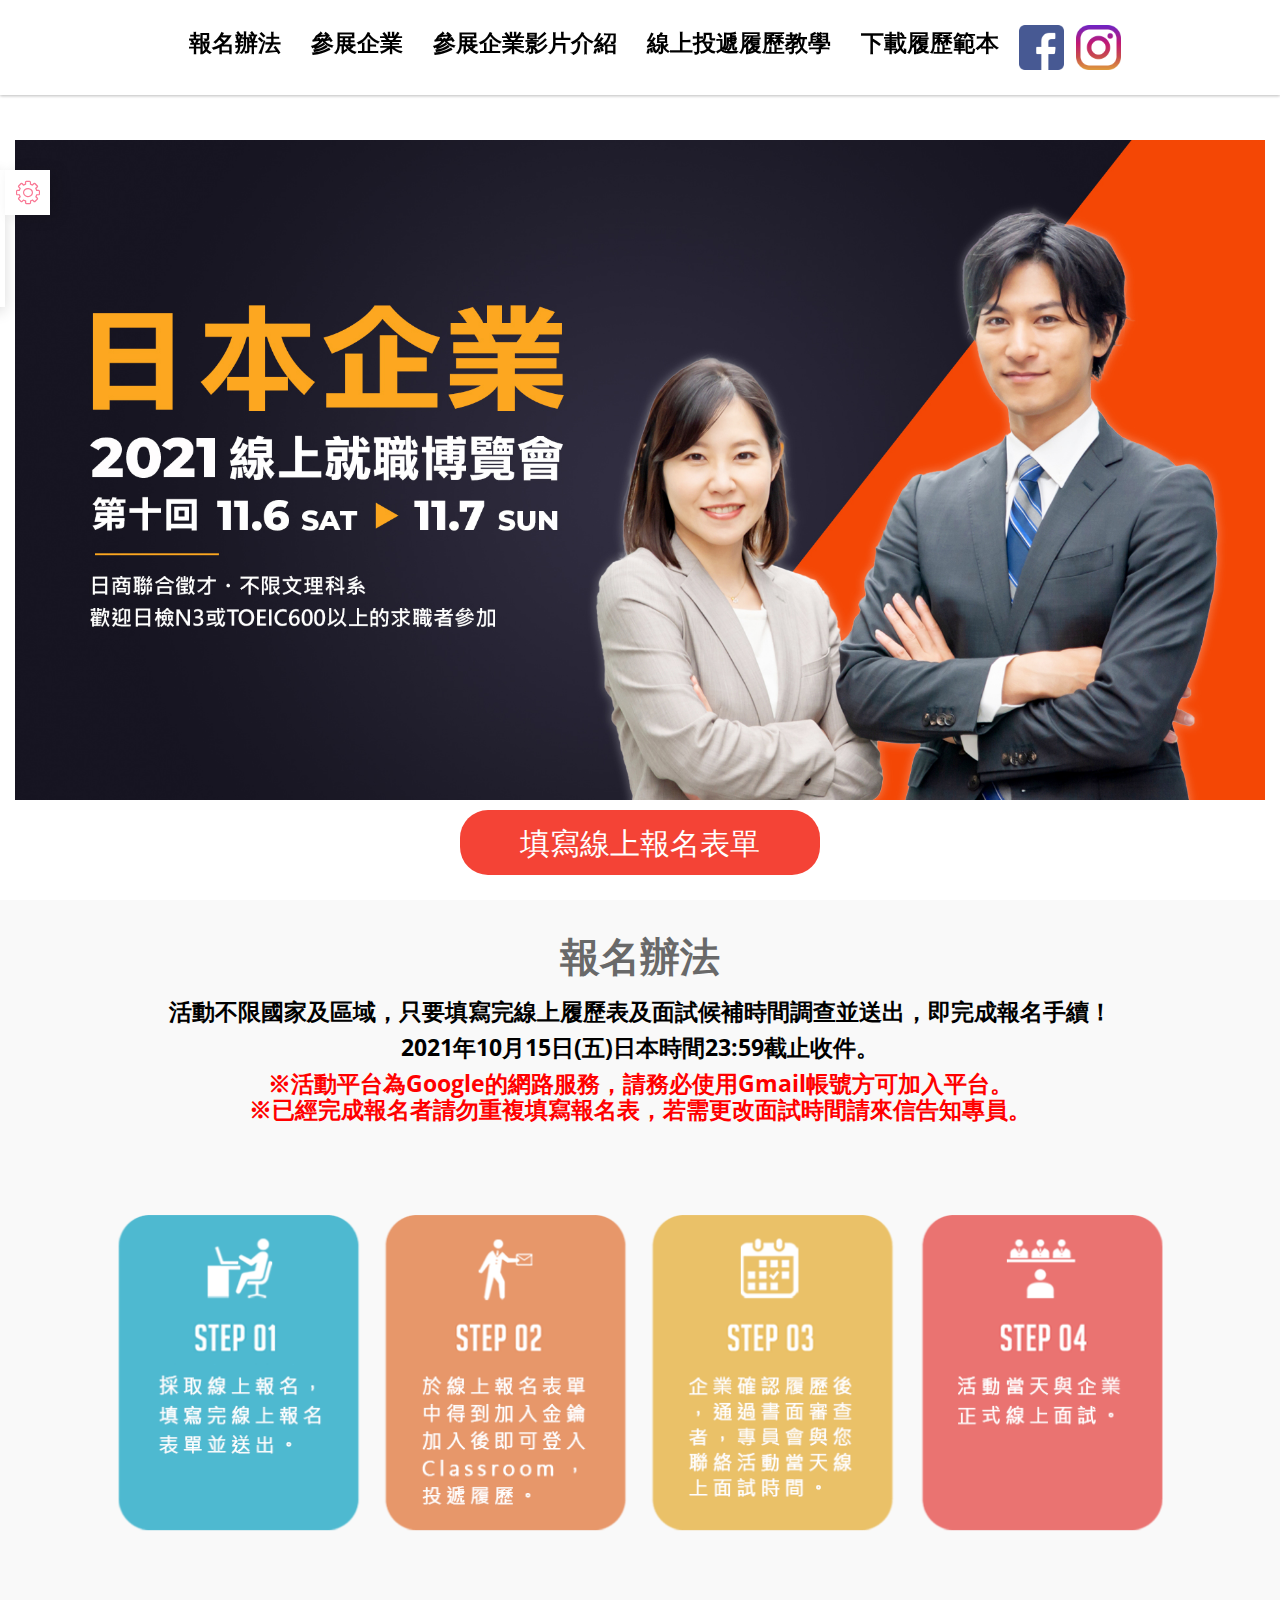
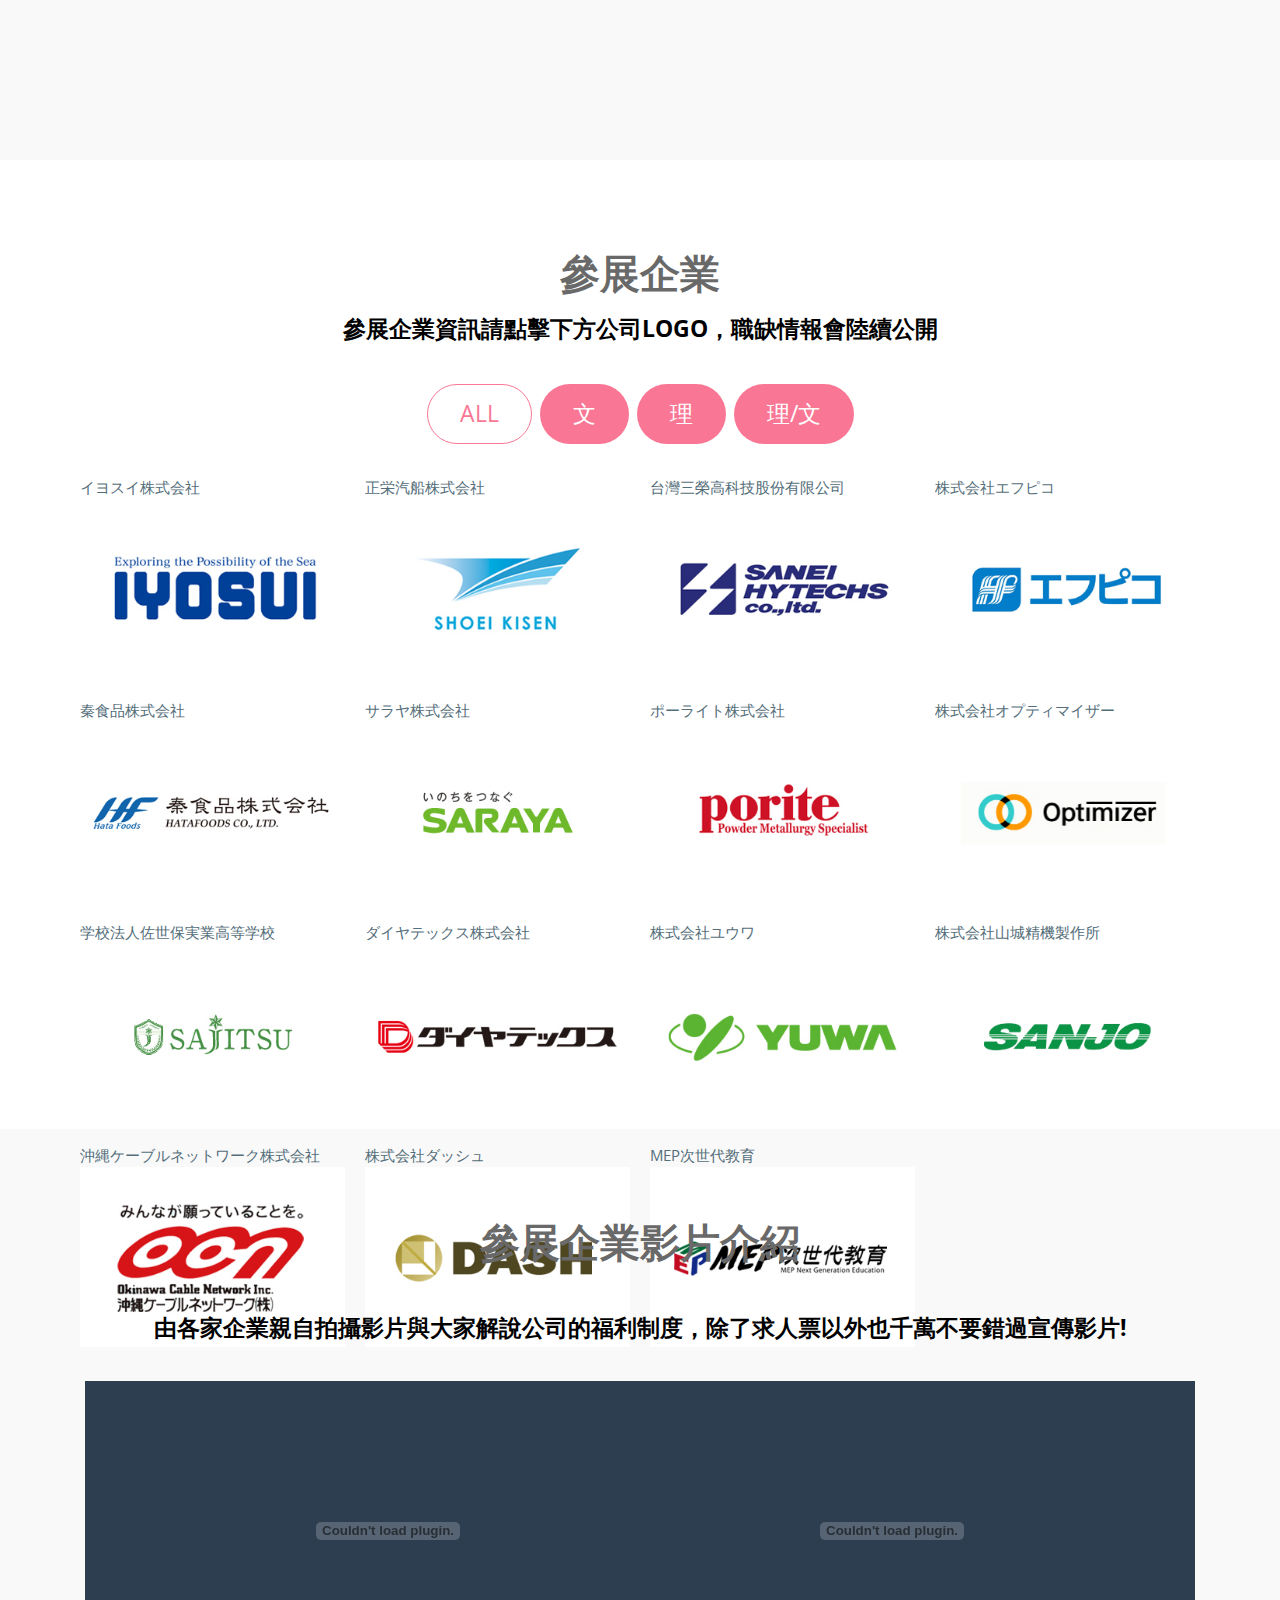
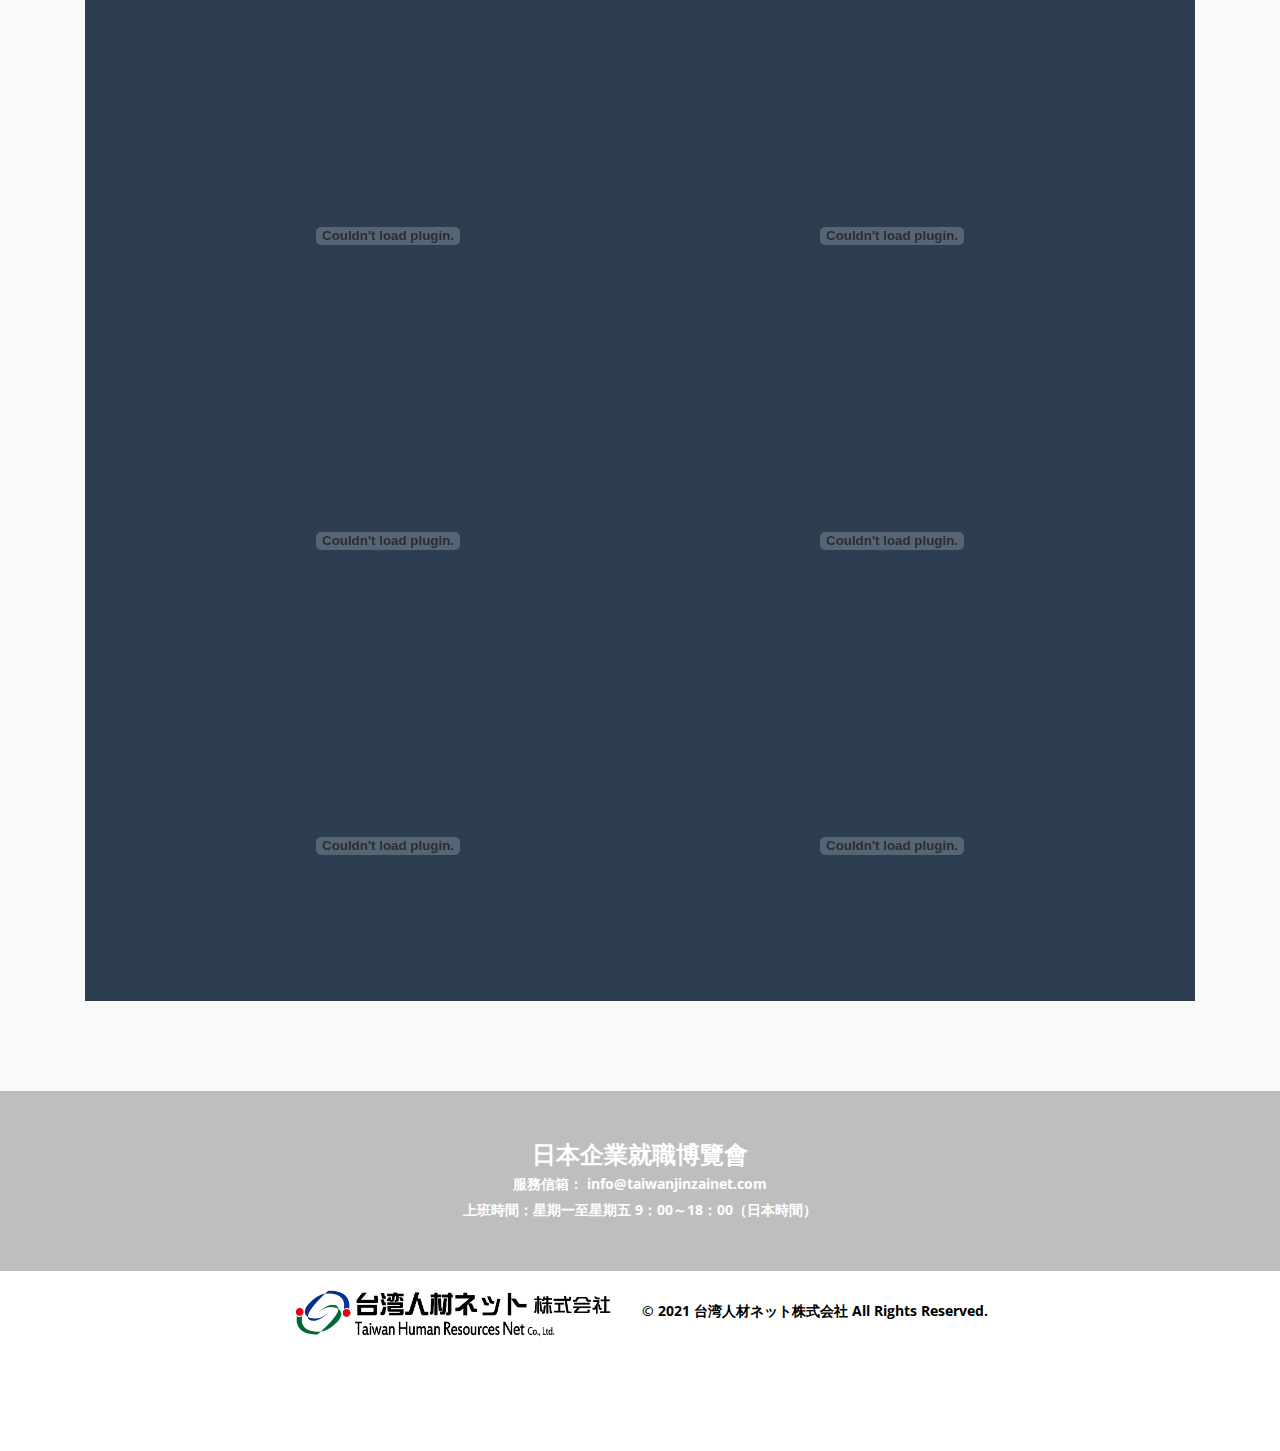
<file: index.html>
<!DOCTYPE html>
<html lang="en">
  <head>

    <!-- Required meta tags -->
    <meta charset="utf-8">
    <meta name="viewport" content="width=device-width, initial-scale=1, shrink-to-fit=no">
    <meta name="keywords" content="Bootstrap, Landing page, Template, Registration, Landing">
    <meta name="viewport" content="width=device-width, initial-scale=1, maximum-scale=1">
    <meta name="author" content="Grayrids">
    <title>2021第十屆日本企業就職博覽會</title>
	
    <!-- Facebook Pixel Code -->
    <script>
      !function(f,b,e,v,n,t,s)
      {if(f.fbq)return;n=f.fbq=function(){n.callMethod?
        n.callMethod.apply(n,arguments):n.queue.push(arguments)};
      if(!f._fbq)f._fbq=n;n.push=n;n.loaded=!0;n.version='2.0';
      n.queue=[];t=b.createElement(e);t.async=!0;
      t.src=v;s=b.getElementsByTagName(e)[0];
      s.parentNode.insertBefore(t,s)}(window, document,'script',
      'https://connect.facebook.net/en_US/fbevents.js');
      fbq('init', '114036350029214');
      fbq('track', 'PageView');
    </script>
	
    <noscript><img height="1" width="1" style="display:none"
      src="https://www.facebook.com/tr?id=114036350029214&ev=PageView&noscript=1"
    /></noscript>

    <!--CreAD-跳躍創新數位媒體行銷有限公司的google追蹤碼 Global site tag (gtag.js) - Google Ads: 663040440 
    <script async src="https://www.googletagmanager.com/gtag/js?id=AW-663040440"></script>
    <script>
        window.dataLayer = window.dataLayer || [];
        function gtag(){dataLayer.push(arguments);}
        gtag('js', new Date());

        gtag('config', 'AW-663040440');
    </script>


	
	
	<!-- Global site tag (gtag.js) - Google Ads: 404724135 -->
<script async src="https://www.googletagmanager.com/gtag/js?id=AW-404724135"></script>
<script>
  window.dataLayer = window.dataLayer || [];
  function gtag(){dataLayer.push(arguments);}
  gtag('js', new Date());

  gtag('config', 'AW-404724135');
</script>



<!-- Global site tag (gtag.js) - Google Analytics -->
<script async src="https://www.googletagmanager.com/gtag/js?id=G-Z5GCY8Z98F"></script>
<script>
  window.dataLayer = window.dataLayer || [];
  function gtag(){dataLayer.push(arguments);}
  gtag('js', new Date());

  gtag('config', 'G-Z5GCY8Z98F');
</script>
	
	
	    <!-- End Facebook Pixel Code -->
	
	
    <!-- Bootstrap CSS -->
    <link rel="stylesheet" href="css/bootstrap.min.css">
    <link rel="stylesheet" href="css/line-icons.css">
    <link rel="stylesheet" href="css/owl.carousel.css">
    <link rel="stylesheet" href="css/owl.theme.css">
    <link rel="stylesheet" href="css/nivo-lightbox.css">
    <link rel="stylesheet" href="css/magnific-popup.css">
    <link rel="stylesheet" href="css/animate.css">
    <link rel="stylesheet" href="css/color-switcher.css">
    <link rel="stylesheet" href="css/menu_sideslide.css">
    <link rel="stylesheet" href="css/main.css">    
    <link rel="stylesheet" href="css/responsive.css">
	<link rel="stylesheet" href="css/reveal.css">	
	<style>
      p {color: black; font-weight: bold;}
    </style>
	
	
	
	
  </head>
  
  <script type ="text/javascript">

    //action
    function fbViewContent(){
      fbq('track', 'ViewContent');
    }
	
    //線上報名保單
    function fbLead(){
      fbq('track', 'Lead');
    }
  </script>
  <!-- Event snippet for 註冊 conversion page In your html page, add the snippet and call gtag_report_conversion when someone clicks on the chosen link or button. -->
  <script>  


function gtag_report_conversion(url) {
  var callback = function () {
    if (typeof(url) != 'undefined') {
       window.open = url;
    }
  };
  gtag('event', 'conversion', {
      'send_to': '<!-- Event snippet for 填寫表單 conversion page
In your html page, add the snippet and call gtag_report_conversion when someone clicks on the chosen link or button. -->
<script>
function gtag_report_conversion(url) {
  var callback = function () {
    if (typeof(url) != 'undefined') {
      window.location = url;
    }
  };
  gtag('event', 'conversion', {
      'send_to': 'AW-404724135/ORFfCKWKv_wBEKez_sAB',
      'event_callback': callback
  });
  return false;

    </script>
	
  <body>

    <!-- Header Section Start -->
    <header id="slider-area">  
      <nav class="navbar navbar-expand-md fixed-top scrolling-navbar bg-white">
        <div class="container">          
          <!--<a class="navbar-brand" href="index.html"><span class="lni-bulb"></span>ESSENCE</a>
          <button class="navbar-toggler" type="button" data-toggle="collapse" data-target="#navbarCollapse" aria-controls="navbarCollapse" aria-expanded="false" aria-label="Toggle navigation">
            <i class="lni-menu"></i>
          </button> -->
          <div class="collapse navbar-collapse" id="navbarCollapse">
            <ul class="navbar-nav mr-auto w-100 justify-content-center">
            
              <!--<li class="nav-item">
                <a class="nav-link page-scroll" href="#activity-information" onclick="fbViewContent()"><P style="font-size:0.6cm;">活動資訊</P></a>
              </li>
			  -->
              
			  <li class="nav-item">
                <a class="nav-link page-scroll" href="#participation-method" onclick="fbViewContent()"><P style="font-size:0.6cm;">報名辦法</P></a>
              </li> 
			
			
              <!--<li class="nav-item">
                <a class="nav-link page-scroll" href="#transport-allowance" onclick="fbViewContent()"><P style="font-size:0.6cm;">交通補助</P></a>
              </li> 
				 -->	  
              <li class="nav-item">
                <a class="nav-link page-scroll" href="#portfolios" onclick="fbViewContent()"><P style="font-size:0.6cm;">參展企業</P></a>
              </li> 
			  
			  
			   <li class="nav-item">
                <a class="nav-link page-scroll" href="#activity-video" onclick="fbViewContent()"><P style="font-size:0.6cm;">參展企業影片介紹</P></a>
              </li> 
              
			  
               <!--<li class="nav-item">
                <a class="nav-link page-scroll" href="#guidedl_box" onclick="fbViewContent()"><P style="font-size:0.6cm;">參加指南</P></a>
              </li> -->
			  
			  
			  
              <!--<li class="nav-item">
                <a class="nav-link page-scroll" href="#activity-highlights" onclick="fbViewContent()"><P style="font-size:0.6cm;">活動花絮</P></a>
              </li> -->
              <li class="nav-item">
                <a class="nav-link page-scroll" href="https://bit.ly/2Oifd2D" target="_blank" onclick="fbViewContent()"><P style="font-size:0.6cm;">線上投遞履歷教學</P></a>
              </li>
			  <li class="nav-item">
                <a class="nav-link page-scroll" href="https://bit.ly/2L2COzg" target="_blank" onclick="fbViewContent()"><P style="font-size:0.6cm;">下載履歷範本</P></a>
              </li>
			  
              &nbsp;&nbsp;&nbsp;&nbsp;&nbsp;
              <li class="nav-item">
                <a href="https://bit.ly/32eqqTo"target="_blank" class="f_icon_btn" onclick="fbViewContent()"><img src="img/aaa/facebook.png" height="45"></a>
              </li> 
              &nbsp;&nbsp;&nbsp; 
              <li class="nav-item">
                <a href="https://bit.ly/2kbXRWl"target="_blank" class="f_icon_btn" onclick="fbViewContent()"><img src="img/aaa/instagram.png" height="45"></a> 
              </li>      
            </ul> 
          </div>             
        </div>
      </nav> 
	</header>
    <!-- Header img Start --------------------------------------------------------------------------------------------------------------------------------------------->
    <section class="Header img">
        <div class="container header_img" style="max-width: 100%; max-height: 100%; margin-top:-20px;">
            <img class="bg_img header_bg_img" src="img/aaa/bg.jpg" width="100%" >
            <img class="bg_img header_bg_img_app" src="img/aaa/bg.jpg" width="100%" >
        </div>
      </section>
      <!-- Header img End -->
	  
	  
	  
	  
	  

    <!-- Activity Information Start 活動資訊 --------------------------------------------------------------------------------------------------------------------------------------------->
	<!--<section id="activity-information" class="call-action section">
      <div style="max-width: 70%; margin: auto;" >
        <div class="container-fluid">
            <div class="section-header">          
                <h2 class="ex_title">活動資訊</h2>
              </div>
          <div class="row" >     
              <div class="col-lg-6 col-md-6 col-sm-6 col-xs-12 col-mb-12" >
                  <iframe src="https://www.google.com/maps/embed?pb=!1m18!1m12!1m3!1d3682.6630344415685!2d120.28868271541891!3d22.629055036597876!2m3!1f0!2f0!3f0!3m2!1i1024!2i768!4f13.1!3m3!1m2!1s0x346e0464b21efac1%3A0x4167c3e3a3d6fbb5!2z6I-v5ZyS5aSn6aOv5bqX!5e0!3m2!1szh-TW!2sjp!4v1578987424575!5m2!1szh-TW!2sjp" width="100%" height="450" frameborder="0" style="border:0;" allowfullscreen=""></iframe>
                  <P style="font-size:0.4cm; "> 日期 : 2020年11月21日(六) </P>
                  <P style="font-size:0.4cm; "> 時間 : 13 : 00 - 17 : 00 <span style="color: #ff0000;"> (最後入場時間：16:30)</span> </P>
                  <P style="font-size:0.4cm; "> 會場 : 高雄華園飯店六合館1F竹林廳</P>
                  <P style="font-size:0.4cm; "> 地址 : 高雄市前金區六合二路279號</P>
				  <P style="font-size:0.4cm; ">        <span style="color: #ff0000;">(市議會站步行約10分鐘) </span></P>
                  <P style="font-size:0.4cm; "> TEL : 07-241-0123 </P>
                </div>
              <div class="col-lg-6 col-md-6 col-sm-6 col-xs- col-mb-12" >
                  <iframe src="https://www.google.com/maps/embed?pb=!1m18!1m12!1m3!1d3614.8949329313755!2d121.54083161544685!3d25.037639444298616!2m3!1f0!2f0!3f0!3m2!1i1024!2i768!4f13.1!3m3!1m2!1s0x3442abd149394c53%3A0x51ab5a80533e862!2z5Y-w5YyX56aP6I-v5aSn6aOv5bqXVGhlIEhvd2FyZCBQbGF6YSBIb3RlbCBUYWlwZWk!5e0!3m2!1szh-TW!2sjp!4v1598516223357!5m2!1szh-TW!2sjp" width="100%" height="450" frameborder="0" style="border:0;" allowfullscreen=""></iframe>
                  <P style="font-size:0.4cm; "> 日期 : 2020年11月22日(日) </P>
                  <P style="font-size:0.4cm; "> 時間 : 13 : 00 - 17 : 00<span style="color: #ff0000;"> (最後入場時間：16:30)</span> </P>
                  <P style="font-size:0.4cm; "> 會場 : 台北福華大飯店3F金龍廳   </P>
                  <P style="font-size:0.4cm; "> 地址 : 台北市仁愛路三段160號 </P>				  				  
                  <P style="font-size:0.4cm; ">        <span style="color: #ff0000;">(忠孝復興2號出口或大安站5號出口步行約7分鐘) </span></P>
                  <P style="font-size:0.4cm; "> TEL : 02-2700-2323</P>
                </div>
          </div>
        </div>
        </div>
      </section>
	  -->
      <!-- Activity Information End -->
      
      <!-- Participation method Start 參加辦法 -->
      <section id="participation-method" class="call-action section">
          <div class="container" >
              <div class="section-header">          
                  <h2 class="ex_title">報名辦法</h2>
       
				<p class="section-subtitle" style="font-size:0.6cm;padding: bottom 40px;padding-top: 10px">活動不限國家及區域，只要填寫完線上履歷表及面試候補時間調查並送出，即完成報名手續！</p>  
				<p class="section-subtitle" style="font-size:0.6cm;padding: bottom 40px;padding-top: 10px">2021年10月15日(五)日本時間23:59截止收件。</p>  
<p class="section-subtitle" style="font-size:0.6cm;padding: bottom 40px;padding-top: 10px"><font color="#FF0000">※活動平台為Google的網路服務，請務必使用Gmail帳號方可加入平台。<br>※已經完成報名者請勿重複填寫報名表，若需更改面試時間請來信告知專員。</font></br></p>  

                <div class="col-lg-12 col-md-12 col-sm-12 col-xs-12 col-mb-12 ">
                    <img src="img/aaa/flow.png" class="flow_img">
                    <img src="img/aaa/flow_app.png" class="flow_app_img">
                </div>
            </div>
      </section>

    <!-- Transport Allowance Start 交通補助 --------------------------------------------------------------------------------------------------------------------------------------------->
	<!--<section id="transport-allowance" class="section">
        <div class="container">
          <div class="section-header">          
            <h2 class="ex_title">交通補助</h2>
          </div>
          <div class="row" style="max-width: 100%; margin: auto;"> 
            <div style="width:15%; ">
              <div  class="str-img">
                    <img class="str-img-i" src="img/aaa/pp4.jpg" style=" width: 70%;">
                    <p class="str-img-p">活動辦法</p>
              </div>
            </div>
              <div class="str-box">
                  <p>&nbsp;</p>
                  <p  style="font-size:0.5cm;">
                      身份為大學四年級生以上，及擁有大學學歷以上之35歲以下參展者，憑活動前一天或當天單張交通票據，即可依出發地及目的地現場領取交通補助！每人限補助一次。
<span style="color: #ff0000;"><br />※ 詳細領取細節請參考台湾人材ネット株式会社官網及臉書粉絲專業最新消息。</span><br />　
                  </p>
              </div>
          </div>
          <div class="row" style="max-width: 100%; margin: auto;">
            <div style="width:15%; ">
              <div  class="str-img">
                    <img class="str-img-i" src="img/aaa/pp5.jpg" style=" width: 70%;">
                    <p class="str-img-p">11/21高雄場</p>
              </div>
            </div>
            <div class="str-box">
              <div>
                  <p>&nbsp;</p>
                  <p>&nbsp;</p>
                <p style="font-size:0.5cm; "><span style="color: #ff0000;">新台幣200元交通補助金地區（報名編號A開頭）</span><br />嘉義市、嘉義縣、台南市、高雄市與屏東縣地區。</p>
                <p style="font-size:0.5cm; "><span style="color: #ff0000;">新台幣500元交通補助金地區（報名編號B開頭）</span><br />台東縣、台中市、彰化縣、南投縣、雲林縣與花蓮縣地區。</p>
                <p style="font-size:0.5cm; "><span style="color: #ff0000;">新台幣1,000元交通補助金地區（報名編號C開頭）</span><br />基隆市、台北市、新北市、桃園市、新竹市、新竹縣、苗栗縣、宜蘭縣、連江縣、澎湖縣、金門縣與海外地區。</p>
              </div>
            </div>

          </div>
          <div class="row" style="max-width: 100%; margin: auto;">
            <div style="width:15%; ">
              <div  class="str-img">
                <img  class="str-img-i" src="img/aaa/pp6.jpg" style=" width: 70%;">
                <p class="str-img-p">11/22台北場</p>
          </div>
            </div>

            <div class="str-box">
                <p>&nbsp;</p>
                <p>&nbsp;</p>
              <p style="font-size:0.5cm; "><span style="color: #ff0000;">新台幣200元交通補助金地區（報名編號A開頭）</span><br />基隆市、台北市、新北市、桃園市、新竹市、新竹縣、苗栗縣、宜蘭縣地區。</p>
              <p style="font-size:0.5cm; "><span style="color: #ff0000;">新台幣500元交通補助金地區（報名編號B開頭）</span><br />台中市、彰化縣、南投縣、雲林縣與花蓮縣地區。</p>
              <p style="font-size:0.5cm; "><span style="color: #ff0000;">新台幣1,000元交通補助金地區（報名編號C開頭）</span><br />嘉義市、嘉義縣、台南市、高雄市、屏東縣、台東縣、連江縣、澎湖縣、金門縣與海外地區。</p>
              <p style="font-size:0.5cm; ">&nbsp;</p>
            </div>

          </div>
          <div style="max-width: 100%; margin: auto;">
              <p><span style="color: #008000;"><strong><span style="font-size: x-large;">＊有關交通補助金之注意事項：</span></strong></span></p>
              <p style="font-size:0.5cm; "><strong>※ 補助條件：</strong>大學四年級生以上、碩博士生或社會人士（具大學以上學歷、年齡於35歲以下者）。<br />※ <strong><span style="color: #0000ff;"><u>持有報名編號</u></span></strong>〈完成台灣人材NET活動事前報名者〉。<br />※ 領取交通補助金者，需具備以下文件：<br />　1.附有照片之證明文件（例；身分證、駕照、健保卡、護照）<span style="color: #0000ff;"> <br /></span>　2.<span style="color: #0000ff;"><strong>交通票根</strong></span><br />　◎根據日期為<span style="color: #ff0000;">前一天或當天</span>，交通票根〈含機票〉<span style="color: #0000ff;"><strong>出發地</strong></span>及<span style="color: #0000ff;"><strong>目的地</strong></span><span style="color: #ff0000;"><br />　　〈非機票的票根目的地只限</span><span style="color: #ff0000;"><strong>高雄</strong>或<strong>台北</strong>〉，每人限補助一次！</strong></span><br/>　◎未能出示符合條件之票根者，僅可領取最低補助200元。<br/>※ 請事先準備至少４份履歷，與４間企業面談後領取證明貼紙，填寫完問卷後持以上資料於簽退處辦理。<br />※ 現場報名者不在補助範圍内。 <br />※ 若收到的報名編號與啓程地點不符，請盡快於截止時間前與專員聯繋更正，過了時限恕不受理更正。

          </div>
          
        </div>
      </section>
	  -->
      <!-- Transport Allowance End -->  


    <!-- Exhibitors Section 參展企業--------------------------------------------------------------------------------------------------------------------------------------------->
    <section id="portfolios" class="section" >
      <!-- Container Starts -->
      <div class="container">
        <div class="section-header">          
            <h2 class="ex_title">參展企業</h2>
       <!--<p class="section-subtitle" style="font-size:0.6cm;padding: bottom 100px;padding-top: 40px">求職者可選擇有興趣之攤位前往聆聽企業徵才說明，聽完後可自由選擇是否投遞履歷</p>  
        -->
		<p class="section-subtitle" style="font-size:0.6cm;padding: bottom 40px;padding-top: 10px">參展企業資訊請點擊下方公司LOGO，職缺情報會陸續公開</p>   	    
      </div>



      <div class="row">          
        <div class="col-md-12">
          <!-- Portfolio Controller/Buttons -->
          <div class="controls text-center">
            <a class="filter active btn btn-common btn-effect"  data-filter="all" style="font-size:0.6cm;" onclick="fbViewContent()">
              All 
            </a>
            <a class="filter btn btn-common btn-effect" data-filter=".a" style="font-size:0.6cm;" onclick="fbViewContent()">
              文 
            </a>
            <a class="filter btn btn-common btn-effect" data-filter=".b" style="font-size:0.6cm;" onclick="fbViewContent()">
              理
            </a>
            <a class="filter btn btn-common btn-effect" data-filter=".c" style="font-size:0.6cm;" onclick="fbViewContent()">
              理/文
            </a>
          </div>
          <!-- Portfolio Controller/Buttons Ends-->
        </div>
      </div>



        <!-- Portfolio Recent Projects -->
        <div id="portfolio" class="row">
		     
		<!-- 廠商的code -->
<div class="col-lg-3 col-md-6 col-xs-12 mix a">
    <div class="portfolio-item">
        <div class="shot-item">
            <div class="companyname">イヨスイ株式会社</div>
        <img src="img/aaa/logo/c1.jpg" alt="" />
        <div class="single-content">
        <div class="fancy-table">
          <div class="table-cell">
            <div class="zoom-icon">
            <a class="lightbox" href="https://bit.ly/3F4geRC"target="_blank" onclick="fbViewContent()"><i class="lni-zoom-in item-icon"></i></a>
            </div>
          </div>
        </div>
      </div>
    </div>               
  </div>
</div>
<div class="col-lg-3 col-md-6 col-xs-12 mix c">
    <div class="portfolio-item">
        <div class="shot-item">
            <div class="companyname">正栄汽船株式会社</div>
        <img src="img/aaa/logo/c2.jpg" alt="" />
        <div class="single-content">
        <div class="fancy-table">
          <div class="table-cell">
            <div class="zoom-icon">
            <a class="lightbox" href="https://bit.ly/3D2hClA"target="_blank" onclick="fbViewContent()"><i class="lni-zoom-in item-icon"></i></a>
            </div>
          </div>
        </div>
      </div>
    </div>               
  </div>
</div>
<div class="col-lg-3 col-md-6 col-xs-12 mix b">
    <div class="portfolio-item">
        <div class="shot-item">
            <div class="companyname">台灣三榮高科技股份有限公司</div>
        <img src="img/aaa/logo/c3.jpg" alt="" />
        <div class="single-content">
        <div class="fancy-table">
          <div class="table-cell">
            <div class="zoom-icon">
            <a class="lightbox" href="https://bit.ly/3AQVPNc"target="_blank" onclick="fbViewContent()"><i class="lni-zoom-in item-icon"></i></a>
            </div>
          </div>
        </div>
      </div>
    </div>               
  </div>
</div>
<div class="col-lg-3 col-md-6 col-xs-12 mix a">
    <div class="portfolio-item">
        <div class="shot-item">
            <div class="companyname">株式会社エフピコ</div>
        <img src="img/aaa/logo/c4.jpg" alt="" />
        <div class="single-content">
        <div class="fancy-table">
          <div class="table-cell">
            <div class="zoom-icon">
            <a class="lightbox" href="https://bit.ly/3mg1iHv"target="_blank" onclick="fbViewContent()"><i class="lni-zoom-in item-icon"></i></a>
            </div>
          </div>
        </div>
      </div>
    </div>               
  </div>
</div>
<div class="col-lg-3 col-md-6 col-xs-12 mix c">
    <div class="portfolio-item">
        <div class="shot-item">
            <div class="companyname">秦食品株式会社</div>
        <img src="img/aaa/logo/c5.jpg" alt="" />
        <div class="single-content">
        <div class="fancy-table">
          <div class="table-cell">
            <div class="zoom-icon">
            <a class="lightbox" href="https://bit.ly/2YfZYw1"target="_blank" onclick="fbViewContent()"><i class="lni-zoom-in item-icon"></i></a>
            </div>
          </div>
        </div>
      </div>
    </div>               
  </div>
</div>
<div class="col-lg-3 col-md-6 col-xs-12 mix c">
    <div class="portfolio-item">
        <div class="shot-item">
            <div class="companyname">サラヤ株式会社</div>
        <img src="img/aaa/logo/c6.jpg" alt="" />
        <div class="single-content">
        <div class="fancy-table">
          <div class="table-cell">
            <div class="zoom-icon">
            <a class="lightbox" href="https://bit.ly/3kTWzMb"target="_blank" onclick="fbViewContent()"><i class="lni-zoom-in item-icon"></i></a>
            </div>
          </div>
        </div>
      </div>
    </div>               
  </div>
</div>
<div class="col-lg-3 col-md-6 col-xs-12 mix b">
    <div class="portfolio-item">
        <div class="shot-item">
            <div class="companyname">ポーライト株式会社</div>
        <img src="img/aaa/logo/c7.jpg" alt="" />
        <div class="single-content">
        <div class="fancy-table">
          <div class="table-cell">
            <div class="zoom-icon">
            <a class="lightbox" href="https://bit.ly/2Y4T5Oj"target="_blank" onclick="fbViewContent()"><i class="lni-zoom-in item-icon"></i></a>
            </div>
          </div>
        </div>
      </div>
    </div>               
  </div>
</div>

<div class="col-lg-3 col-md-6 col-xs-12 mix b">
    <div class="portfolio-item">
        <div class="shot-item">
            <div class="companyname">株式会社オプティマイザー</div>
        <img src="img/aaa/logo/c8.jpg" alt="" />
        <div class="single-content">
        <div class="fancy-table">
          <div class="table-cell">
            <div class="zoom-icon">
            <a class="lightbox" href="https://bit.ly/3AWY95t"target="_blank" onclick="fbViewContent()"><i class="lni-zoom-in item-icon"></i></a>
            </div>
          </div>
        </div>
      </div>
    </div>               
  </div>
</div>


<div class="col-lg-3 col-md-6 col-xs-12 mix a">
    <div class="portfolio-item">
        <div class="shot-item">
            <div class="companyname">学校法人佐世保実業高等学校</div>
        <img src="img/aaa/logo/c9.jpg" alt="" />
        <div class="single-content">
        <div class="fancy-table">
          <div class="table-cell">
            <div class="zoom-icon">
            <a class="lightbox" href="https://bit.ly/3osl9FM"target="_blank" onclick="fbViewContent()"><i class="lni-zoom-in item-icon"></i></a>
            </div>
          </div>
        </div>
      </div>
    </div>               
  </div>
</div>


<div class="col-lg-3 col-md-6 col-xs-12 mix a">
    <div class="portfolio-item">
        <div class="shot-item">
            <div class="companyname">ダイヤテックス株式会社</div>
        <img src="img/aaa/logo/c10.jpg" alt="" />
        <div class="single-content">
        <div class="fancy-table">
          <div class="table-cell">
            <div class="zoom-icon">
            <a class="lightbox" href="https://bit.ly/3oJJSpc"target="_blank" onclick="fbViewContent()"><i class="lni-zoom-in item-icon"></i></a>
            </div>
          </div>
        </div>
      </div>
    </div>               
  </div>
</div>

<div class="col-lg-3 col-md-6 col-xs-12 mix b">
    <div class="portfolio-item">
        <div class="shot-item">
            <div class="companyname">株式会社ユウワ</div>
        <img src="img/aaa/logo/c11.jpg" alt="" />
        <div class="single-content">
        <div class="fancy-table">
          <div class="table-cell">
            <div class="zoom-icon">
            <a class="lightbox" href="https://bit.ly/3lgNLjE"target="_blank" onclick="fbViewContent()"><i class="lni-zoom-in item-icon"></i></a>
            </div>
          </div>
        </div>
      </div>
    </div>               
  </div>
</div>

<div class="col-lg-3 col-md-6 col-xs-12 mix c">
    <div class="portfolio-item">
        <div class="shot-item">
            <div class="companyname">株式会社山城精機製作所</div>
        <img src="img/aaa/logo/c12.jpg" alt="" />
        <div class="single-content">
        <div class="fancy-table">
          <div class="table-cell">
            <div class="zoom-icon">
            <a class="lightbox" href="https://bit.ly/2WGrEto"target="_blank" onclick="fbViewContent()"><i class="lni-zoom-in item-icon"></i></a>
            </div>
          </div>
        </div>
      </div>
    </div>               
  </div>
</div>

<div class="col-lg-3 col-md-6 col-xs-12 mix c">
    <div class="portfolio-item">
        <div class="shot-item">
            <div class="companyname">沖縄ケーブルネットワーク株式会社</div>
        <img src="img/aaa/logo/c13.jpg" alt="" />
        <div class="single-content">
        <div class="fancy-table">
          <div class="table-cell">
            <div class="zoom-icon">
            <a class="lightbox" href="https://bit.ly/30puXGH"target="_blank" onclick="fbViewContent()"><i class="lni-zoom-in item-icon"></i></a>
            </div>
          </div>
        </div>
      </div>
    </div>               
  </div>
</div>








<div class="col-lg-3 col-md-6 col-xs-12 mix a">
    <div class="portfolio-item">
        <div class="shot-item">
            <div class="companyname">株式会社ダッシュ</div>
        <img src="img/aaa/logo/c20.jpg" alt="" />
        <div class="single-content">
        <div class="fancy-table">
          <div class="table-cell">
            <div class="zoom-icon">
            <a class="lightbox" href="https://bit.ly/3zUnpYG"target="_blank" onclick="fbViewContent()"><i class="lni-zoom-in item-icon"></i></a>
            </div>
          </div>
        </div>
      </div>
    </div>               
  </div>
</div>
<div class="col-lg-3 col-md-6 col-xs-12 mix a">
    <div class="portfolio-item">
        <div class="shot-item">
            <div class="companyname">MEP次世代教育</div>
        <img src="img/aaa/logo/c21.jpg" alt="" />
        <div class="single-content">
        <div class="fancy-table">
          <div class="table-cell">
            <div class="zoom-icon">
            <a class="lightbox" href="https://bit.ly/3B2eaHq"target="_blank" onclick="fbViewContent()"><i class="lni-zoom-in item-icon"></i></a>
            </div>
          </div>
        </div>
      </div>
    </div>               
  </div>
</div>








  

		<!-- 廠商的code end -->
        
          
       
      <!-- Container Ends -->
    </section>
    <!-- Portfolio Section Ends --> 






	
	
	    <!-- Activity lottery Section Ends --> 
   
    <!-- 影片 --------------------------------------------------------------------------------------------------------------------------------------------->




<section id="activity-video" class="call-action section">


   <!-- Container Starts -->
       <div class="container">
        <div class="section-header">          
            <h2 class="ex_title">參展企業影片介紹</h2>
      <p class="section-subtitle" style="font-size:0.6cm;padding: bottom 100px;padding-top: 40px">由各家企業親自拍攝影片與大家解說公司的福利制度，除了求人票以外也千萬不要錯過宣傳影片!</p>    	    
      </div>




       <div id="carousel-area">
        <div id="carousel-slider" class="carousel slide carousel-fade" data-ride="carousel">
          <ol class="carousel-indicators">
         
      
          </ol>
          <div class="carousel-inner" role="listbox">
            <div class="carousel-item active">
              <div style='text-align: center; margin: 0 auto'>
	

				
						
				
				<object type='application/x-shockwave-flash' style='width:500px; height:300px;' data='https://www.youtube.com/v/Jm-ozTBa1Ac'>
                  <param name='movie' value='https://www.youtube.com/v/Jm-ozTBa1Ac' />
                </object>
				
			
				<!--<object type='application/x-shockwave-flash' style='width:500px; height:300px;' data='https://www.youtube.com/v/AakL7Uyqbm4'>
                  <param name='movie' value='https://www.youtube.com/v/AakL7Uyqbm4' />
                </object>-->

				<object type='application/x-shockwave-flash' style='width:500px; height:300px;' data='https://www.youtube.com/v/sywKFeXr9Dc'>
                  <param name='movie' value='https://www.youtube.com/v/sywKFeXr9Dc' />
                </object>


				
				<object type='application/x-shockwave-flash' style='width:500px; height:300px;' data='https://www.youtube.com/v/nrEOnqMbeRk'>
                  <param name='movie' value='https://www.youtube.com/v/nrEOnqMbeRk' />
                </object>
				
				
				<object type='application/x-shockwave-flash' style='width:500px; height:300px;' data='https://www.youtube.com/v/tcyl0aX0DUc'>
                  <param name='movie' value='https://www.youtube.com/v/tcyl0aX0DUc' />
                </object>
				
				
				
				<object type='application/x-shockwave-flash' style='width:500px; height:300px;' data='https://www.youtube.com/v/PcQCAhbaf88'>
                  <param name='movie' value='https://www.youtube.com/v/PcQCAhbaf88' />
                </object>
				
				<object type='application/x-shockwave-flash' style='width:500px; height:300px;' data='https://www.youtube.com/v/uBidSTC5Flw'>
                  <param name='movie' value='https://www.youtube.com/v/uBidSTC5Flw' />
                </object>
				
				
				<object type='application/x-shockwave-flash' style='width:500px; height:300px;' data='https://www.youtube.com/v/GSEZ61HKqag'>
                  <param name='movie' value='https://www.youtube.com/v/GSEZ61HKqag' />
                </object>
				
				
				<object type='application/x-shockwave-flash' style='width:500px; height:300px;' data='https://www.youtube.com/v/FxXvWYOzgqE'>
                  <param name='movie' value='https://www.youtube.com/v/FxXvWYOzgqE' />
                </object>
				
				
				
				
				
              </div>
            </div>
 
  </section>



<!--超過2部影片語法  --------------------------------------------------------------------------------------------------------------------------------------------->

<!--<section id="activity-video" class="call-action section">

      <div id="carousel-area">
        <div id="carousel-slider" class="carousel slide carousel-fade" data-ride="carousel">
          <ol class="carousel-indicators">
            <li data-target="#carousel-slider" data-slide-to="0" class="active"></li>
            <li data-target="#carousel-slider" data-slide-to="1"></li>
      
          </ol>
          <div class="carousel-inner" role="listbox">
            <div class="carousel-item active">
              <div style='text-align: center; margin: 0 auto'>
                <object type='application/x-shockwave-flash' style='width:500px; height:300px;' data='https://www.youtube.com/embed/YxeI8lSD4Fo'>
                  <param name='movie' value='https://www.youtube.com/embed/YxeI8lSD4Fo' />
                </object>
                <object type='application/x-shockwave-flash' style='width:500px; height:300px;' data='https://www.youtube.com/embed/CI7hH3T6a1g'>
                  <param name='movie' value='https://www.youtube.com/embed/CI7hH3T6a1g' />
                </object>

<object type='application/x-shockwave-flash' style='width:500px; height:300px;' data='https://www.youtube.com/embed/GfBy1ZnZMDQ'>
                  <param name='movie' value='https://www.youtube.com/embed/GfBy1ZnZMDQ' />
                </object>

<object type='application/x-shockwave-flash' style='width:500px; height:300px;' data='https://www.youtube.com/embed/qWNKYDF-qBo'>
                  <param name='movie' value='https://www.youtube.com/embed/qWNKYDF-qBo' />
                </object>

              </div>
            </div>

          <a class="carousel-control-prev" href="#carousel-slider" role="button" data-slide="prev">
            <span class="carousel-control" aria-hidden="true"><i class="lni-chevron-left"></i></span>
            <span class="sr-only">Previous</span>
          </a>
          <a class="carousel-control-next" href="#carousel-slider" role="button" data-slide="next">
            <span class="carousel-control" aria-hidden="true"><i class="lni-chevron-right"></i></span>
            <span class="sr-only">Next</span>
          </a>
        </div>
      </div> 

  </section>
<!-- activity-video Ends -->




<!-- guidedl_box Starts ----------------------------------------------------------------->


 <!--<section id="guidedl_box" class="section">
    <!-- Container Starts -->
     <!-- <div class="container">
        <div class="section-header">          
            <h2 class="ex_title">參加指南</h2>
      <p class="section-subtitle" style="font-size:0.6cm;padding: bottom 100px;padding-top: 40px">收錄最詳盡的企業情報及面試相關資訊、希望幫助到有志前來日本開拓新職涯的各位</p>  
        <br></br>  
      


<div class="guidedl_box">
 <iframe src="https://e.issuu.com/anonymous-embed.html?u=taiwanjinzainet&amp;d=_9_____" style="border:none;width:100%;height:600px;" allowfullscreen=""></iframe>
</div>
</section>
    <!-- guidedl_box End -->

	
    <!-- Activity highlights Section 活動花絮 --------------------------------------------------------------------------------------------------------------------------------------------->
     <!--<section id="activity-highlights" class="section">
      <!-- Container Starts -->
       <!--<div class="container">
        <div class="section-header">          
          <h2 class="ex_title">活動花絮</h2>
        </div>

        <div class="col-lg-12 col-md-12 col-sm-12 col-xs-12 col-mb-12">
            <img src="img/aaa/act1.jpg" alt="" width="100%"  >
        </div>
      </div>
      <!-- Container Ends -->
     <!--</section>
    <!-- Activity Highlights Section Ends --> 
	
      <!-- FAQ Start FAQ --------------------------------------------------------------------------------------------------------------------------------------------->
      <!--<section id="faq" class="call-action section">
          <div class="container">
              <div class="section-header">          
                  <h2 class="ex_title">常見問題及檔案下載</h2>
                </div>
              <!-- Row and Scroller Wrapper Starts -->
              <!--<div class="row" style="max-width: 85%; margin: auto;" >
                <div >
                    <a href="https://bit.ly/3nNfZS3" target="_blank" style="text-decoration:none;color:rgb(0, 0, 0); font-size:0.7cm;">/ 線上投遞履歷教學 &nbsp&nbsp</a>
                </div>
				
				<div >             
                <a href="https://bit.ly/3eWEKaI" target="_blank" style="text-decoration:none;color:rgb(0, 0, 0); font-size:0.7cm;">/ 面試注意須知 &nbsp&nbsp</a>				
				</div>			
				
				
				<!--<div >             
                <a href="https://bit.ly/3liXqEa" target="_blank" style="text-decoration:none;color:rgb(0, 0, 0); font-size:0.7cm;">/ 注意事項 &nbsp&nbsp</a>				
				</div>			
                  -->
                <!--<div >
                    <a href="https://bit.ly/2SC6KGv" target="_blank" style="text-decoration:none;color:rgb(0, 0, 0); font-size:0.7cm;">/ 服裝儀容篇 &nbsp&nbsp</a>
                </div>
                <div >
                    <a href="https://bit.ly/2L2COzg" target="_blank" style="text-decoration:none;color:rgb(0, 0, 0); font-size:0.7cm;">/ 履歷篇 &nbsp&nbsp</a>
                </div>
                <!--<div >
                    <a href="https://bit.ly/2zU8iVH" target="_blank" style="text-decoration:none;color:rgb(0, 0, 0); font-size:0.7cm;">/ 會後篇 &nbsp&nbsp</a>
                </div>
				 -->
				<!--<div >
                   <a href="https://bit.ly/3c6PSPP" target="_blank" style="text-decoration:none;color:rgb(0, 0, 0); font-size:0.7cm;">/ 歷年花絮 &nbsp&nbsp</a>
                </div>
              </div>
            </div>
      </section>
      <!-- FAQ End -->

    <!-- 公司 --> 
      <!-- --------------------------------------------------------------------------------------------------------------------------------------------->
      <section id="cmp" class="section" style="background: #BEBEBE; height: 150px;">
        <div class="container" style="text-align: center; margin-top: -40px;">
              <p style="color:#fff"><font size=5>日本企業就職博覽會</font><br/></p> 
              <p style="color:#fff">服務信箱： info@taiwanjinzainet.com<br/></p> 
              <p style="color:#fff">上班時間：星期一至星期五 9：00～18：00（日本時間）<br/><br/></p> 
        </div>
      </section>
      <section id="cmp" class="section" >
        <div class="container" style="text-align: center">
          <div class="row" style=" margin-top: -80px; margin-left: 15%;" >
          <div >
            <a href="https://taiwanjinzainet.com/"target="_blank" class="f_icon_btn_cp"><img src="img/aaa/logo5.png" alt="" height="65" >
          </div>
          <div style=" margin-top: 5%; ">
            <p> © 2021  台湾人材ネット株式会社 All Rights Reserved.</p>
          </div>
        </div>
        </div>
      </section>
    <!--  -->


    <!-- Footer Section Start -->
    <footer>
      <!-- Footer Area Start --> 
      <section class="footer-Content2" style="background-color: #fff;">
        <div class="container">
          <div class="row" ></div>    
              
              <div class="but2-box" >
                <div class="but2-box2" >
            <a href="https://reurl.cc/6a1oAy" target="_blank" class="button2" onclick="fbLead(); gtag_report_conversion('https://reurl.cc/6a1oAy');">填寫線上報名表單</a>
 
 <!--<a href="https://taiwanjinzainet.com/lp/form" target="_blank" class="button2" onclick="fbLead(); gtag_report_conversion('https://taiwanjinzainet.com/lp/form');">填寫線上報名表單</a>-->


          </div>
            </div>
      </section>
      <!-- Footer area End -->
    </footer>
    <!-- Footer Section End --> 

    <!-- Go To Top Link -->
    <a href="#" class="back-to-top">
      <i class="lni-arrow-up"></i>
    </a>


    <!-- 開頭圈圈動畫 -->
    <!-- <div id="loader">
      <div class="spinner">
        <div class="double-bounce1"></div>
        <div class="double-bounce2"></div>
      </div>
    </div> -->   
	
    <!-- pop img start 彈跳視窗-->
	<!--<div id="myModal" class="reveal-modal">
			<a href="https://bit.ly/2ZKoZwy" target="_blank"><img src="jamp_img.jpg" width="100%" ></a>
			<!--<img src="jamp_img.jpg" width="100%">
		<a class="close-reveal-modal">&#215;</a>
	</div>
    <!-- pop img end -->
		
    <!-- jQuery first, then Tether, then Bootstrap JS. -->
    <script src="js/jquery-min.js"></script>
    <script src="js/popper.min.js"></script>
    <script src="js/bootstrap.min.js"></script>
    <script src="js/classie.js"></script>
    <script src="js/color-switcher.js"></script>
    <script src="js/jquery.mixitup.js"></script>
    <script src="js/nivo-lightbox.js"></script>
    <script src="js/owl.carousel.js"></script>    
    <script src="js/jquery.stellar.min.js"></script>    
    <script src="js/jquery.nav.js"></script>    
    <script src="js/scrolling-nav.js"></script>    
    <script src="js/jquery.easing.min.js"></script>     
    <script src="js/wow.js"></script> 
    <script src="js/jquery.vide.js"></script>
    <script src="js/jquery.counterup.min.js"></script>    
    <script src="js/jquery.magnific-popup.min.js"></script>    
    <script src="js/waypoints.min.js"></script>    
    <script src="js/form-validator.min.js"></script>
    <script src="js/contact-form-script.js"></script>   
    <script src="js/main.js"></script>
    
	<!--script type="text/javascript" src="http://code.jquery.com/jquery-1.6.min.js"></script-->
	<script type="text/javascript" src="js/jquery-1.4.4.min.js"></script>
	<script type="text/javascript" src="js/jquery.reveal.js"></script>
	<script type="text/javascript">
		jQuery(document).ready(function() {
			jQuery('#myModal').reveal();
		});
	</script>
  </body>
</html>
</file>
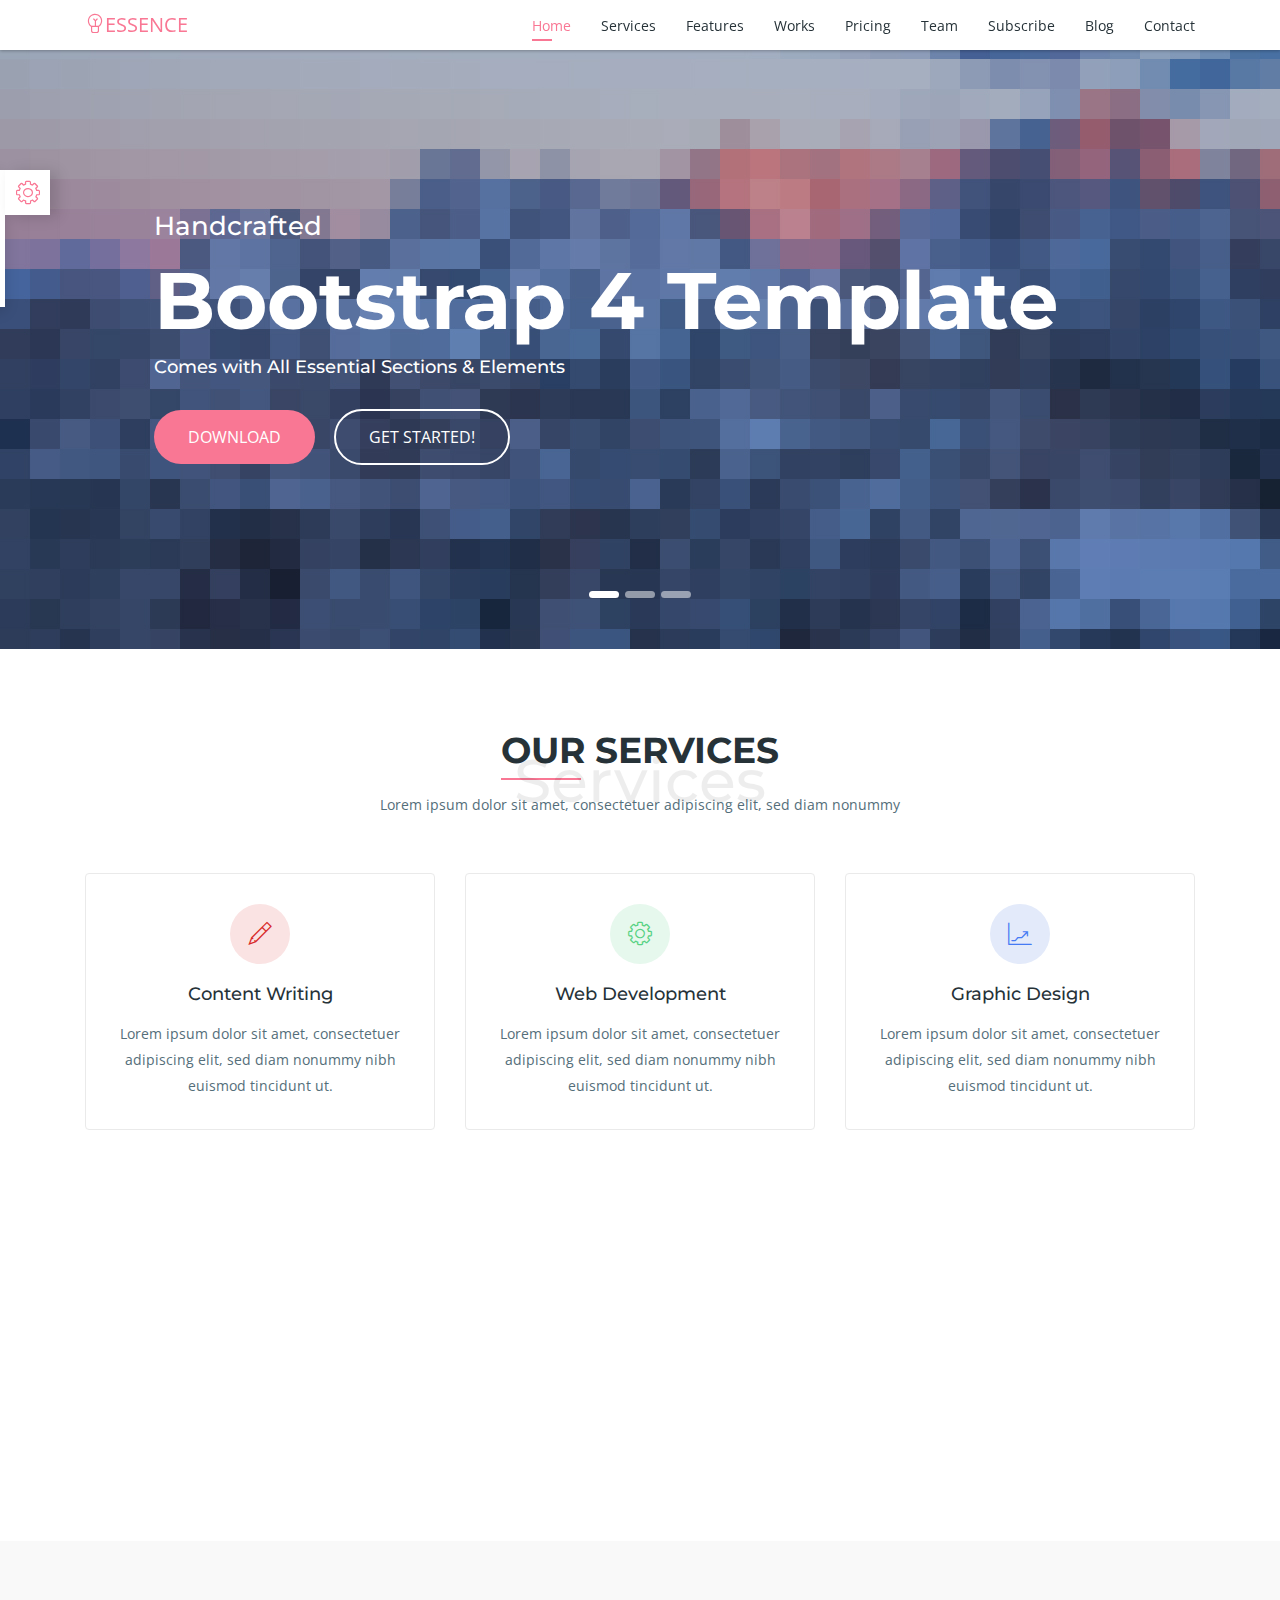
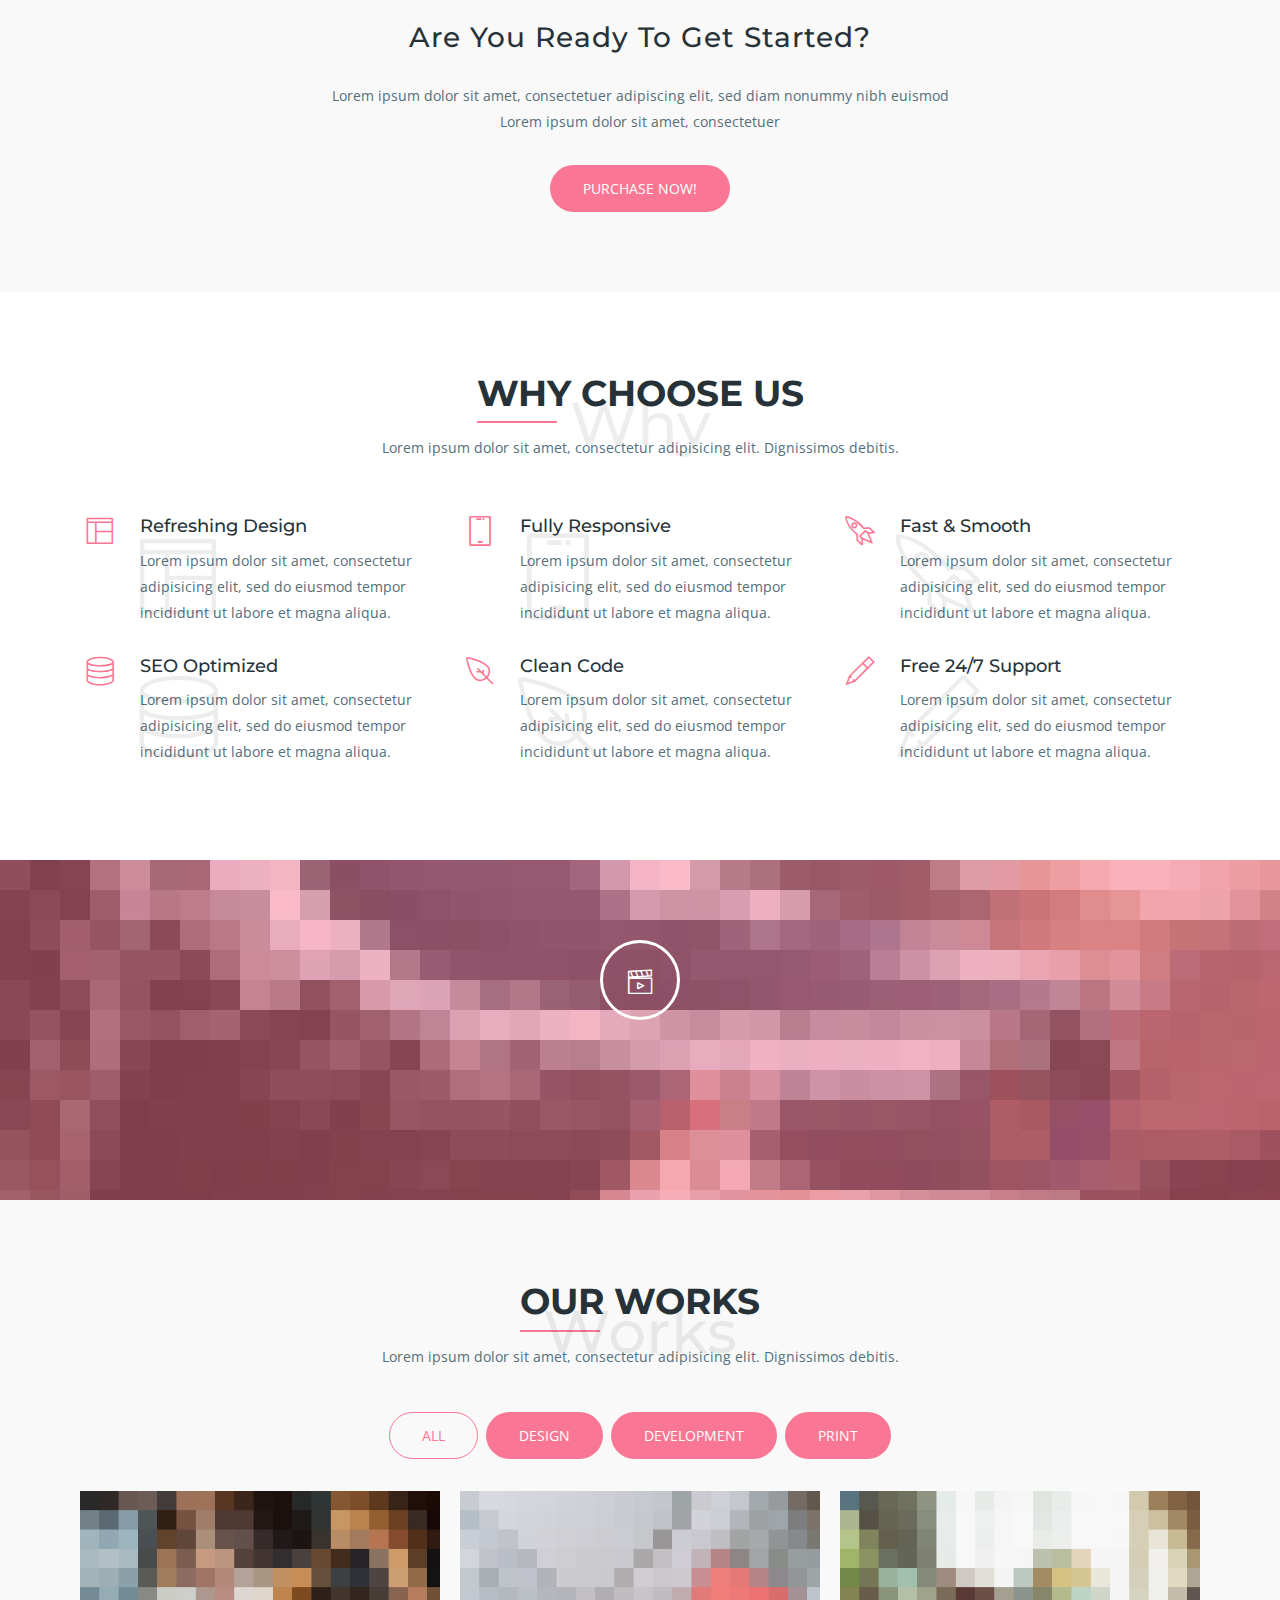
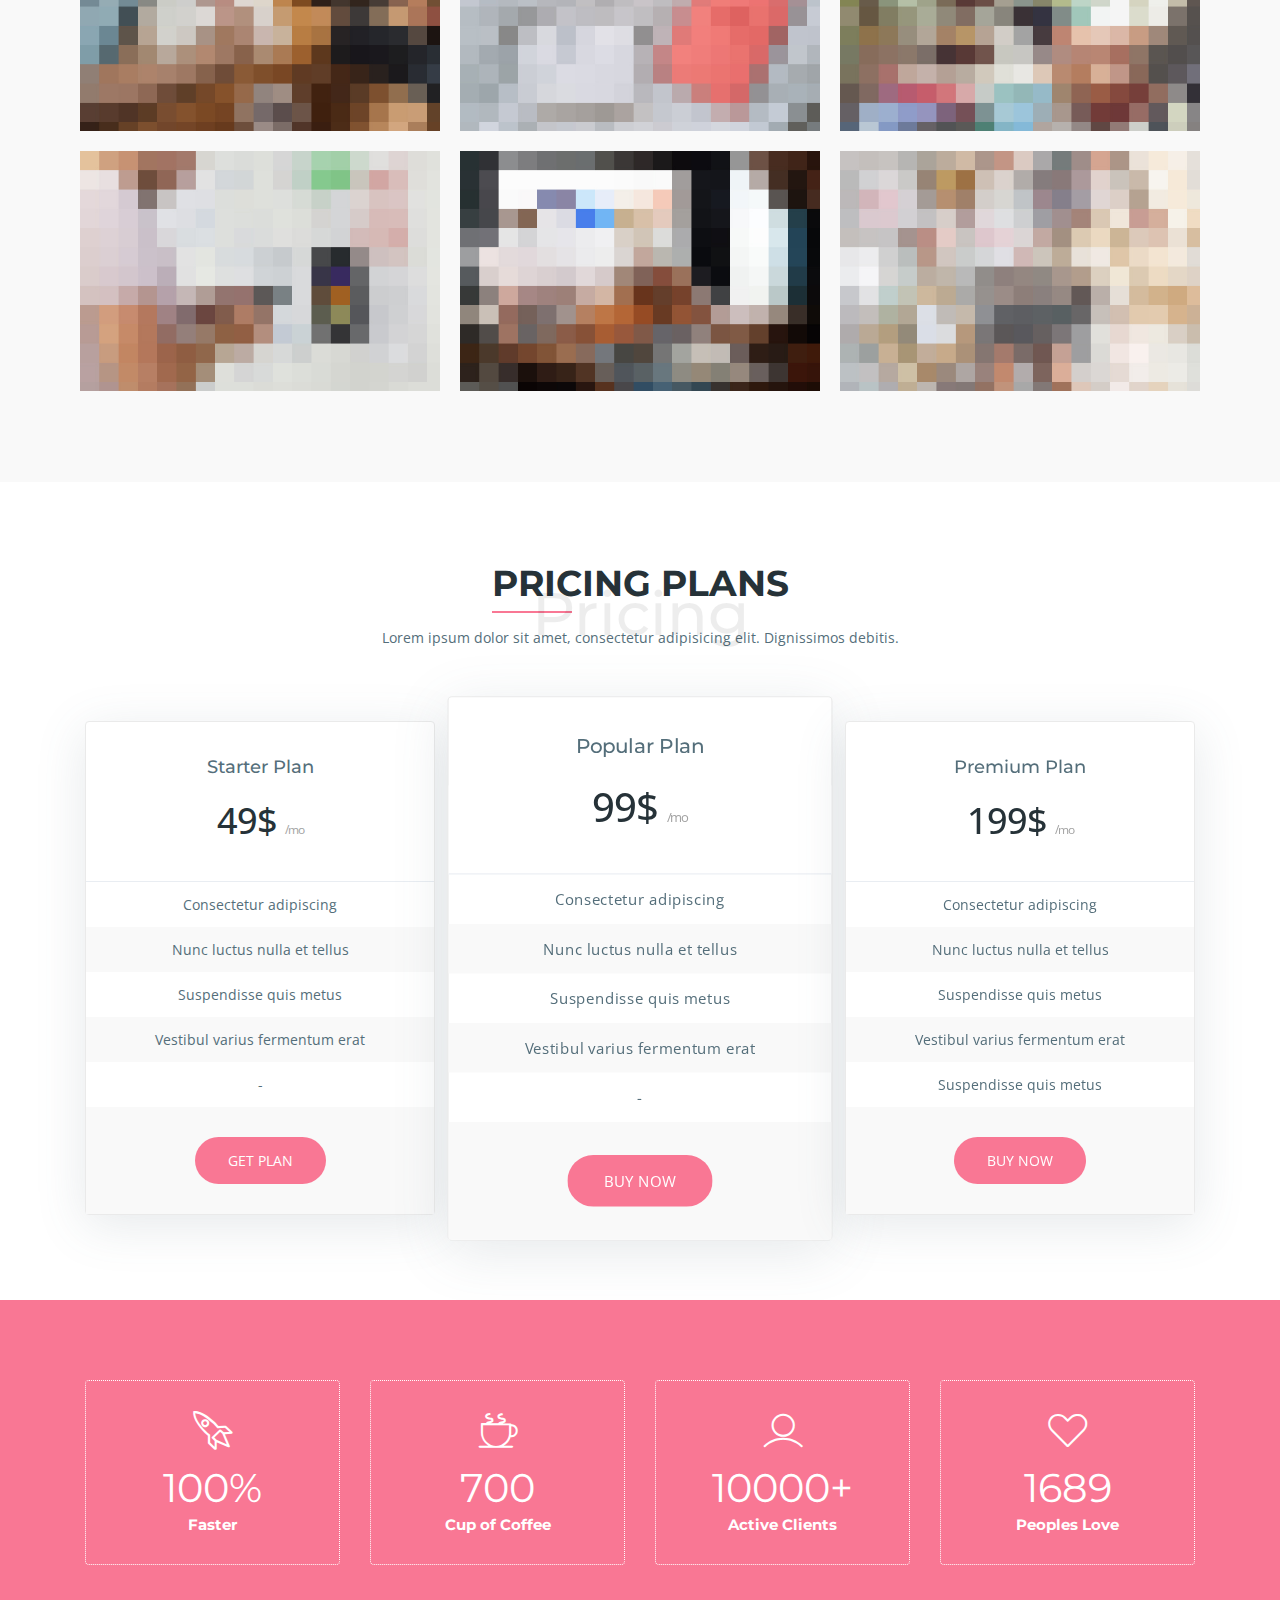
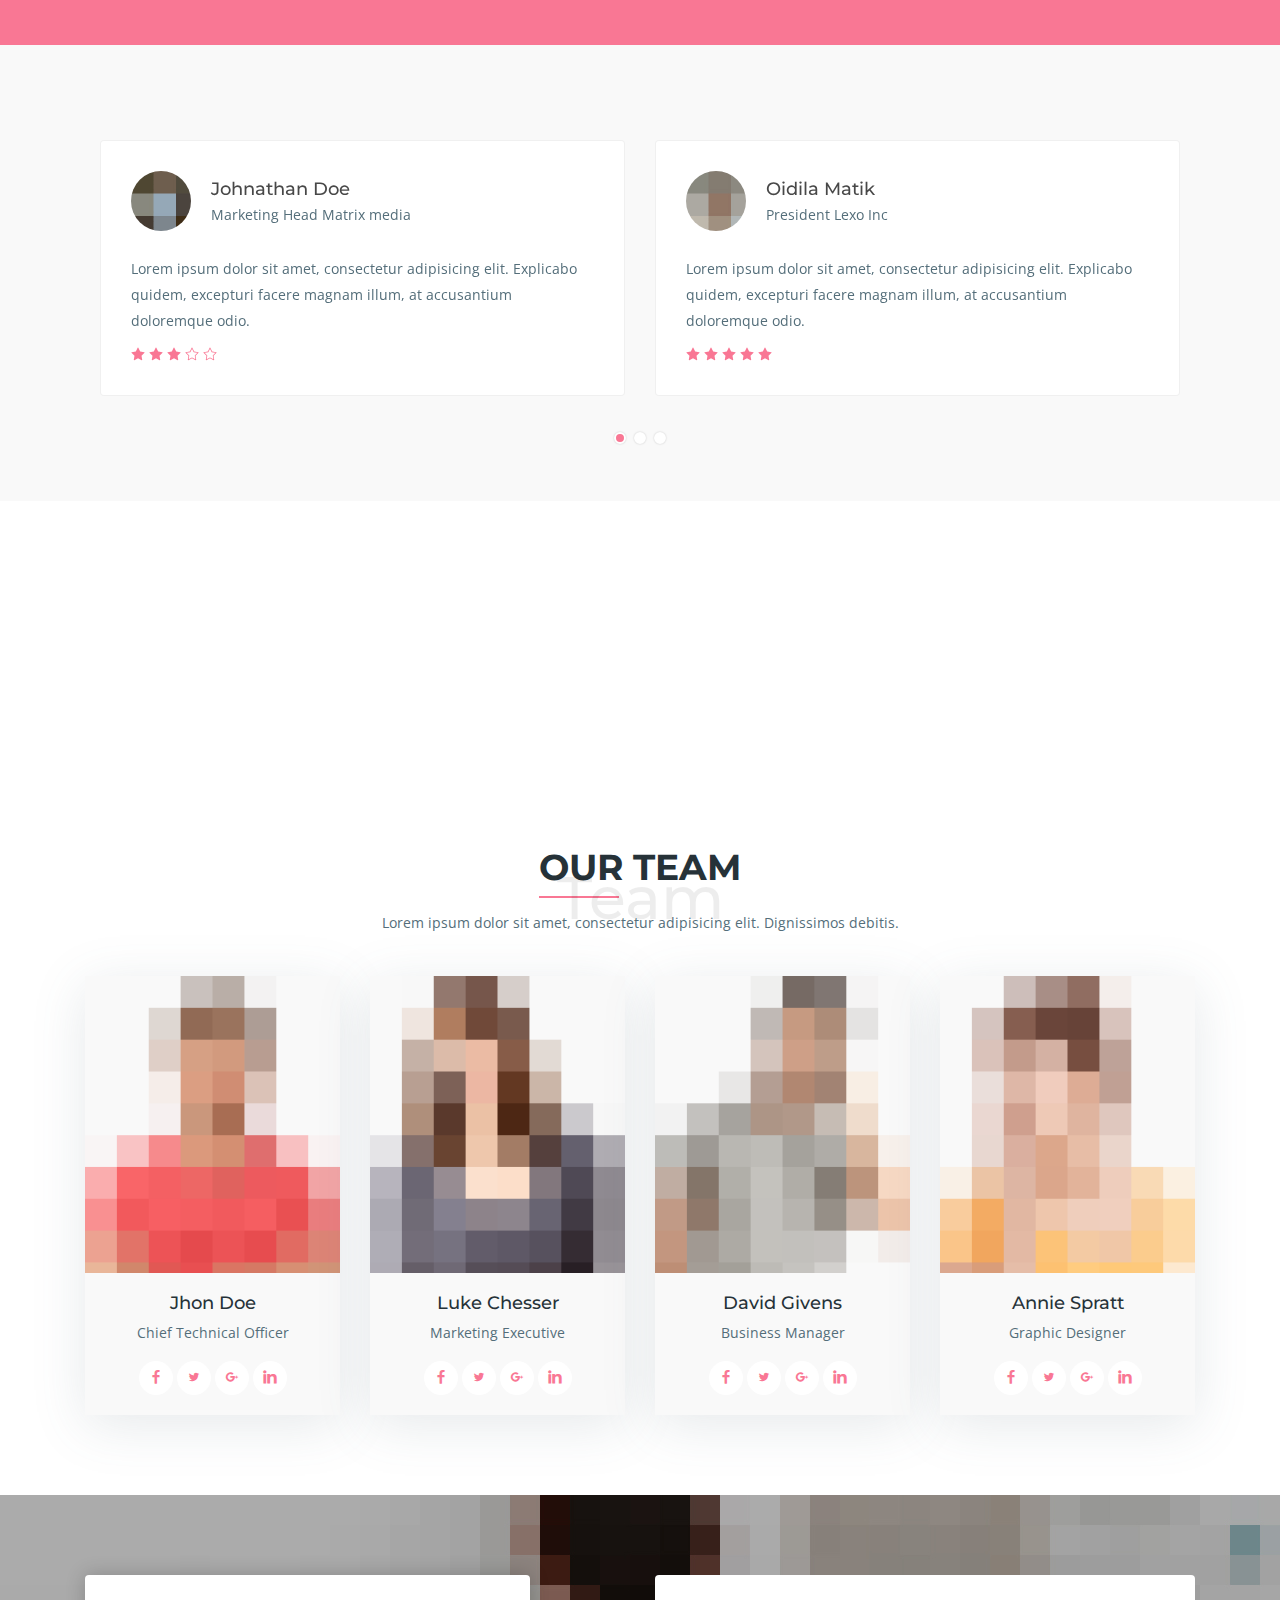
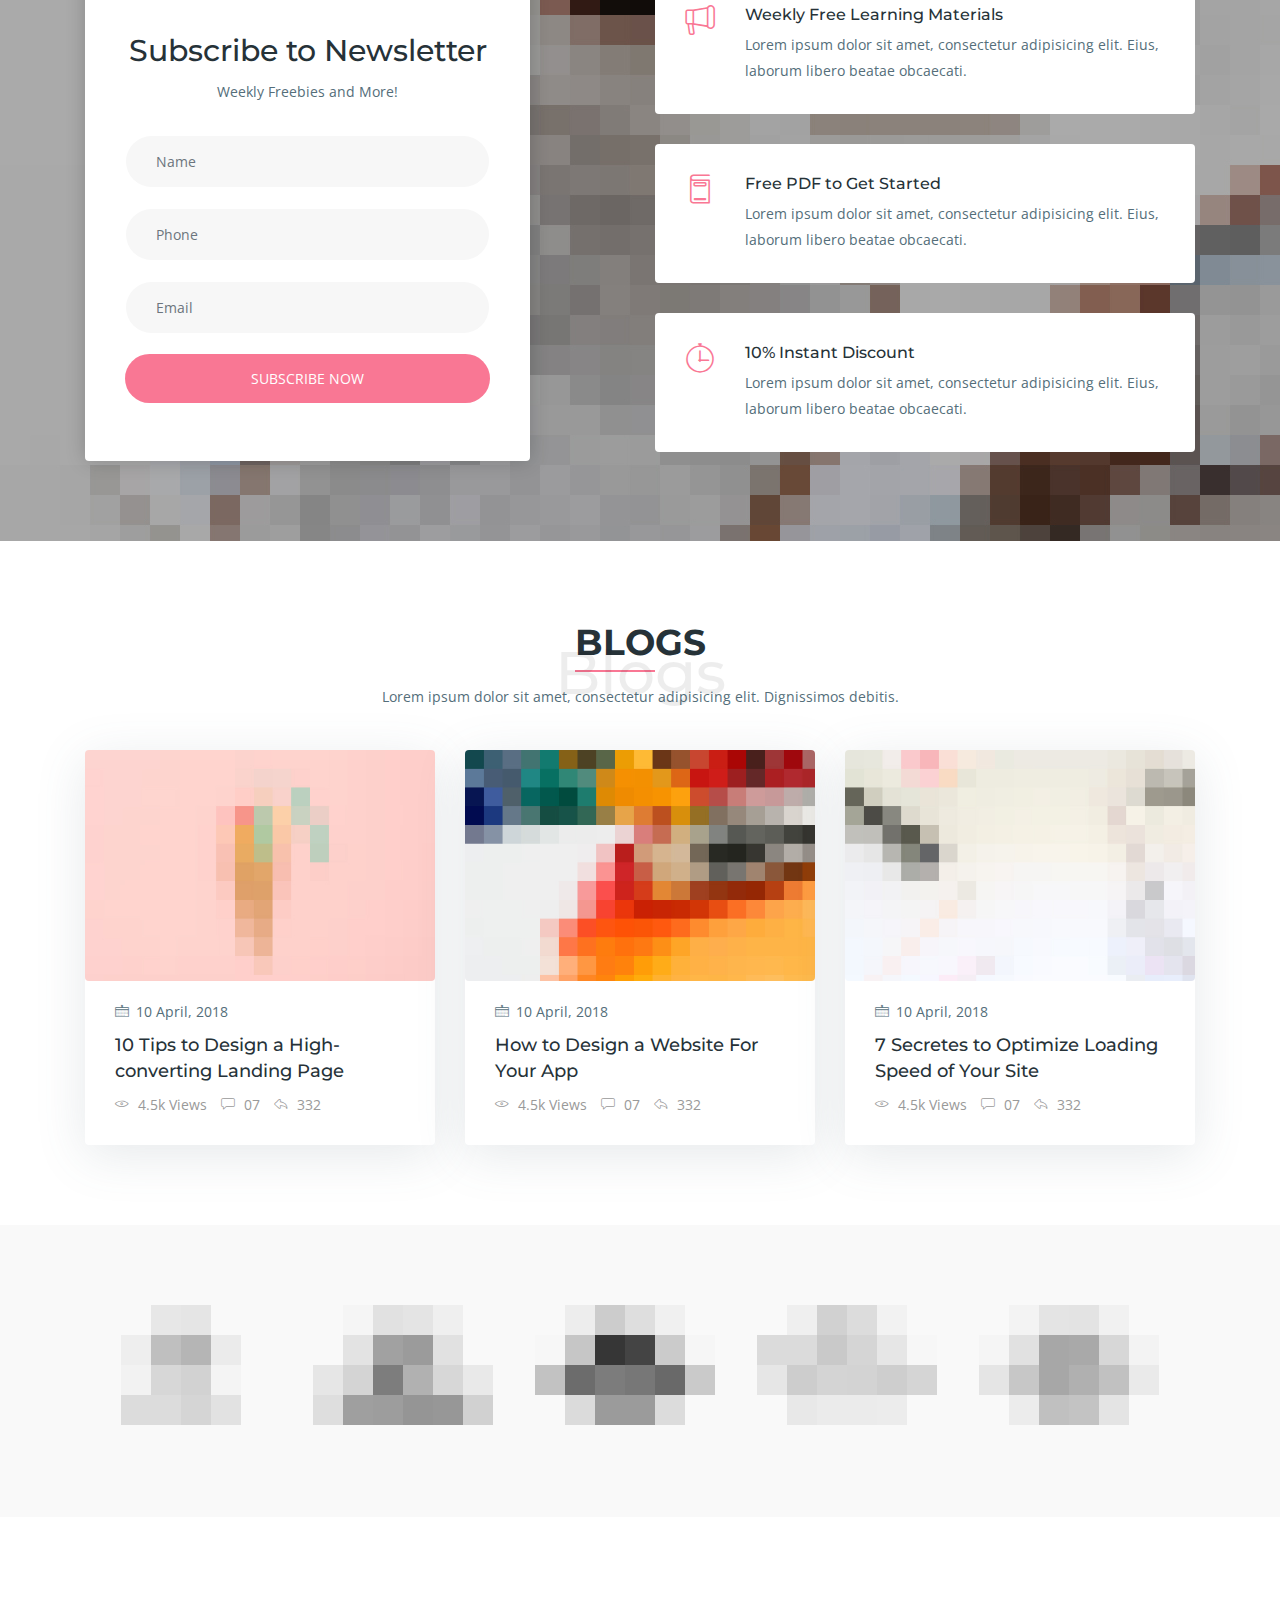
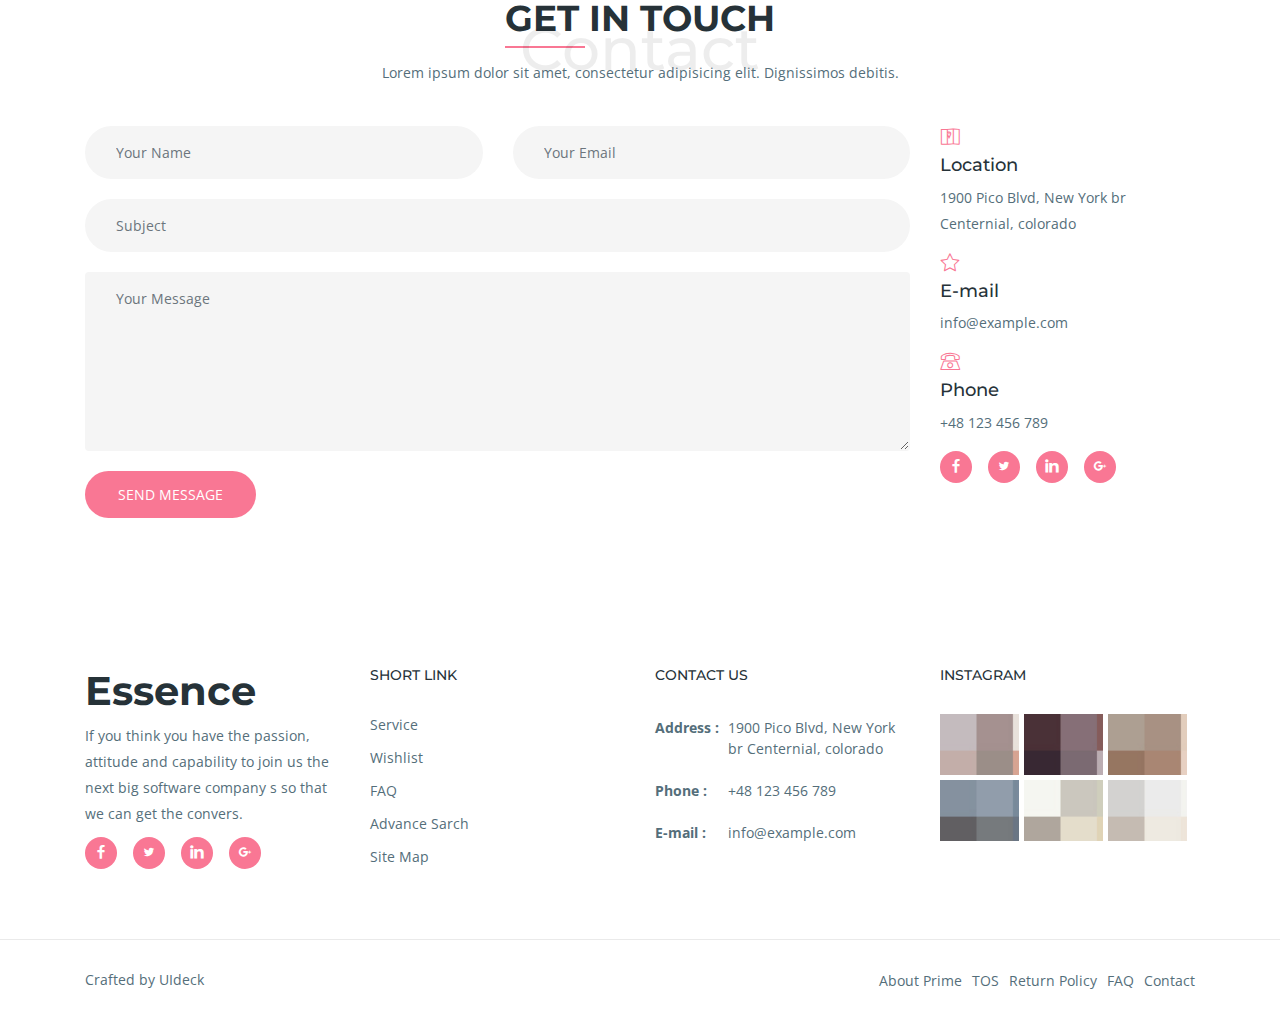
<file: 參考/essence-free-opl/index.html>
<!DOCTYPE html>
<html lang="en">
  <head>
    <!-- Required meta tags -->
    <meta charset="utf-8">
    <meta name="viewport" content="width=device-width, initial-scale=1, shrink-to-fit=no">
    <meta name="keywords" content="Bootstrap, Landing page, Template, Registration, Landing">
    <meta name="viewport" content="width=device-width, initial-scale=1, maximum-scale=1">
    <meta name="author" content="Grayrids">
    <title>Essence - Bootstrap 4 Template</title>

    <!-- Bootstrap CSS -->
    <link rel="stylesheet" href="css/bootstrap.min.css">
    <link rel="stylesheet" href="css/line-icons.css">
    <link rel="stylesheet" href="css/owl.carousel.css">
    <link rel="stylesheet" href="css/owl.theme.css">
    <link rel="stylesheet" href="css/nivo-lightbox.css">
    <link rel="stylesheet" href="css/magnific-popup.css">
    <link rel="stylesheet" href="css/animate.css">
    <link rel="stylesheet" href="css/color-switcher.css">
    <link rel="stylesheet" href="css/menu_sideslide.css">
    <link rel="stylesheet" href="css/main.css">    
    <link rel="stylesheet" href="css/responsive.css">

  </head>
  
  <body>
    <!-- Header Section Start -->
    <header id="slider-area">  
      <nav class="navbar navbar-expand-md fixed-top scrolling-navbar bg-white">
        <div class="container">          
          <a class="navbar-brand" href="index.html"><span class="lni-bulb"></span>ESSENCE</a>
          <button class="navbar-toggler" type="button" data-toggle="collapse" data-target="#navbarCollapse" aria-controls="navbarCollapse" aria-expanded="false" aria-label="Toggle navigation">
            <i class="lni-menu"></i>
          </button>
          <div class="collapse navbar-collapse" id="navbarCollapse">
            <ul class="navbar-nav mr-auto w-100 justify-content-end">
              <li class="nav-item">
                <a class="nav-link page-scroll" href="#slider-area">Home</a>
              </li>
              <li class="nav-item">
                <a class="nav-link page-scroll" href="#services">Services</a>
              </li>  
              <li class="nav-item">
                <a class="nav-link page-scroll" href="#features">Features</a>
              </li>                            
              <li class="nav-item">
                <a class="nav-link page-scroll" href="#portfolios">Works</a>
              </li>            
              <li class="nav-item">
                <a class="nav-link page-scroll" href="#pricing">Pricing</a>
              </li> 
              <li class="nav-item">
                <a class="nav-link page-scroll" href="#team">Team</a>
              </li>    
              <li class="nav-item">
                <a class="nav-link page-scroll" href="#subscribe">Subscribe</a>
              </li>
              <li class="nav-item">
                <a class="nav-link page-scroll" href="#blog">Blog</a>
              </li> 
              <li class="nav-item">
                <a class="nav-link page-scroll" href="#contact">Contact</a>
              </li> 
            </ul>              
          </div>
        </div>
      </nav> 

      <!-- Main Carousel Section -->
      <div id="carousel-area">
        <div id="carousel-slider" class="carousel slide carousel-fade" data-ride="carousel">
          <ol class="carousel-indicators">
            <li data-target="#carousel-slider" data-slide-to="0" class="active"></li>
            <li data-target="#carousel-slider" data-slide-to="1"></li>
            <li data-target="#carousel-slider" data-slide-to="2"></li>
          </ol>
          <div class="carousel-inner" role="listbox">
            <div class="carousel-item active">
              <img src="img/slider/bg-1.jpg" alt="">
              <div class="carousel-caption text-left">
                <h3 class="wow fadeInRight" data-wow-delay="0.2s">Handcrafted</h1>  
                <h2 class="wow fadeInRight" data-wow-delay="0.4s">Bootstrap 4 Template</h2>
                <h4 class="wow fadeInRight" data-wow-delay="0.6s">Comes with All Essential Sections & Elements</h4>
                <a href="#" class="btn btn-lg btn-common btn-effect wow fadeInRight" data-wow-delay="0.9s">Download</a>
                <a href="#" class="btn btn-lg btn-border wow fadeInRight" data-wow-delay="1.2s">Get Started!</a>
              </div>
            </div>
            <div class="carousel-item">
              <img src="img/slider/bg-3.jpg" alt="">
              <div class="carousel-caption text-center">
                <h3 class="wow fadeInDown" data-wow-delay="0.3s">Bundled With Tons of</h3>
                <h2 class="wow bounceIn" data-wow-delay="0.6s">Cutting-edge Features</h2> 
                <h4 class="wow fadeInUp" data-wow-delay="0.9s">Parallax, Video, Product, Premium Addons and More...</h4>
                <a href="#" class="btn btn-lg btn-common btn-effect wow fadeInUp" data-wow-delay="1.2s">View Works</a>
              </div>
            </div>
            <div class="carousel-item">
              <img src="img/slider/bg-2.jpg" alt="">
              <div class="carousel-caption text-center">
                <h3 class="wow fadeInDown" data-wow-delay="0.3s">Ready For</h3>
                <h2 class="wow fadeInRight" data-wow-delay="0.6s">Multi-purpose Websites</h2> 
                <h4 class="wow fadeInUp" data-wow-delay="0.6s">App, Business, SaaS and Landing Pages</h4>
                <a href="#" class="btn btn-lg btn-border wow fadeInUp" data-wow-delay="0.9s">Purchase</a>
              </div>
            </div>
          </div>
          <a class="carousel-control-prev" href="#carousel-slider" role="button" data-slide="prev">
            <span class="carousel-control" aria-hidden="true"><i class="lni-chevron-left"></i></span>
            <span class="sr-only">Previous</span>
          </a>
          <a class="carousel-control-next" href="#carousel-slider" role="button" data-slide="next">
            <span class="carousel-control" aria-hidden="true"><i class="lni-chevron-right"></i></span>
            <span class="sr-only">Next</span>
          </a>
        </div>
      </div>  

    </header>
    <!-- Header Section End --> 

    <!-- Services Section Start -->
    <section id="services" class="section">
      <div class="container">
        <div class="section-header">          
          <h2 class="section-title">Our Services</h2>
          <span>Services</span>
          <p class="section-subtitle">Lorem ipsum dolor sit amet, consectetuer adipiscing elit, sed diam nonummy</p>
        </div>
        <div class="row">
          <div class="col-lg-4 col-md-6 col-xs-12">
            <div class="item-boxes services-item wow fadeInDown" data-wow-delay="0.2s">
              <div class="icon color-1">
                <i class="lni-pencil"></i>
              </div>
              <h4>Content Writing</h4>
              <p>Lorem ipsum dolor sit amet, consectetuer adipiscing elit, sed diam nonummy nibh euismod tincidunt ut.</p>
            </div>
          </div>
          <div class="col-lg-4 col-md-6 col-xs-12">
            <div class="item-boxes services-item wow fadeInDown" data-wow-delay="0.4s">
              <div class="icon color-2">
                <i class="lni-cog"></i>
              </div>
              <h4>Web Development</h4>
              <p>Lorem ipsum dolor sit amet, consectetuer adipiscing elit, sed diam nonummy nibh euismod tincidunt ut.</p>
            </div>
          </div>
          <div class="col-lg-4 col-md-6 col-xs-12">
            <div class="item-boxes services-item wow fadeInDown" data-wow-delay="0.6s">
              <div class="icon color-3">
                <i class="lni-stats-up"></i>
              </div>
              <h4>Graphic Design</h4>
              <p>Lorem ipsum dolor sit amet, consectetuer adipiscing elit, sed diam nonummy nibh euismod tincidunt ut.</p>
            </div>
          </div>
          <div class="col-lg-4 col-md-6 col-xs-12">
            <div class="item-boxes services-item wow fadeInDown" data-wow-delay="0.8s">
              <div class="icon color-4">
                <i class="lni-layers"></i>
              </div>
              <h4>UI/UX Design</h4>
              <p>Lorem ipsum dolor sit amet, consectetuer adipiscing elit, sed diam nonummy nibh euismod tincidunt ut.</p>
            </div>
          </div>
          <div class="col-lg-4 col-md-6 col-xs-12">
            <div class="item-boxes services-item wow fadeInDown" data-wow-delay="1s">
              <div class="icon color-5">
                <i class="lni-tab"></i>
              </div>
              <h4>App Development</h4>
              <p>Lorem ipsum dolor sit amet, consectetuer adipiscing elit, sed diam nonummy nibh euismod tincidunt ut.</p>
            </div>
          </div>
          <div class="col-lg-4 col-md-6 col-xs-12">
            <div class="item-boxes services-item wow fadeInDown" data-wow-delay="1.2s">
              <div class="icon color-6">
                <i class="lni-briefcase"></i>
              </div>
              <h4>Digital Marketing</h4>
              <p>Lorem ipsum dolor sit amet, consectetuer adipiscing elit, sed diam nonummy nibh euismod tincidunt ut.</p>
            </div>
          </div>
        </div>
      </div>
    </section>
    <!-- Services Section End -->

    <!-- Call to Action Start -->
    <section class="call-action section">
      <div class="container">
        <div class="row justify-content-center">
          <div class="col-10">
            <div class="cta-trial text-center">
              <h3>Are You Ready To Get Started?</h3>
              <p>Lorem ipsum dolor sit amet, consectetuer adipiscing elit, sed diam nonummy nibh euismod<br> Lorem ipsum dolor sit amet, consectetuer</p>
              <a href="#" class="btn btn-common btn-effect">Purchase Now!</a>
            </div>
          </div>
        </div>
      </div>
    </section>
    <!-- Call to Action End -->

    <!-- Features Section Start -->
    <section id="features" class="section">
      <div class="container">
        <div class="section-header">          
          <h2 class="section-title">Why Choose Us</h2>
          <span>Why</span>
          <p class="section-subtitle">Lorem ipsum dolor sit amet, consectetur adipisicing elit. Dignissimos debitis.</p>
        </div>
        <div class="row">
          <!-- Start featured -->
          <div class="col-lg-4 col-md-6 col-xs-12">
            <div class="featured-box">
              <div class="featured-icon">
                <i class="lni-layout"></i>
              </div>
              <div class="featured-content">
                <div class="icon-o"><i class="lni-layout"></i></div>
                <h4>Refreshing Design</h4>
                <p>Lorem ipsum dolor sit amet, consectetur adipisicing elit, sed do eiusmod tempor incididunt ut labore et magna aliqua.</p>
              </div>
            </div>
          </div>
          <!-- End featured -->
          <!-- Start featured -->
          <div class="col-lg-4 col-md-6 col-xs-12">
            <div class="featured-box">
              <div class="featured-icon">
                <i class="lni-tab"></i>
              </div>
              <div class="featured-content">
                <div class="icon-o"><i class="lni-tab"></i></div>
                <h4>Fully Responsive</h4>
                <p>Lorem ipsum dolor sit amet, consectetur adipisicing elit, sed do eiusmod tempor incididunt ut labore et magna aliqua.</p>
              </div>
            </div>
          </div>
          <!-- End featured -->
          <!-- Start featured -->
          <div class="col-lg-4 col-md-6 col-xs-12">
            <div class="featured-box">
              <div class="featured-icon">
                <i class="lni-rocket"></i>
              </div>
              <div class="featured-content">
                <div class="icon-o"><i class="lni-rocket"></i></div>
                <h4>Fast & Smooth</h4>
                <p>Lorem ipsum dolor sit amet, consectetur adipisicing elit, sed do eiusmod tempor incididunt ut labore et magna aliqua.</p>
              </div>
            </div>
          </div>
          <!-- End featured -->
          <!-- Start featured -->
          <div class="col-lg-4 col-md-6 col-xs-12">
            <div class="featured-box">
              <div class="featured-icon">
                <i class="lni-database"></i>
              </div>
              <div class="featured-content">
                <div class="icon-o"><i class="lni-database"></i></div>
                <h4>SEO Optimized</h4>
                <p>Lorem ipsum dolor sit amet, consectetur adipisicing elit, sed do eiusmod tempor incididunt ut labore et magna aliqua.</p>
              </div>
            </div>
          </div>
          <!-- End featured -->
          <!-- Start featured -->
          <div class="col-lg-4 col-md-6 col-xs-12">
            <div class="featured-box">
              <div class="featured-icon">
                <i class="lni-leaf"></i>
              </div>
              <div class="featured-content">
                <div class="icon-o"><i class="lni-leaf"></i></div>
                <h4>Clean Code</h4>
                <p>Lorem ipsum dolor sit amet, consectetur adipisicing elit, sed do eiusmod tempor incididunt ut labore et magna aliqua.</p>
              </div>
            </div>
          </div>
          <!-- End featured -->
          <!-- Start featured -->
          <div class="col-lg-4 col-md-6 col-xs-12">
            <div class="featured-box">
              <div class="featured-icon">
                <i class="lni-pencil"></i>
              </div>
              <div class="featured-content">
                <div class="icon-o"><i class="lni-pencil"></i></div>
                <h4>Free 24/7 Support</h4>
                <p>Lorem ipsum dolor sit amet, consectetur adipisicing elit, sed do eiusmod tempor incididunt ut labore et magna aliqua.</p>
              </div>
            </div>
          </div>
          <!-- End featured -->
        </div>
      </div>
    </section>
    <!-- Features Section End -->    

    <!-- Start Video promo Section -->
    <section class="video-promo section">
      <div class="overlay"></div>
      <div class="container">
        <div class="row">
          <div class="col-md-12 col-sm-12">
              <div class="video-promo-content text-center">
                <a href="https://www.youtube.com/embed/LSgBpbgTlhw" class="video-popup"><i class="lni-film-play"></i></a>
                <h2 class="wow zoomIn" data-wow-duration="1000ms" data-wow-delay="100ms">Our Introductory Video</h2>
                <p class="wow zoomIn" data-wow-duration="1000ms" data-wow-delay="100ms">Learn more about us, its only 30mins</p>
              </div>
          </div>
        </div>
      </div>
    </section>
    <!-- End Video Promo Section -->

    <!-- Portfolio Section -->
    <section id="portfolios" class="section">
      <!-- Container Starts -->
      <div class="container">
        <div class="section-header">          
          <h2 class="section-title">Our Works</h2>
          <span>Works</span>
          <p class="section-subtitle">Lorem ipsum dolor sit amet, consectetur adipisicing elit. Dignissimos debitis.</p>
        </div>
        <div class="row">          
          <div class="col-md-12">
            <!-- Portfolio Controller/Buttons -->
            <div class="controls text-center">
              <a class="filter active btn btn-common btn-effect" data-filter="all">
                All 
              </a>
              <a class="filter btn btn-common btn-effect" data-filter=".design">
                Design 
              </a>
              <a class="filter btn btn-common btn-effect" data-filter=".development">
                Development
              </a>
              <a class="filter btn btn-common btn-effect" data-filter=".print">
                Print 
              </a>
            </div>
            <!-- Portfolio Controller/Buttons Ends-->
          </div>
        </div>

        <!-- Portfolio Recent Projects -->
        <div id="portfolio" class="row">
          <div class="col-lg-4 col-md-6 col-xs-12 mix development print">
            <div class="portfolio-item">
              <div class="shot-item">
                <img src="img/portfolio/img-1.jpg" alt="" />  
                <div class="single-content">
                  <div class="fancy-table">
                    <div class="table-cell">
                      <div class="zoom-icon">
                        <a class="lightbox" href="img/portfolio/img-1.jpg"><i class="lni-zoom-in item-icon"></i></a>
                      </div>
                      <a href="#">View Project</a>
                    </div>
                  </div>
                </div>
              </div>               
            </div>
          </div>
          <div class="col-lg-4 col-md-6 col-xs-12 mix design print">
            <div class="portfolio-item">
              <div class="shot-item">
                <img src="img/portfolio/img-2.jpg" alt="" /> 
                <div class="single-content">
                  <div class="fancy-table">
                    <div class="table-cell">
                      <div class="zoom-icon">
                        <a class="lightbox" href="img/portfolio/img-2.jpg"><i class="lni-zoom-in item-icon"></i></a>
                      </div>
                      <a href="#">View Project</a>
                    </div>
                  </div>
                </div>
              </div>               
            </div>
          </div>
          <div class="col-lg-4 col-md-6 col-xs-12 mix development">
            <div class="portfolio-item">
              <div class="shot-item">
                <img src="img/portfolio/img-3.jpg" alt="" />  
                <div class="single-content">
                  <div class="fancy-table">
                    <div class="table-cell">
                      <div class="zoom-icon">
                        <a class="lightbox" href="img/portfolio/img-3.jpg"><i class="lni-zoom-in item-icon"></i></a>
                      </div>
                      <a href="#">View Project</a>
                    </div>
                  </div>
                </div>
              </div>               
            </div>
          </div>
          <div class="col-lg-4 col-md-6 col-xs-12 mix development design">
            <div class="portfolio-item">
              <div class="shot-item">
                <img src="img/portfolio/img-4.jpg" alt="" /> 
                <div class="single-content">
                  <div class="fancy-table">
                    <div class="table-cell">
                      <div class="zoom-icon">
                        <a class="lightbox" href="img/portfolio/img-4.jpg"><i class="lni-zoom-in item-icon"></i></a>
                      </div>
                      <a href="#">View Project</a>
                    </div>
                  </div>
                </div>
              </div>               
            </div>
          </div>
          <div class="col-lg-4 col-md-6 col-xs-12 mix development">
            <div class="portfolio-item">
              <div class="shot-item">
                <img src="img/portfolio/img-5.jpg" alt="" />  
                <div class="single-content">
                  <div class="fancy-table">
                    <div class="table-cell">
                      <div class="zoom-icon">
                        <a class="lightbox" href="img/portfolio/img-5.jpg"><i class="lni-zoom-in item-icon"></i></a>
                      </div>
                      <a href="#">View Project</a>
                    </div>
                  </div>
                </div>
              </div>               
            </div>
          </div>
          <div class="col-lg-4 col-md-6 col-xs-12 mix print design">
            <div class="portfolio-item">
              <div class="shot-item">
                <img src="img/portfolio/img-6.jpg" alt="" />  
                <div class="single-content">
                  <div class="fancy-table">
                    <div class="table-cell">
                      <div class="zoom-icon">
                        <a class="lightbox" href="img/portfolio/img-6.jpg"><i class="lni-zoom-in item-icon"></i></a>
                      </div>
                      <a href="#">View Project</a>
                    </div>
                  </div>
                </div>
              </div>               
            </div>
          </div>
        </div>
      </div>
      <!-- Container Ends -->
    </section>
    <!-- Portfolio Section Ends --> 

    <!-- Start Pricing Table Section -->
    <div id="pricing" class="section pricing-section">
      <div class="container">
        <div class="section-header">          
          <h2 class="section-title">Pricing Plans</h2>
          <span>Pricing</span>
          <p class="section-subtitle">Lorem ipsum dolor sit amet, consectetur adipisicing elit. Dignissimos debitis.</p>
        </div>

        <div class="row pricing-tables">
          <div class="col-lg-4 col-md-4 col-xs-12">
            <div class="pricing-table">
              <div class="pricing-details">
                <h2>Starter Plan</h2>
                <div class="price">49$ <span>/mo</span></div>
                <ul>
                  <li>Consectetur adipiscing</li>
                  <li>Nunc luctus nulla et tellus</li>
                  <li>Suspendisse quis metus</li>
                  <li>Vestibul varius fermentum erat</li>
                  <li> - </li>
                </ul>
              </div>
              <div class="plan-button">
                <a href="#" class="btn btn-common btn-effect">Get Plan</a>
              </div>
            </div>
          </div>

          <div class="col-lg-4 col-md-4 col-xs-12">
            <div class="pricing-table pricing-big">
              <div class="pricing-details">
                <h2>Popular Plan</h2>
                <div class="price">99$ <span>/mo</span></div>
                <ul>
                  <li>Consectetur adipiscing</li>
                  <li>Nunc luctus nulla et tellus</li>
                  <li>Suspendisse quis metus</li>
                  <li>Vestibul varius fermentum erat</li>
                  <li> - </li>
                </ul>
              </div>
              <div class="plan-button">
                <a href="#" class="btn btn-common btn-effect">Buy Now</a>
              </div>
            </div>
          </div>

          <div class="col-lg-4 col-md-4 col-xs-12">
            <div class="pricing-table">
              <div class="pricing-details">
                <h2>Premium Plan</h2>
                <div class="price">199$ <span>/mo</span></div>
                <ul>
                  <li>Consectetur adipiscing</li>
                  <li>Nunc luctus nulla et tellus</li>
                  <li>Suspendisse quis metus</li>
                  <li>Vestibul varius fermentum erat</li>
                  <li>Suspendisse quis metus</li>
                </ul>
              </div>
              <div class="plan-button">
                <a href="#" class="btn btn-common btn-effect">Buy Now</a>
              </div>
            </div>
          </div>

        </div>
      </div>
    </div>
    <!-- End Pricing Table Section -->

    <!-- Counter Section Start -->
    <div class="counters section bg-defult">
      <div class="container">
        <div class="row"> 
          <div class="col-sm-6 col-md-6 col-lg-3">
            <div class="facts-item"> 
              <div class="icon">
                <i class="lni-rocket"></i>
              </div>                
              <div class="fact-count">
                <h3><span class="counter">100</span>%</h3>
                <h4>Faster</h4>
              </div>
            </div>
          </div>
          <div class="col-sm-6 col-md-6 col-lg-3">
            <div class="facts-item">
              <div class="icon">
                <i class="lni-coffee-cup"></i>
              </div>                
              <div class="fact-count">
                <h3><span class="counter">700</span></h3>
                <h4>Cup of Coffee</h4>
              </div>
            </div>
          </div>
          <div class="col-sm-6 col-md-6 col-lg-3">
            <div class="facts-item">
              <div class="icon">
                <i class="lni-user"></i>
              </div>                
              <div class="fact-count">
                <h3><span class="counter">10000</span>+</h3>
                <h4>Active Clients</h4>
              </div>
            </div>
          </div>
          <div class="col-sm-6 col-md-6 col-lg-3">
            <div class="facts-item">
              <div class="icon">
                <i class="lni-heart"></i>
              </div>                
              <div class="fact-count">
                <h3><span class="counter">1689</span></h3>
                <h4>Peoples Love</h4>
              </div>
            </div>
          </div>
        </div>
      </div>
    </div>
    <!-- Counter Section End -->

    <!-- Testimonial Section Start -->
    <section class="testimonial section">
      <div class="container">
        <div class="row">
          <div class="col-lg-12 col-md-12 col-sm-12 col-xs-12">
            <div id="testimonials" class="touch-slider owl-carousel">
              <div class="item">
                <div class="testimonial-item">
                  <div class="author">
                    <div class="img-thumb">
                    <img src="img/testimonial/img1.jpg" alt="">
                    </div>
                    <div class="author-info">
                      <h2><a href="#">Johnathan Doe</a></h2>
                      <span>Marketing Head Matrix media</span>
                    </div>
                  </div>
                  <div class="content-inner">
                    <p class="description">Lorem ipsum dolor sit amet, consectetur adipisicing elit. Explicabo quidem, excepturi facere magnam illum, at accusantium doloremque odio.</p>
                    <span><i class="lni-star-filled"></i></span>
                    <span><i class="lni-star-filled"></i></span>
                    <span><i class="lni-star-filled"></i></span>
                    <span><i class="lni-star"></i></span>
                    <span><i class="lni-star"></i></span>
                  </div>
                </div>
              </div>
              <div class="item">
                <div class="testimonial-item">
                  <div class="author">
                    <div class="img-thumb">
                    <img src="img/testimonial/img2.jpg" alt="">
                    </div>
                    <div class="author-info">
                      <h2><a href="#">Oidila Matik</a></h2>
                      <span>President Lexo Inc</span>
                    </div>
                  </div>
                  <div class="content-inner">
                    <p class="description">Lorem ipsum dolor sit amet, consectetur adipisicing elit. Explicabo quidem, excepturi facere magnam illum, at accusantium doloremque odio.</p>
                    <span><i class="lni-star-filled"></i></span>
                    <span><i class="lni-star-filled"></i></span>
                    <span><i class="lni-star-filled"></i></span>
                    <span><i class="lni-star-filled"></i></span>
                    <span><i class="lni-star-filled"></i></span>
                  </div>
                </div>
              </div>
              <div class="item">
                <div class="testimonial-item">
                  <div class="author">
                    <div class="img-thumb">
                    <img src="img/testimonial/img3.jpg" alt="">
                    </div>
                    <div class="author-info">
                      <h2><a href="#">- Alex Dattilo</a></h2>
                      <span>CEO Optima Inc</span>
                    </div>
                  </div>
                  <div class="content-inner">
                    <p class="description">Lorem ipsum dolor sit amet, consectetur adipisicing elit. Explicabo quidem, excepturi facere magnam illum, at accusantium doloremque odio.</p>
                    <span><i class="lni-star-filled"></i></span>
                    <span><i class="lni-star-filled"></i></span>
                    <span><i class="lni-star-filled"></i></span>
                    <span><i class="lni-star-filled"></i></span>
                    <span><i class="lni-star"></i></span>
                  </div>
                </div>
              </div>
              <div class="item">
                <div class="testimonial-item">
                  <div class="author">
                    <div class="img-thumb">
                    <img src="img/testimonial/img2.jpg" alt="">
                    </div>
                    <div class="author-info">
                      <h2><a href="#">Oidila Matik</a></h2>
                      <span>President Lexo Inc</span>
                    </div>
                  </div>
                  <div class="content-inner">
                    <p class="description">Lorem ipsum dolor sit amet, consectetur adipisicing elit. Explicabo quidem, excepturi facere magnam illum, at accusantium doloremque odio.</p>
                    <span><i class="lni-star-filled"></i></span>
                    <span><i class="lni-star-filled"></i></span>
                    <span><i class="lni-star-filled"></i></span>
                    <span><i class="lni-star-filled"></i></span>
                    <span><i class="lni-star-filled"></i></span>
                  </div>
                </div>
              </div>
              <div class="item">
                <div class="testimonial-item">
                  <div class="author">
                    <div class="img-thumb">
                    <img src="img/testimonial/img1.jpg" alt="">
                    </div>
                    <div class="author-info">
                      <h2><a href="#">- Alex Dattilo</a></h2>
                      <span>CEO Optima Inc</span>
                    </div>
                  </div>
                  <div class="content-inner">
                    <p class="description">Lorem ipsum dolor sit amet, consectetur adipisicing elit. Explicabo quidem, excepturi facere magnam illum, at accusantium doloremque odio.</p>
                    <span><i class="lni-star-filled"></i></span>
                    <span><i class="lni-star-filled"></i></span>
                    <span><i class="lni-star"></i></span>
                    <span><i class="lni-star"></i></span>
                    <span><i class="lni-star"></i></span>
                  </div>
                </div>
              </div>
            </div>
          </div>
        </div>
      </div>
    </section>
    <!-- Testimonial Section End --> 

    <!-- Call To Action Section Start -->
    <section id="cta" class="section" data-stellar-background-ratio="0.5">
      <div class="container">
        <div class="row">
          <div class="col-lg-6 col-md-6 col-xs-12">            
            <div class="cta-text">
              <h5>Stil confused? Download a free lite version to get started!</h5>
            </div>
          </div>
          <div class="col-lg-6 col-md-6 col-xs-12 text-right">
            <a href="#" class="btn btn-border">Download</a>
          </div>
        </div>
      </div>
    </section>
    <!-- Call To Action Section Start -->

    <!-- Team section Start -->
    <section id="team" class="section">
      <div class="container">
        <div class="section-header">          
          <h2 class="section-title">Our Team</h2>
          <span>Team</span>
          <p class="section-subtitle">Lorem ipsum dolor sit amet, consectetur adipisicing elit. Dignissimos debitis.</p>
        </div>
        <div class="row">
          <div class="col-lg-3 col-md-6 col-xs-12">
            <div class="single-team">
              <img src="img/team/team1.png" alt="">
              <div class="team-details">
                <div class="team-inner">
                  <h4 class="team-title">Jhon Doe</h4>
                  <p>Chief Technical Officer</p>
                  <ul class="social-list">
                    <li class="facebook"><a href="#"><i class="lni-facebook-filled"></i></a></li>
                    <li class="twitter"><a href="#"><i class="lni-twitter-filled"></i></a></li>
                    <li class="google-plus"><a href="#"><i class="lni-google-plus"></i></a></li>
                    <li class="linkedin"><a href="#"><i class="lni-linkedin-fill"></i></a></li>
                  </ul>
                </div>
              </div>
            </div>
          </div>
          <div class="col-lg-3 col-md-6 col-xs-12">
            <div class="single-team">
              <img src="img/team/team2.png" alt="">
              <div class="team-details">
                <div class="team-inner">
                  <h4 class="team-title">Luke Chesser</h4>
                  <p>Marketing Executive</p>
                  <ul class="social-list">
                    <li class="facebook"><a href="#"><i class="lni-facebook-filled"></i></a></li>
                    <li class="twitter"><a href="#"><i class="lni-twitter-filled"></i></a></li>
                    <li class="google-plus"><a href="#"><i class="lni-google-plus"></i></a></li>
                    <li class="linkedin"><a href="#"><i class="lni-linkedin-fill"></i></a></li>
                  </ul>
                </div>
              </div>
            </div>
          </div>
          <div class="col-lg-3 col-md-6 col-xs-12">
            <div class="single-team">
              <img src="img/team/team3.png" alt="">
              <div class="team-details">
                <div class="team-inner">                  
                  <h4 class="team-title">David Givens</h4>
                  <p>Business Manager</p>
                  <ul class="social-list">
                    <li class="facebook"><a href="#"><i class="lni-facebook-filled"></i></a></li>
                    <li class="twitter"><a href="#"><i class="lni-twitter-filled"></i></a></li>
                    <li class="google-plus"><a href="#"><i class="lni-google-plus"></i></a></li>
                    <li class="linkedin"><a href="#"><i class="lni-linkedin-fill"></i></a></li>
                  </ul>
                </div>
              </div>
            </div>
          </div>
          <div class="col-lg-3 col-md-6 col-xs-12">
            <div class="single-team">
              <img src="img/team/team4.png" alt="">
              <div class="team-details">
                <div class="team-inner">
                  <h4 class="team-title">Annie Spratt</h4>
                  <p>Graphic Designer</p>
                  <ul class="social-list">
                    <li class="facebook"><a href="#"><i class="lni-facebook-filled"></i></a></li>
                    <li class="twitter"><a href="#"><i class="lni-twitter-filled"></i></a></li>
                    <li class="google-plus"><a href="#"><i class="lni-google-plus"></i></a></li>
                    <li class="linkedin"><a href="#"><i class="lni-linkedin-fill"></i></a></li>
                  </ul>
                </div>
              </div>
            </div>
          </div>
        </div>
      </div>
    </section>
    <!-- Team section End -->

    <!-- Subcribe Section Start -->
    <div id="subscribe" class="section">
      <div class="container">
        <div class="row justify-content-between">
          <div class="col-lg-5 col-md-12 col-xs-12">
            <div class="subscribe-form">
              <div class="form-wrapper">
                <div class="sub-title text-center">
                  <h3>Subscribe to Newsletter</h3>
                  <p>Weekly Freebies and More!</p>
                </div>
                <form>
                  <div class="row">
                    <div class="col-12 form-line">
                      <div class="form-group">
                        <input type="text" class="form-control" name="email" placeholder="Name">
                      </div>
                    </div>
                    <div class="col-md-12 form-line">
                      <div class="form-group">
                        <input type="text" class="form-control" name="phone" placeholder="Phone">
                      </div>
                    </div>
                    <div class="col-12 form-line">
                      <div class="form-group">
                        <input type="email" class="form-control" name="email" placeholder="Email">
                      </div> 
                    </div>
                    <div class="col-12">
                      <div class="form-submit">
                        <button type="submit" class="btn btn-common btn-effect">Subscribe Now</button>
                      </div>
                    </div>
                  </div>
                </form>
              </div>
            </div>
          </div>
          <div class="col-lg-6 col-md-12 col-xs-12">
            <div class="sub-item-box">
              <div class="icon-box">
                <i class="lni-bullhorn"></i>
              </div>
              <div class="text-box">
                <h4>Weekly Free Learning Materials</h4>
                <p>Lorem ipsum dolor sit amet, consectetur adipisicing elit. Eius, laborum libero beatae obcaecati.</p>
              </div>
            </div>
            <div class="sub-item-box">
              <div class="icon-box">
                <i class="lni-book"></i>
              </div>
              <div class="text-box">
                <h4>Free PDF to Get Started</h4>
                <p>Lorem ipsum dolor sit amet, consectetur adipisicing elit. Eius, laborum libero beatae obcaecati.</p>
              </div>
            </div>
            <div class="sub-item-box">
              <div class="icon-box">
                <i class="lni-timer"></i>
              </div>
              <div class="text-box">
                <h4>10% Instant Discount</h4>
                <p>Lorem ipsum dolor sit amet, consectetur adipisicing elit. Eius, laborum libero beatae obcaecati.</p>
              </div>
            </div>
          </div>
        </div>
      </div>
    </div>
    <!-- Subcribe Section End -->

    <!-- Blog Section -->
    <section id="blog" class="section">
      <!-- Container Starts -->
      <div class="container">
        <div class="section-header">          
          <h2 class="section-title">Blogs</h2>
          <span>Blogs</span>
          <p class="section-subtitle">Lorem ipsum dolor sit amet, consectetur adipisicing elit. Dignissimos debitis.</p>
        </div>
        <div class="row">
          <div class="col-lg-4 col-md-6 col-xs-12 blog-item">
            <!-- Blog Item Starts -->
            <div class="blog-item-wrapper">
              <div class="blog-item-img">
                <a href="single-post.html">
                  <img src="img/blog/img1.jpg" alt="">
                </a>                
              </div>
              <div class="blog-item-text"> 
                <div class="date"><i class="lni-calendar"></i>10 April, 2018</div>
                <h3><a href="single-post.html">10 Tips to Design a High-converting Landing Page</a></h3>
                <div class="meta-tags">
                  <span><a href="#"><i class="lni-eye"></i> 4.5k Views</a></span>
                  <span><a href="#"><i class="lni-bubble"></i> 07</a></span>
                  <span><a href="#"><i class="lni-reply"></i> 332</a></span>
                </div>
              </div>
            </div>
            <!-- Blog Item Wrapper Ends-->
          </div>

          <div class="col-lg-4 col-md-6 col-xs-12 blog-item">
            <!-- Blog Item Starts -->
            <div class="blog-item-wrapper">
              <div class="blog-item-img">
                <a href="single-post.html">
                  <img src="img/blog/img2.jpg" alt="">
                </a>                
              </div>
              <div class="blog-item-text"> 
                <div class="date"><i class="lni-calendar"></i>10 April, 2018</div>
                <h3><a href="single-post.html">How to Design a Website For Your App</a></h3>
                <div class="meta-tags">
                  <span><a href="#"><i class="lni-eye"></i> 4.5k Views</a></span>
                  <span><a href="#"><i class="lni-bubble"></i> 07</a></span>
                  <span><a href="#"><i class="lni-reply"></i> 332</a></span>
                </div>
              </div>
            </div>
            <!-- Blog Item Wrapper Ends-->
          </div>

          <div class="col-lg-4 col-md-6 col-xs-12 blog-item">
            <!-- Blog Item Starts -->
            <div class="blog-item-wrapper">
              <div class="blog-item-img">
                <a href="single-post.html">
                  <img src="img/blog/img3.jpg" alt="">
                </a>                
              </div>
              <div class="blog-item-text"> 
                <div class="date"><i class="lni-calendar"></i>10 April, 2018</div>
                <h3><a href="single-post.html">7 Secretes to Optimize Loading Speed of Your Site</a></h3>
                <div class="meta-tags">
                  <span><a href="#"><i class="lni-eye"></i> 4.5k Views</a></span>
                  <span><a href="#"><i class="lni-bubble"></i> 07</a></span>
                  <span><a href="#"><i class="lni-reply"></i> 332</a></span>
                </div>
              </div>
            </div>
            <!-- Blog Item Wrapper Ends-->
          </div>
        </div>
      </div>
    </section>
    <!-- blog Section End -->

    <!-- Clients Section -->
    <div id="clients" class="section">
      <!-- Container Ends -->
      <div class="container">
        <!-- Row and Scroller Wrapper Starts -->
        <div class="row" id="clients-scroller">
          <div class="client-item-wrapper">
            <img src="img/clients/img1.png" alt="">
          </div>
          <div class="client-item-wrapper">
            <img src="img/clients/img2.png" alt="">
          </div>
          <div class="client-item-wrapper">
            <img src="img/clients/img3.png" alt="">
          </div>
          <div class="client-item-wrapper">
            <img src="img/clients/img4.png" alt="">
          </div>
          <div class="client-item-wrapper">
            <img src="img/clients/img5.png" alt="">
          </div>
          <div class="client-item-wrapper">
            <img src="img/clients/img6.png" alt="">
          </div>
        </div>
      </div>
    </div>
    <!-- Client Section End --> 

    <!-- Contact Section Start -->
    <section id="contact" class="section">      
      <div class="contact-form">
        <div class="container">
          <div class="section-header">          
            <h2 class="section-title">Get In Touch</h2>
            <span>Contact</span>
            <p class="section-subtitle">Lorem ipsum dolor sit amet, consectetur adipisicing elit. Dignissimos debitis.</p>
          </div>
          <div class="row">          
            <div class="col-lg-9 col-md-9 col-xs-12">
              <div class="contact-block">
                <form id="contactForm">
                  <div class="row">
                    <div class="col-md-6">
                      <div class="form-group">
                        <input type="text" class="form-control" id="name" name="name" placeholder="Your Name" required data-error="Please enter your name">
                        <div class="help-block with-errors"></div>
                      </div>                                 
                    </div>
                    <div class="col-md-6">
                      <div class="form-group">
                        <input type="text" placeholder="Your Email" id="email" class="form-control" name="name" required data-error="Please enter your email">
                        <div class="help-block with-errors"></div>
                      </div> 
                    </div>
                    <div class="col-md-12">
                      <div class="form-group">
                        <input type="text" placeholder="Subject" id="msg_subject" class="form-control" required data-error="Please enter your subject">
                        <div class="help-block with-errors"></div>
                      </div>
                    </div>
                    <div class="col-md-12">
                      <div class="form-group"> 
                        <textarea class="form-control" id="message" placeholder="Your Message" rows="7" data-error="Write your message" required></textarea>
                        <div class="help-block with-errors"></div>
                      </div>
                      <div class="submit-button">
                        <button class="btn btn-common btn-effect" id="submit" type="submit">Send Message</button>
                        <div id="msgSubmit" class="h3 hidden"></div> 
                        <div class="clearfix"></div> 
                      </div>
                    </div>
                  </div>            
                </form>
              </div>
            </div>
            <div class="col-lg-3 col-md-3 col-xs-12">
              <div class="contact-deatils">
                <!-- Content Info -->
                <div class="contact-info_area">
                  <div class="contact-info">
                    <i class="lni-map"></i>
                    <h5>Location</h5>
                    <p>1900 Pico Blvd, New York br Centernial, colorado</p>
                  </div>
                  <!-- Content Info -->
                  <div class="contact-info">
                    <i class="lni-star"></i>
                    <h5>E-mail</h5>
                    <p>info@example.com</p>
                  </div>
                  <!-- Content Info -->
                  <div class="contact-info">
                    <i class="lni-phone"></i>
                    <h5>Phone</h5>
                    <p>+48 123 456 789</p>
                  </div>
                  <!-- Icon -->
                  <ul class="footer-social">
                    <li><a class="facebook" href="#"><i class="lni-facebook-filled"></i></a></li>
                    <li><a class="twitter" href="#"><i class="lni-twitter-filled"></i></a></li>
                    <li><a class="linkedin" href="#"><i class="lni-linkedin-fill"></i></a></li>
                    <li><a class="google-plus" href="#"><i class="lni-google-plus"></i></a></li>
                  </ul>
                </div>
              </div>
            </div>
          </div>
        </div>
      </div>            
    </section>
    <!-- Contact Section End -->
    
    <!-- Map Section Start -->
    <section id="google-map-area">
      <div class="container-fluid">
        <div class="row">
          <div class="col-12 padding-0">
            <object style="border:0; height: 450px; width: 100%;" data="https://www.google.com/maps/embed?pb=!1m18!1m12!1m3!1d34015.943594576835!2d-106.43242624069771!3d31.677719472407432!2m3!1f0!2f0!3f0!3m2!1i1024!2i768!4f13.1!3m3!1m2!1s0x86e75d90e99d597b%3A0x6cd3eb9a9fcd23f1!2sCourtyard+by+Marriott+Ciudad+Juarez!5e0!3m2!1sen!2sbd!4v1533791187584"></object>
          </div>
        </div>
      </div>
    </section>
    <!-- Map Section End -->

    <!-- Footer Section Start -->
    <footer>
      <!-- Footer Area Start -->
      <section class="footer-Content">
        <div class="container">
          <div class="row">
            <div class="col-lg-3 col-md-6 col-sm-6 col-xs-6 col-mb-12">
              <h3>Essence</h3>
              <div class="textwidget">
                <p>If you think you have the passion, 
                attitude and capability to join us 
                the next big software company
                s so that we can get the convers.</p>
              </div>
              <ul class="footer-social">
                <li><a class="facebook" href="#"><i class="lni-facebook-filled"></i></a></li>
                <li><a class="twitter" href="#"><i class="lni-twitter-filled"></i></a></li>
                <li><a class="linkedin" href="#"><i class="lni-linkedin-fill"></i></a></li>
                <li><a class="google-plus" href="#"><i class="lni-google-plus"></i></a></li>
              </ul> 
            </div>
            <div class="col-lg-3 col-md-6 col-sm-6 col-xs-6 col-mb-12">
              <div class="widget">
                <h3 class="block-title">Short Link</h3>
                <ul class="menu">
                  <li><a href="#">Service</a></li>
                  <li><a href="#">Wishlist</a></li>
                  <li><a href="#">FAQ</a></li>
                  <li><a href="#">Advance Sarch</a></li>
                  <li><a href="#">Site Map</a></li>
                </ul>
              </div>
            </div>
            <div class="col-lg-3 col-md-6 col-sm-6 col-xs-6 col-mb-12">
              <div class="widget">
                <h3 class="block-title">Contact Us</h3>
                <ul class="contact-footer">
                  <li>
                    <strong>Address :</strong> <span>1900 Pico Blvd, New York br Centernial, colorado</span>
                  </li>
                  <li>
                    <strong>Phone :</strong> <span>+48 123 456 789</span>
                  </li>
                  <li>
                    <strong>E-mail :</strong> <span><a href="#">info@example.com</a></span>
                  </li>
                </ul> 
              </div>
            </div>
            <div class="col-lg-3 col-md-6 col-sm-6 col-xs-6 col-mb-12">
              <div class="widget">
                <h3 class="block-title">Instagram</h3>
                <ul class="instagram-footer">
                  <li><a href="#"><img src="img/instagram/insta1.jpg" alt=""></a></li>
                  <li><a href="#"><img src="img/instagram/insta2.jpg" alt=""></a></li>
                  <li><a href="#"><img src="img/instagram/insta3.jpg" alt=""></a></li>
                  <li><a href="#"><img src="img/instagram/insta4.jpg" alt=""></a></li>
                  <li><a href="#"><img src="img/instagram/insta5.jpg" alt=""></a></li>
                  <li><a href="#"><img src="img/instagram/insta6.jpg" alt=""></a></li>
                </ul>
              </div>
            </div>
          </div>
        </div>
      </section>
      <!-- Footer area End -->
      
      <!-- Copyright Start  -->
      <div id="copyright">
        <div class="container">
          <div class="row">
            <div class="col-md-12">
              <div class="site-info float-left">
                <p>Crafted by <a href="http://uideck.com" rel="nofollow">UIdeck</a></p>
              </div>              
              <div class="float-right">  
                <ul class="nav nav-inline">
                  <li class="nav-item">
                    <a class="nav-link active" href="#">About Prime</a>
                  </li>
                  <li class="nav-item">
                    <a class="nav-link" href="#">TOS</a>
                  </li>
                  <li class="nav-item">
                    <a class="nav-link" href="#">Return Policy</a>
                  </li>
                  <li class="nav-item">
                    <a class="nav-link" href="#">FAQ</a>
                  </li>
                  <li class="nav-item">
                    <a class="nav-link" href="#">Contact</a>
                  </li>
                </ul>
              </div>
            </div>
          </div>
        </div>
      </div>
      <!-- Copyright End -->

    </footer>
    <!-- Footer Section End --> 

    <!-- Go To Top Link -->
    <a href="#" class="back-to-top">
      <i class="lni-arrow-up"></i>
    </a>

    <div id="loader">
      <div class="spinner">
        <div class="double-bounce1"></div>
        <div class="double-bounce2"></div>
      </div>
    </div>    

    <!-- jQuery first, then Tether, then Bootstrap JS. -->
    <script src="js/jquery-min.js"></script>
    <script src="js/popper.min.js"></script>
    <script src="js/bootstrap.min.js"></script>
    <script src="js/classie.js"></script>
    <script src="js/color-switcher.js"></script>
    <script src="js/jquery.mixitup.js"></script>
    <script src="js/nivo-lightbox.js"></script>
    <script src="js/owl.carousel.js"></script>    
    <script src="js/jquery.stellar.min.js"></script>    
    <script src="js/jquery.nav.js"></script>    
    <script src="js/scrolling-nav.js"></script>    
    <script src="js/jquery.easing.min.js"></script>     
    <script src="js/wow.js"></script> 
    <script src="js/jquery.vide.js"></script>
    <script src="js/jquery.counterup.min.js"></script>    
    <script src="js/jquery.magnific-popup.min.js"></script>    
    <script src="js/waypoints.min.js"></script>    
    <script src="js/form-validator.min.js"></script>
    <script src="js/contact-form-script.js"></script>   
    <script src="js/main.js"></script>
    
  </body>
</html>
</file>
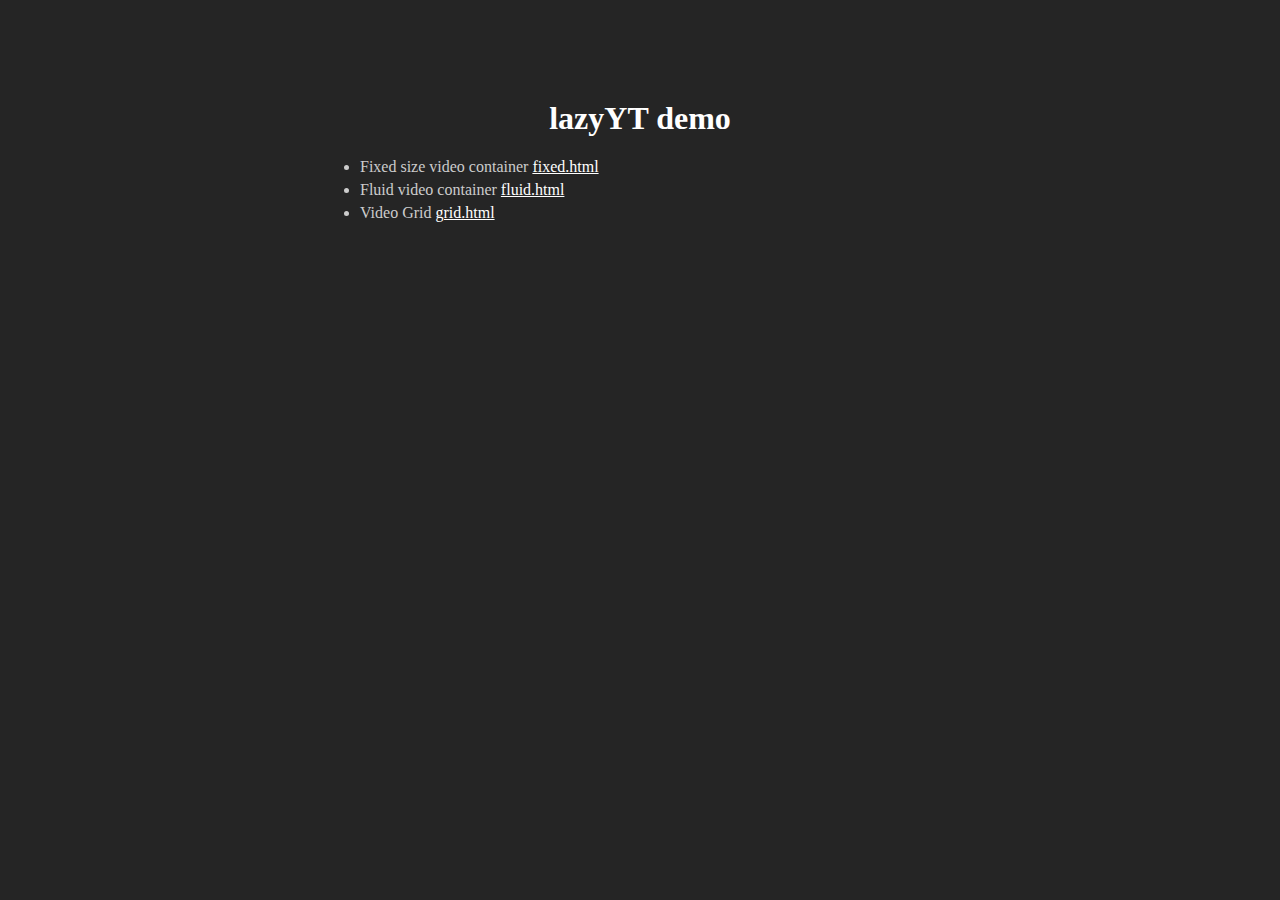
<file: 參考/lazyYT-master/demo/index.html>
<!DOCTYPE html>
<!--[if lt IE 7]>      <html class="no-js lt-ie9 lt-ie8 lt-ie7"> <![endif]-->
<!--[if IE 7]>         <html class="no-js lt-ie9 lt-ie8"> <![endif]-->
<!--[if IE 8]>         <html class="no-js lt-ie9"> <![endif]-->
<!--[if gt IE 8]><!--> <html class="no-js"> <!--<![endif]-->
    <head>
        <meta charset="utf-8">
        <meta http-equiv="X-UA-Compatible" content="IE=edge">
        <title>lazyYT jQuery plugin demo</title>
        <meta name="description" content="">

        <link rel="stylesheet" href="../lazyYT.css">

        <style>
            body {
                background-color: #252525;
                color: #ccc;
            }
            h1 {
                text-align: center;
                font-size: 2em;
                color: #fff;
            }
            .container {
                margin: 100px auto;
                width: 90%;
                max-width: 640px;
            }
            a {
              color: #fff;
            }
            li {
              margin: 5px 0;
            }
        </style>

    </head>
    <body>

        <div class="container">
            <h1>lazyYT demo</h1>
            
            <ul>
              <li>Fixed size video container <a href="fixed.html" target="_blank">fixed.html</a></li>
              <li>Fluid video container <a href="fluid.html" target="_blank">fluid.html</a></li>
              <li>Video Grid <a href="grid.html" target="_blank">grid.html</a></li>
            </ul>
            
        </div>

        <script src="https://ajax.googleapis.com/ajax/libs/jquery/1.10.2/jquery.min.js"></script>
        <script src="../lazyYT.js"></script>
        <script>
            $('.item.odd .js-lazyYT').lazyYT();
            
            // Pass some parameters
            $('.item.even .js-lazyYT').lazyYT({
              loading_text: 'It is loading!...',
              default_ratio: '16:9'
            });
        </script>

    </body>
</html>
</file>
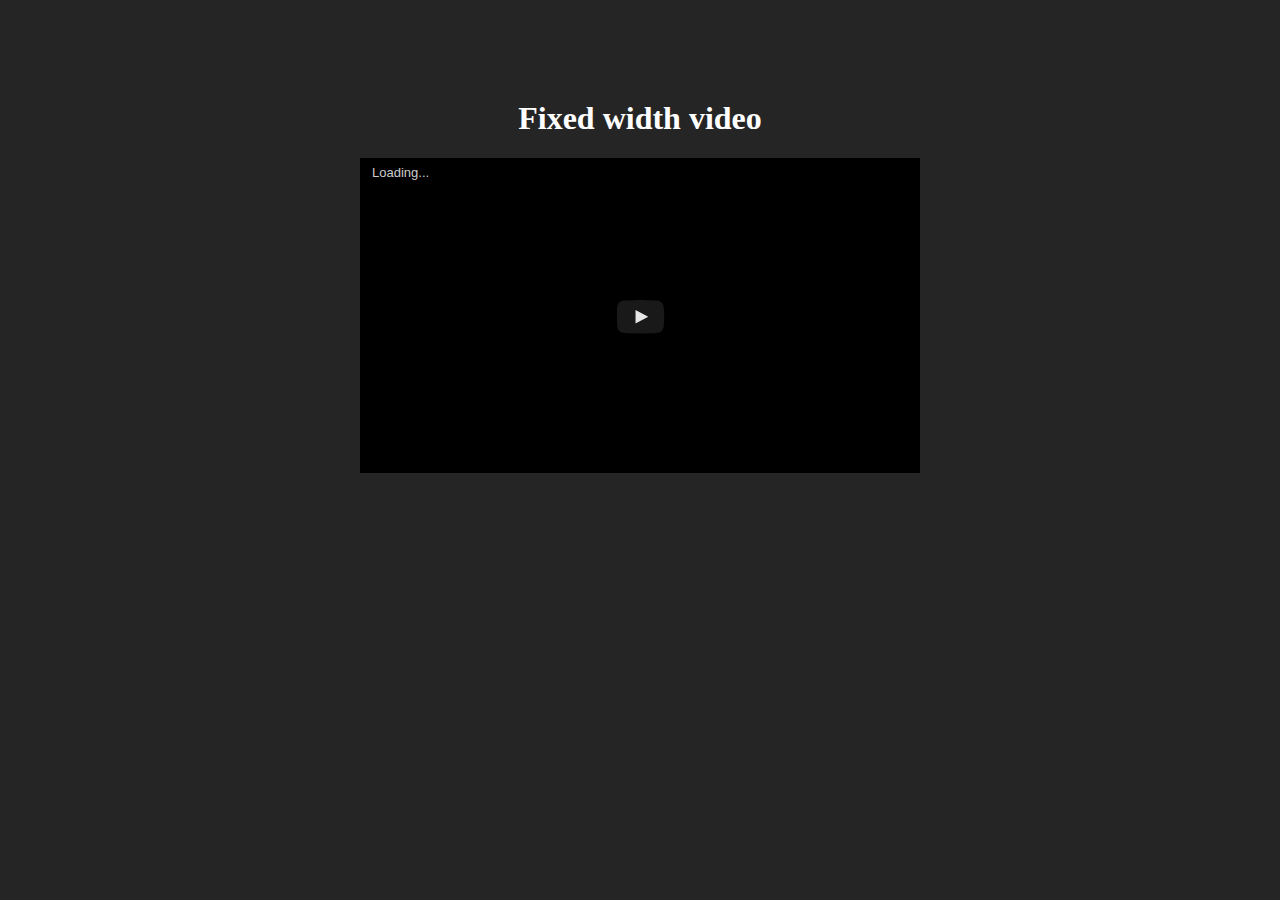
<file: 參考/lazyYT-master/demo/fixed.html>
<!DOCTYPE html>
<!--[if lt IE 7]>      <html class="no-js lt-ie9 lt-ie8 lt-ie7"> <![endif]-->
<!--[if IE 7]>         <html class="no-js lt-ie9 lt-ie8"> <![endif]-->
<!--[if IE 8]>         <html class="no-js lt-ie9"> <![endif]-->
<!--[if gt IE 8]><!--> <html class="no-js"> <!--<![endif]-->
    <head>
        <meta charset="utf-8">
        <meta http-equiv="X-UA-Compatible" content="IE=edge">
        <title>Fixed width - lazyYT jQuery plugin demo</title>
        <meta name="description" content="">

        <link rel="stylesheet" href="../lazyYT.css">

        <style>
            body {
                background-color: #252525;
            }
            h1 {
                text-align: center;
                font-size: 2em;
                color: #fff;
            }
            .container {
                margin: 100px auto 0;
                width: 560px;
            }
        </style>

    </head>
    <body>

        <div class="container">
            <h1>Fixed width video</h1>
            <div class="js-lazyYT" data-youtube-id="_oEA18Y8gM0" data-width="560" data-height="315" data-parameters="rel=0"></div>
        </div>

        <script src="https://ajax.googleapis.com/ajax/libs/jquery/1.10.2/jquery.min.js"></script>
        <script src="../lazyYT.js"></script>
        <script>
        $( document ).ready(function() {
            $('.js-lazyYT').lazyYT();
        });
        </script>

    </body>
</html>
</file>
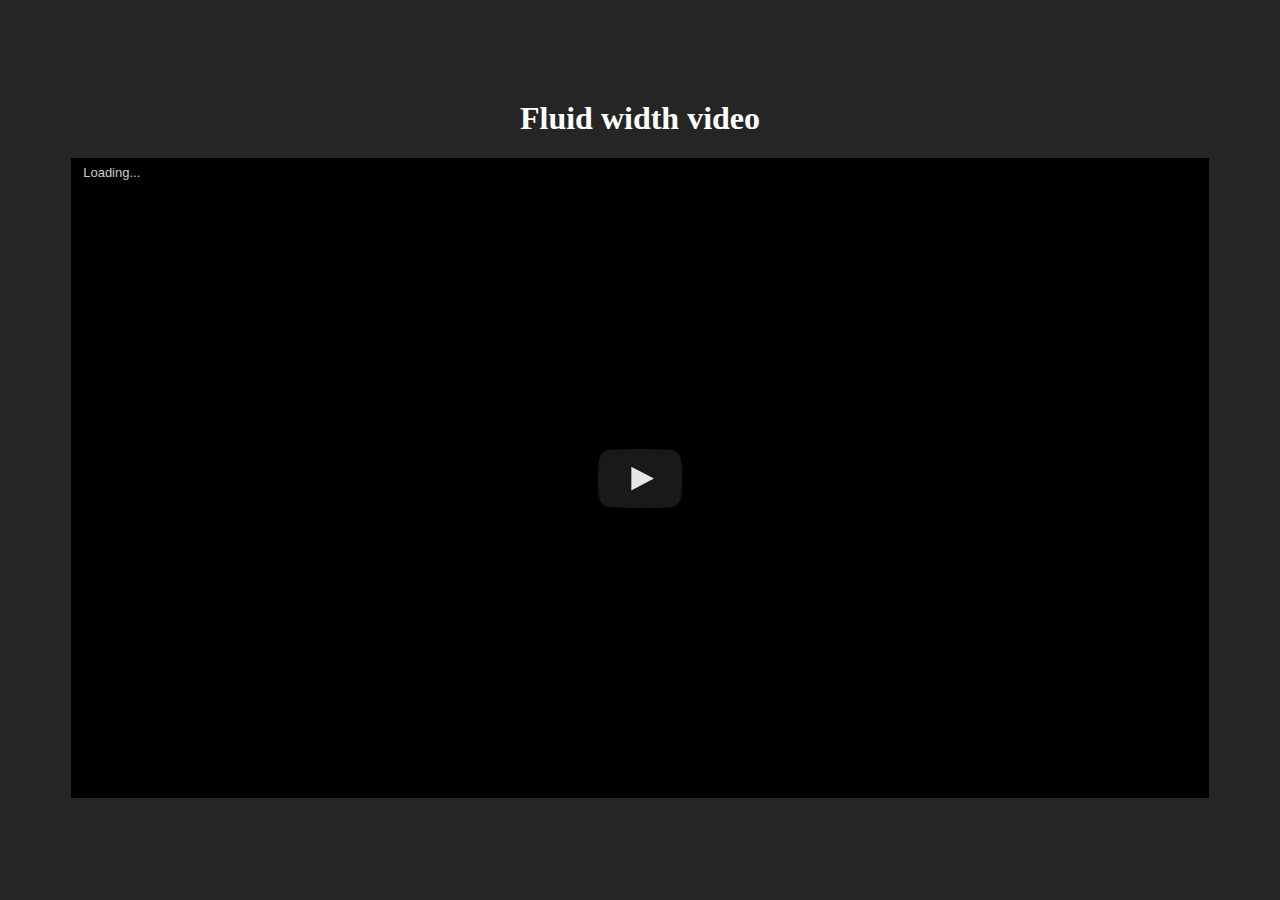
<file: 參考/lazyYT-master/demo/fluid.html>
<!DOCTYPE html>
<!--[if lt IE 7]>      <html class="no-js lt-ie9 lt-ie8 lt-ie7"> <![endif]-->
<!--[if IE 7]>         <html class="no-js lt-ie9 lt-ie8"> <![endif]-->
<!--[if IE 8]>         <html class="no-js lt-ie9"> <![endif]-->
<!--[if gt IE 8]><!--> <html class="no-js"> <!--<![endif]-->
    <head>
        <meta charset="utf-8">
        <meta http-equiv="X-UA-Compatible" content="IE=edge">
        <title>Fluid width - lazyYT jQuery plugin demo</title>
        <meta name="description" content="">

        <link rel="stylesheet" href="../lazyYT.css">

        <style>
            body {
                background-color: #252525;
            }
            h1 {
                text-align: center;
                font-size: 2em;
                color: #fff;
            }
            .container {
                margin: 100px auto;
                width: 90%;
                max-width: 1140px;
            }
        </style>

    </head>
    <body>

        <div class="container">
            <h1>Fluid width video</h1>
            <div class="js-lazyYT" data-youtube-id="_oEA18Y8gM0" data-ratio="16:9"></div>
        </div>

        <script src="https://ajax.googleapis.com/ajax/libs/jquery/1.10.2/jquery.min.js"></script>
        <script src="../lazyYT.js"></script>
        <script>
        $( document ).ready(function() {
            $('.js-lazyYT').lazyYT();
        });
        </script>

    </body>
</html>
</file>
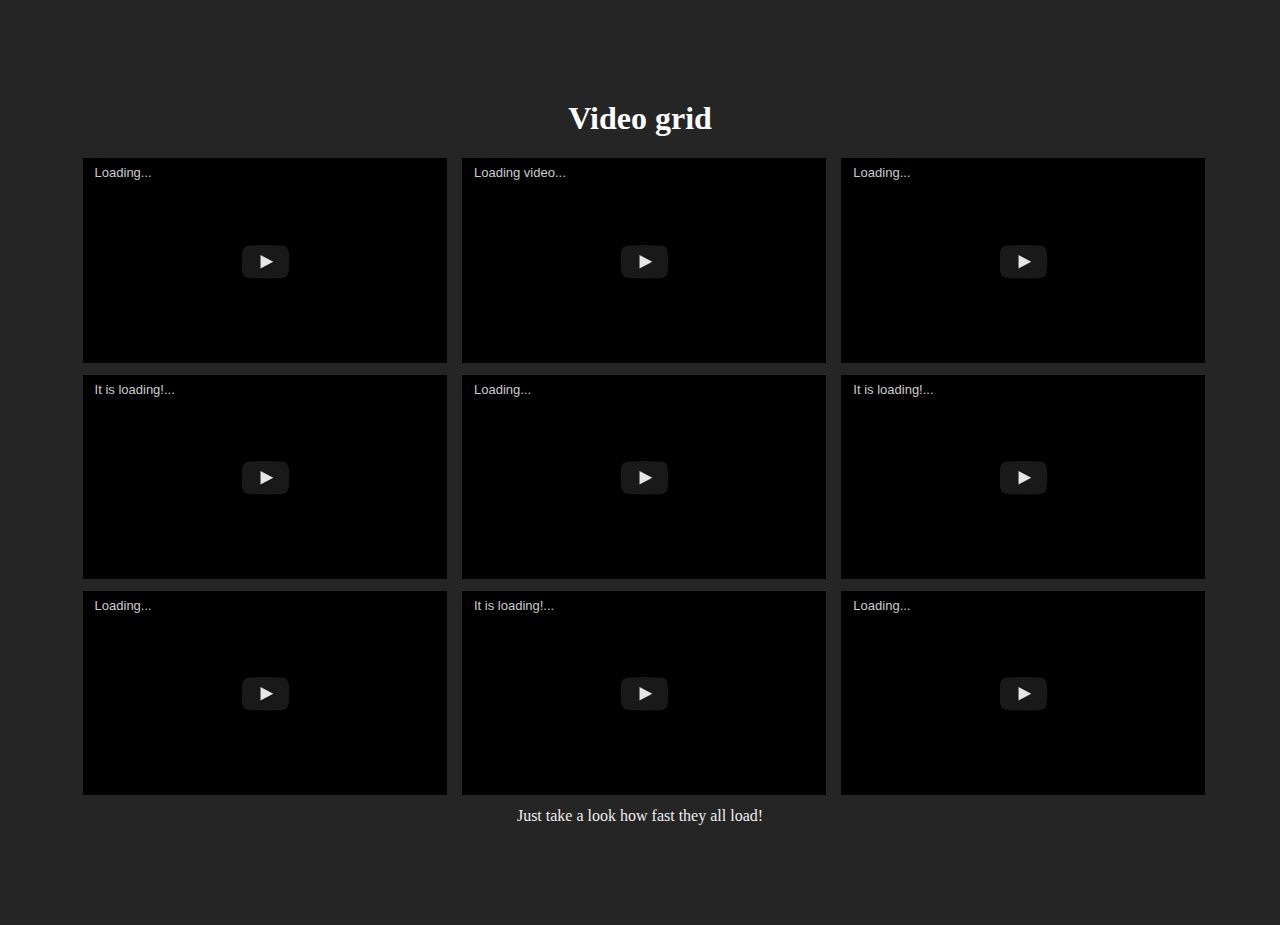
<file: 參考/lazyYT-master/demo/grid.html>
<!DOCTYPE html>
<!--[if lt IE 7]>      <html class="no-js lt-ie9 lt-ie8 lt-ie7"> <![endif]-->
<!--[if IE 7]>         <html class="no-js lt-ie9 lt-ie8"> <![endif]-->
<!--[if IE 8]>         <html class="no-js lt-ie9"> <![endif]-->
<!--[if gt IE 8]><!--> <html class="no-js"> <!--<![endif]-->
    <head>
        <meta charset="utf-8">
        <meta http-equiv="X-UA-Compatible" content="IE=edge">
        <title>Grid - lazyYT jQuery plugin demo</title>
        <meta name="description" content="">

        <link rel="stylesheet" href="../lazyYT.css">

        <style>
            body {
                background-color: #252525;
            }
            h1 {
                text-align: center;
                font-size: 2em;
                color: #fff;
            }
            .container {
                margin: 100px auto;
                width: 90%;
                max-width: 1140px;
            }
            .grid .item {
              display: inline-block;
              width: 32%;
              margin-left: 1%;
              margin-bottom: 1%;
            }
        </style>

    </head>
    <body>

        <div class="container">
            <h1>Video grid</h1>
            
            <div class="grid">
              
              <div class="item odd">
                <div class="js-lazyYT" data-youtube-id="_oEA18Y8gM0"></div>
              </div>
              <div class="item even">
                <div class="js-lazyYT" data-youtube-id="tuMgJrFoAFY">Loading video...</div>
              </div>
              <div class="item odd">
                <div class="js-lazyYT" data-youtube-id="HLEAA_tIpbY"></div>
              </div>
              
              <div class="item even">
                <div class="js-lazyYT" data-youtube-id="hjUeXHZBLNo"></div>
              </div>
              <div class="item odd">
                <div class="js-lazyYT" data-youtube-id="QK8mJJJvaes"></div>
              </div>
              <div class="item even">
                <div class="js-lazyYT" data-youtube-id="156iOcnJdbw"></div>
              </div>
              
              <div class="item odd">
                <div class="js-lazyYT" data-youtube-id="dZREfVaIkl8"></div>
              </div>
              <div class="item even">
                <div class="js-lazyYT" data-youtube-id="gBXQ9eQpijc"></div>
              </div>
              <div class="item odd">
                <div class="js-lazyYT" data-youtube-id="RPO4tbV4UHk"></div>
              </div>
              
              <div style="color: #eee; text-align: center;">Just take a look how fast they all load!</div>
              
            </div>
            
        </div>

        <script src="https://ajax.googleapis.com/ajax/libs/jquery/1.10.2/jquery.min.js"></script>
        <script src="../lazyYT.js"></script>
        <script>
        $( document ).ready(function() {
            $('.item.odd .js-lazyYT').lazyYT();
            
            // Pass some parameters
            $('.item.even .js-lazyYT').lazyYT({
              loading_text: 'It is loading!...',
              default_ratio: '16:9'
            });
        });
        </script>

    </body>
</html>
</file>
<file: css/color-switcher.css>
/* Color Style Switcher */
#color-style-switcher div h3 {
    color: #2d2d2d;
    font-size: 16px;
    margin: 8px 3px 12px;
    font-weight: 700;
}
#color-style-switcher {
    background: #fff;
    box-shadow: 0px 4px 14px rgba(0, 0, 0, 0.14);
    left: -145px;
    position: fixed;
    top: 170px;
    width: 150px;
    z-index: 9999;
}
#color-style-switcher div {
    padding: 5px 10px;
}
#color-style-switcher .bottom {
    padding: 0;
}
#color-style-switcher .bottom a.settings {
    background-color: #fff;
    box-shadow: 7px 2px 14px 0 rgba(0, 0, 0, 0.14);
    display: block;
    height: 45px;
    position: absolute;
    right: -45px;
    top: 0;
    width: 45px;
    text-align: center;
}
#color-style-switcher .bottom a i{
    font-size: 24px;
    line-height: 45px;
}
#color-style-switcher select {
    background: none repeat scroll 0 0 #F6F6F6;
    border: 1px solid #FFFFFF;
    line-height: 1;
    margin-bottom: 10px;
    padding: 5px 10px;
    width: 150px;
}
ul.colors {
    list-style: none outside none;
    margin: 0 0 10px;
    overflow: hidden;
	padding:0;
}
ul.colors li {
    float: left;
    margin: 2px;
}
ul.colors li a {
    cursor: pointer;
    display: block;
    height: 35px;
    width: 35px;
	border-radius:2px;
	-webkit-border-radius:2px;
}

ul.colors li a.active {
    position: relative;
}
ul.colors li a.active:after {
    color: #fff;
    content:"\f00c";
    font-family: "FontAwesome";
    font-size: 10px;
    right: 12px;
    position: absolute;
    top: 9px;
}
ul.colors li a.color1.active:after, ul.colors li a.color8.active:after{
    color:#FFFFFF;
}
@media only screen and (max-width: 500px) {
    #color-style-switcher {
        display: none;
    }
}

/* Color Style Switcher  End */



/* Colors */

/* light-version */
ul.colors .color1 {
    background: #F97794;  /* preset */    
}
ul.colors .color2 {
    background: #1AB7D8;  /* blue */
}
ul.colors .color3 {
     background: #1abc9c; /* turquoise */
}
ul.colors .color4 {
     background: #f39c12;  /* orange */
}
ul.colors .color5 {
     background: #8e44ad;  /* Wisteria */
}
ul.colors .color6 {
     background: #e74c3c;  /* Alizarin */
}
</file>
<file: css/menu_sideslide.css>
.menu-wrap a {
	color: #b8b7ad;
}

.menu-wrap a:hover,
.menu-wrap a:focus{
	color: #F97794;
}
.menu-wrap .navbar-nav li .active{
	color: #F97794; 
}
.menu-wrap .navbar-nav li .active:before{
	width: 20px;
}
.content-wrap {
	overflow-y: scroll;
	-webkit-overflow-scrolling: touch;
}

.content {
	position: relative;
	background: #b4bad2;
}

.content::before {
	position: absolute;
	top: 0;
	left: 0;
	z-index: 10;
	width: 100%;
	height: 100%;
	background: rgba(0,0,0,0.3);
	content: '';
	opacity: 0;
	-webkit-transform: translate3d(100%,0,0);
	transform: translate3d(100%,0,0);
	-webkit-transition: opacity 0.4s, -webkit-transform 0s 0.4s;
	transition: opacity 0.4s, transform 0s 0.4s;
	-webkit-transition-timing-function: cubic-bezier(0.7,0,0.3,1);
	transition-timing-function: cubic-bezier(0.7,0,0.3,1);
}

/* Menu Button */
.menu-button {
	position: absolute;
	z-index: 1000;
	width: 60px;
	height: 42px;
	border: none;
	font-size: 30px;
	color: #fff;
	background: transparent;
	top: 15px;
	right: 0;
	line-height: 42px;
	outline: none;
	text-align: center;
}
button:focus{
	outline: none;
}
/* Close Button */
.close-button {
	width: 45px;
	height: 45px;
	position: absolute;
	left: -45px;
	top: 4px;
	overflow: hidden;
	font-size: 25px;
	border: none;
	background: #fff;
	color: #000;
	line-height: 48px;
	box-shadow: -1px 2px 3px 0px rgba(0, 0, 0, 0.16), 0 0px 0px 0px rgba(0, 0, 0, 0.12);
}

.logo-menu{
	padding: 15px 0;
}
.menu-bg .logo-menu{
	padding: 6px 0;
}
.menu-bg .menu-button{
	top: 5px;
	color: #333;
}

/* Menu */
.menu-wrap {
	position: fixed;
	z-index: 9999;
	width: 260px;
	right: 0;
	height: 100%;
	background: #fff;
	padding: 2.5em 1.5em 0;
	font-size: 1.15em;
	-webkit-transform: translate3d(320px,0,0);
	transform: translate3d(320px,0,0);
	-webkit-transition: -webkit-transform 0.4s;
	transition: transform 0.4s;
	-webkit-transition-timing-function: cubic-bezier(0.7,0,0.3,1);
	transition-timing-function: cubic-bezier(0.7,0,0.3,1);
	box-shadow: 0 2px 5px 0 rgba(0, 0, 0, 0.16), 0 2px 10px 0 rgba(0, 0, 0, 0.12);
}

.menu, 
.icon-list {
	height: 100%;
}

.icon-list {
	-webkit-transform: translate3d(0,100%,0);
	transform: translate3d(0,100%,0);
}

.icon-list a {
	color: #263238;
	display: block;
	padding: 0.8em;
	-webkit-transform: translate3d(0,500px,0);
	transform: translate3d(0,500px,0);
	position: relative;
}
.icon-list a:before{
	background: #F97794;
	content: "";
	height: 1px;
	left: 0;
	position: absolute;
	bottom: 10px;
	-webkit-transition: all 0.3s ease 0s;
	transition: all 0.3s ease 0s;
	width: 0px;
}
.menu-wrap a:hover:before{
	width: 20px;
}
.icon-list,
.icon-list a {	
	-webkit-transition: -webkit-transform 0s 0.4s;
	transition: transform 0s 0.4s;
	-webkit-transition-timing-function: cubic-bezier(0.7,0,0.3,1);
	transition-timing-function: cubic-bezier(0.7,0,0.3,1);
}

.icon-list a:nth-child(2) {
	-webkit-transform: translate3d(0,1000px,0);
	transform: translate3d(0,1000px,0);
}

.icon-list a:nth-child(3) {
	-webkit-transform: translate3d(0,1500px,0);
	transform: translate3d(0,1500px,0);
}

.icon-list a:nth-child(4) {
	-webkit-transform: translate3d(0,2000px,0);
	transform: translate3d(0,2000px,0);
}

.icon-list a:nth-child(5) {
	-webkit-transform: translate3d(0,2500px,0);
	transform: translate3d(0,2500px,0);
}

.icon-list a:nth-child(6) {
	-webkit-transform: translate3d(0,3000px,0);
	transform: translate3d(0,3000px,0);
}

.icon-list a span {
	margin-left: 10px;
	font-weight: 700;
}

/* Shown menu */
.show-menu .menu-wrap {
	-webkit-transform: translate3d(0,0,0);
	transform: translate3d(0,0,0);
	-webkit-transition: -webkit-transform 0.8s;
	transition: transform 0.8s;
	-webkit-transition-timing-function: cubic-bezier(0.7,0,0.3,1);
	transition-timing-function: cubic-bezier(0.7,0,0.3,1);
}

.show-menu .icon-list,
.show-menu .icon-list a {
	-webkit-transform: translate3d(0,0,0);
	transform: translate3d(0,0,0);
	-webkit-transition: -webkit-transform 0.8s;
	transition: transform 0.8s;
	-webkit-transition-timing-function: cubic-bezier(0.7,0,0.3,1);
	transition-timing-function: cubic-bezier(0.7,0,0.3,1);
}

.show-menu .icon-list a {
	-webkit-transition-duration: 0.9s;
	transition-duration: 0.9s;
}

.show-menu .content::before {
	opacity: 1;
	-webkit-transition: opacity 0.8s;
	transition: opacity 0.8s;
	-webkit-transition-timing-function: cubic-bezier(0.7,0,0.3,1);
	transition-timing-function: cubic-bezier(0.7,0,0.3,1);
	-webkit-transform: translate3d(0,0,0);
	transform: translate3d(0,0,0);
}
</file>
<file: css/main.css>
/* ==========================================================================
   1. IMPORT GOOGLE FONTS
   ========================================================================== */
@import url("https://fonts.googleapis.com/css?family=Montserrat:500,700|Open+Sans");
/* ==========================================================================
   2. GENERAL
   ========================================================================== */
body {
  font-family: 'Open Sans', sans-serif;
  color: #546E7A;
  font-size: 14px;
  font-weight: 400;
  background: #fff;
  overflow-x: hidden;
}

html {
  overflow-x: hidden;
}

p {
  font-size: 14px;
  color: #546E7A;
  line-height: 26px;
  font-family: 'Open Sans', sans-serif;
  margin-bottom: 0;
}

a:hover, a:focus {
  color: #F97794;
}

a {
  color: #F97794;
  -webkit-transition: all 0.3s ease-in-out;
  -moz-transition: all 0.3s ease-in-out;
  -o-transition: all 0.3s ease-in-out;
  transition: all 0.3s ease-in-out;
}

h1, h2, h3, h4, h5 {
  font-family: 'Montserrat', sans-serif;
  font-size: 40px;
  font-weight: 700;
  color: #263238;
}

ul {
  margin: 0;
  padding: 0;
}

ul li {
  list-style: none;
}

a:hover,
a:focus {
  text-decoration: none;
  outline: none;
}

a:not([href]):not([tabindex]) {
  color: #fff;
}

a:not([href]):not([tabindex]):focus, a:not([href]):not([tabindex]):hover {
  color: #fff;
}

.bg-transparent {
  background: transparent !important;
}

.bg-defult {
  background: #F97794 !important;
}

/* ==========================================================================
   2.1 Section Title
   ========================================================================== */
.section {
  padding: 90px 0;
}

.section-header {
  color: #fff;
  margin-bottom: 40px;
  text-align: center;
  position: relative;
}

.section-header .section-title {
  font-size: 36px;
  margin-bottom: 20px;
  text-transform: uppercase;
  font-family: 'Montserrat', sans-serif;
  font-weight: 700;
  color: #263238;
  position: relative;
}

.section-header .section-title:before {
  content: '';
  position: absolute;
  bottom: -8px;
  width: 80px;
  height: 2px;
  background: #F97794;
  -webkit-transition: 0.3s;
  -moz-transition: 0.3s;
  transition: 0.3s;
}

.section-header span {
  font-size: 60px;
  color: rgba(0, 0, 0, 0.07);
  z-index: 2;
  font-family: 'Montserrat', sans-serif;
  font-weight: 500;
  text-transform: capitalize;
  position: absolute;
  top: 7px;
  left: 0;
  width: 100%;
}

/* ==========================================================================
   2.2 Buttons
   ========================================================================== */
.btn {
  font-size: 14px;
  padding: 10px 30px;
  border-radius: 30px;
  font-weight: 400;
  color: #fff;
  text-transform: uppercase;
  -webkit-transition: all 0.3s ease-in-out;
  -moz-transition: all 0.3s ease-in-out;
  -o-transition: all 0.3s ease-in-out;
  transition: all 0.3s ease-in-out;
  display: inline-block;
}

.btn:focus,
.btn:active {
  box-shadow: none;
  outline: none;
  color: #fff;
}

.btn-common {
  background-color: #F97794;
  position: relative;
  z-index: 1;
  padding: 12px 32px;
  border-radius: 30px;
}

.btn-common:hover {
  color: #fff;
}

.btn-effect {
  overflow: hidden;
}

.btn-effect:after {
  content: '';
  position: absolute;
  width: 0;
  height: 100%;
  z-index: 1;
  left: 0;
  top: 0;
  background: rgba(0, 0, 0, 0.1);
  -webkit-transition: all 0.3s ease;
  -moz-transition: all 0.3s ease;
  transition: all 0.3s ease;
}

.btn-effect:hover:after {
  width: 100%;
}

.btn-border {
  border-style: solid;
  border-width: 2px;
  cursor: pointer;
  background-color: transparent;
  border-color: #fff;
  color: #fff;
}

.btn-border:hover {
  color: #ffffff;
  background-color: #F97794;
}

.btn-lg {
  padding: 14px 33px;
  text-transform: uppercase;
  font-size: 16px;
}

.btn-rm {
  padding: 7px 10px;
  text-transform: capitalize;
}

button:focus {
  outline: none !important;
}

.clear {
  clear: both;
}

/* ==========================================================================
   2.3 Social Iocns
   ========================================================================== */
.social-icons {
  margin-bottom: 20px;
}

.social-icons ul {
  margin: 0;
  padding: 0;
  list-style: none;
}

.social-icons ul li {
  display: inline;
}

.social-icons ul li a {
  display: inline-block;
  margin-left: 5px;
  margin-right: 5px;
  margin-bottom: 15px;
  border-radius: 4px;
  border: 1px solid rgba(255, 254, 254, 0.07);
  line-height: 40px;
  width: 40px;
  height: 40px;
  text-align: center;
  font-size: 16px;
}

.social-icons ul li a:hover {
  color: #fff;
}

.facebook a {
  color: #4867AA;
}

.facebook a:hover {
  background: #4867AA;
}

.twitter a {
  color: #1DA1F2;
}

.twitter a:hover {
  background: #1DA1F2;
}

.google-plus a {
  color: #DD4D42;
}

.google-plus a:hover {
  background: #DD4D42;
}

.youtube a {
  color: #DF2926;
}

.youtube a:hover {
  background: #DF2926;
}

.linkedin a {
  color: #007BB6;
}

.linkedin a:hover {
  background: #007BB6;
}

.pinterest a {
  color: #BD081C;
}

.pinterest a:hover {
  background: #BD081C;
}

.dribbble a {
  color: #EA4C89;
}

.dribbble a:hover {
  background: #EA4C89;
}

.behance a {
  color: #0B7CFF;
}

.behance a:hover {
  background: #0B7CFF;
}

/* ==========================================================================
   2.4  Pre Loader
   ========================================================================== */
#loader {
  position: fixed;
  top: 0;
  left: 0;
  width: 100%;
  height: 100%;
  background: #263238;
  z-index: 9999999999;
}

.spinner {
  width: 40px;
  height: 40px;
  top: 45%;
  position: relative;
  margin: 0px auto;
}

.double-bounce1, .double-bounce2 {
  width: 100%;
  height: 100%;
  border-radius: 50%;
  background-color: #F97794;
  opacity: 0.6;
  position: absolute;
  top: 0;
  left: 0;
  -webkit-animation: sk-bounce 2.0s infinite ease-in-out;
  animation: sk-bounce 2.0s infinite ease-in-out;
}

.double-bounce2 {
  -webkit-animation-delay: -1.0s;
  animation-delay: -1.0s;
}

@-webkit-keyframes sk-bounce {
  0%, 100% {
    -webkit-transform: scale(0);
  }
  50% {
    -webkit-transform: scale(1);
  }
}

@keyframes sk-bounce {
  0%, 100% {
    transform: scale(0);
    -webkit-transform: scale(0);
  }
  50% {
    transform: scale(1);
    -webkit-transform: scale(1);
  }
}

/* ========================================================================== 
  -2.5 Scroll To Up 
   ========================================================================== */
.back-to-top {
  display: none;
  position: fixed;
  bottom: 18px;
  right: 15px;
}

.back-to-top i {
  display: block;
  width: 36px;
  height: 36px;
  line-height: 36px;
  color: #fff;
  font-size: 14px;
  text-align: center;
  border-radius: 30px;
  background-color: #F97794;
  -webkit-transition: all 0.3s ease-in-out;
  -moz-transition: all 0.3s ease-in-out;
  -o-transition: all 0.3s ease-in-out;
  transition: all 0.3s ease-in-out;
}

.overlay-2 {
  background: rgba(0, 0, 0, 0.9) !important;
}

.overlay {
  position: absolute;
  width: 100%;
  height: 100%;
  top: 0px;
  left: 0px;
  background: #F97794;
  opacity: 0.5;
  filter: alpha(opacity=80);
}

/* ==========================================================================
   Navbar Style
   ========================================================================== */
.bg-faded {
  background-color: #fff;
}

.mainmenu-area {
  padding: 10px 0;
  border: none;
  margin: 0;
  -webkit-transition: 0.6s;
  -moz-transition: 0.6s;
  transition: 0.6s;
  box-shadow: 0 0 0 0 rgba(0, 0, 0, 0.1);
  background-color: #ffffff;
}

.mainmenu-area .menu-button {
  position: relative;
  color: #263238;
  line-height: 58px;
  top: 0;
  outline: none;
}

.logo-menu a {
  font-size: 20px;
  color: #fff;
}

.menu-bg {
  background-color: #fff !important;
  box-shadow: 0 1px 3px 0 rgba(0, 0, 0, 0.16), 0 1px 3px 0 rgba(0, 0, 0, 0.12);
  z-index: 999;
  padding: 3px;
}

.menu-bg .menu-button {
  top: 0;
}

.menu-bg .menu-button:hover {
  cursor: pointer;
  color: #F97794;
}

.menu-bg .logo-menu a {
  color: #F97794;
}

.menu-bg .navbar-nav .nav-link {
  color: #263238 !important;
}

.menu-bg .navbar-nav .nav-link:hover {
  color: #F97794 !important;
}

.menu-bg .navbar-nav .active {
  color: #F97794 !important;
}

.menu-button:hover {
  cursor: pointer;
  opacity: #eee;
}

.bg-white {
  background-color: #fff !important;
  box-shadow: 0 1px 3px 0 rgba(0, 0, 0, 0.16), 0 1px 3px 0 rgba(0, 0, 0, 0.12);
  z-index: 999;
  padding: 25px;
}

.bg-white .menu-button {
  top: 0;
}

.bg-white .menu-button:hover {
  cursor: pointer;
  color: #F97794;
}

.bg-white .logo-menu a {
  color: #F97794;
}

.bg-white .navbar-nav .nav-link {
  color: #263238 !important;
}

.bg-white .navbar-nav .nav-link:hover {
  color: #F97794 !important;
}

.bg-white .navbar-nav .active {
  color: #F97794 !important;
}

.close-button {
  cursor: pointer;
}

.navbar-expand-md .navbar-nav .nav-link {
  color: #fff;
  font-size: 14px;
  padding: 5px 0px;
  margin-left: 30px;
  position: relative;
}

.navbar-expand-md .navbar-nav .nav-link:before {
  content: '';
  position: absolute;
  bottom: 0;
  left: 0;
  width: 0;
  height: 2px;
  background: #F97794;
  -webkit-transition: 0.3s;
  -moz-transition: 0.3s;
  transition: 0.3s;
}

.navbar-expand-md .navbar-nav .active::before,
.navbar-expand-md .navbar-nav .nav-link:hover::before {
  width: 50%;
}

.navbar-brand img {
  max-width: 115px;
}

.navbar-expand-md .navbar-nav .nav-link:focus,
.navbar-expand-md .navbar-nav .nav-link:hover,
.navbar-expand-md .navbar-nav .nav-link:hover:before {
  color: #F97794;
}

.navbar-expand-md .navbar-nav .active > .nav-link,
.navbar-expand-md .navbar-nav .nav-link.active,
.navbar-expand-md .navbar-nav .nav-link.active:before,
.navbar-expand-md .navbar-nav .nav-link.open,
.navbar-expand-md .navbar-nav .open > .nav-link {
  color: #F97794;
}

.navbar-expand-md .navbar-toggler {
  background: #F97794;
  border-radius: 0px;
  margin: 5px;
  cursor: pointer;
  float: right;
}

.navbar-expand-md .navbar-toggler i {
  color: #fff !important;
}

.mainmenu-area .navbar-nav .nav-link {
  color: #263238 !important;
}

.collapse.show {
  background: #3e3a3a;
  margin-bottom: 10px;
  -webkit-transition: 0.6s;
  -moz-transition: 0.6s;
  transition: 0.6s;
}

.menu-bg .collapse.show {
  background: #fff;
  margin-bottom: 10px;
  -webkit-transition: 0.6s;
  -moz-transition: 0.6s;
  transition: 0.6s;
}

.navbar-expand-md .navbar-toggler:active {
  border: 1px solid #F97794;
  color: #F97794;
}

/* ==========================================================================
   Hero Area
   ========================================================================== */
.hero-area {
  background: url(../img/hero-area.jpg) no-repeat;
  background-size: cover;
  color: #fff;
  overflow: hidden;
  position: relative;
}

.hero-area .overlay {
  position: absolute;
  width: 100%;
  height: 100%;
  top: 0px;
  left: 0px;
  background: #F97794;
  opacity: 0.7;
}

.hero-area .contents {
  padding: 160px 0 140px;
}

.hero-area .contents h2 {
  color: #fff;
  font-size: 52px;
  font-weight: 300;
  margin-bottom: 25px;
}

.hero-area .contents h4 {
  font-size: 16px;
  color: #fff;
  font-weight: 300;
  line-height: 30px;
  margin-bottom: 20px;
}

.hero-area .contents p {
  color: #fff;
  font-size: 14px;
  line-height: 26px;
}

.hero-area .contents .btn {
  margin-top: 40px;
  text-transform: uppercase;
}

.hero-area .banner_bottom_btn {
  margin-top: 40px;
}

.hero-area .banner_bottom_btn i {
  color: #fff;
  font-size: 48px;
  -webkit-transition: all 0.2s linear;
  -moz-transition: all 0.2s linear;
  -o-transition: all 0.2s linear;
  transition: all 0.2s linear;
}

.hero-area .banner_bottom_btn i:hover {
  color: #F97794;
}

.intro-img {
  padding: 148px 0 0px;
}

.intro-img img {
  display: block;
  height: auto;
  max-width: 100%;
}

/* ==========================================================================
 Hero Production version
 ========================================================================== */
.hero-area-2 {
  background: url(../img/bg/hero-area-2.jpg) fixed no-repeat;
  background-size: cover;
  color: #fff;
  overflow: hidden;
  position: relative;
}

.hero-area-2 .overlay {
  position: absolute;
  width: 100%;
  height: 100%;
  top: 0px;
  left: 0px;
  background: rgba(0, 0, 0, 0.8);
  opacity: 0.8;
}

.hero-area-2 .contents {
  padding: 160px 0 140px;
}

.hero-area-2 .contents h3 {
  color: #fff;
  font-size: 48px;
  font-weight: 500;
}

.hero-area-2 .contents h2 {
  color: #fff;
  font-size: 42px;
  margin-bottom: 30px;
  font-weight: 700;
}

.hero-area-2 .contents h4 {
  font-size: 18px;
  color: #fff;
  font-weight: 400;
  line-height: 30px;
  letter-spacing: 0.5px;
  margin-bottom: 20px;
}

.hero-area-2 .contents p {
  font-size: 14px;
  color: #fff;
  line-height: 26px;
}

.hero-area-2 .contents .header-button {
  margin-top: 30px;
}

.hero-area-2 .contents .btn {
  margin: 10px;
  text-transform: uppercase;
}

.hero-area-2 .contents .tag-type ul {
  position: relative;
}

.hero-area-2 .contents .tag-type ul li {
  display: inline-block;
  padding: 10px;
  position: relative;
}

.hero-area-2 .contents .tag-type ul li a {
  color: #fff;
  text-transform: uppercase;
}

.hero-area-2 .contents .tag-type ul li:before {
  content: '';
  width: 4px;
  height: 4px;
  background: #fff;
  position: absolute;
  top: 19px;
  right: -5px;
  border-radius: 50%;
}

.hero-area-2 .contents .tag-type ul li:before:last-child {
  display: none;
}

.hero-area-2 .contents .tag-type ul li:last-child:before {
  background: transparent;
}

.hero-area-2 .contents .tag-type ul:before {
  content: '';
  width: 40px;
  height: 1px;
  background: #f1f1f1;
  position: absolute;
  top: 20px;
  margin-left: -45px;
}

.hero-area-2 .contents .tag-type ul:after {
  content: '';
  width: 40px;
  height: 1px;
  background: #f1f1f1;
  position: absolute;
  top: 20px;
  margin-left: 6px;
}

.hero-area-2 .contents .arrow-down-icon {
  border: 2px solid #fff;
  width: 42px;
  height: 42px;
  line-height: 42px;
  margin: 30px auto;
  border-radius: 50%;
  font-size: 18px;
}

.hero-area-2 .contents .arrow-down-icon a {
  color: #fff;
}

/* ==========================================================================
   Video Background
   ========================================================================== */
#video-area {
  overflow: hidden;
  position: relative;
}

#video-area .contents {
  padding: 160px 0 80px;
}

#video-area .contents h1 {
  color: #fff;
  font-size: 50px;
  font-weight: 300;
  margin-bottom: 25px;
  line-height: 70px;
}

#video-area .contents p {
  font-size: 14px;
  color: #fff;
  font-weight: 400;
  line-height: 30px;
  letter-spacing: 0.5px;
}

#video-area .contents .btn {
  margin: 20px 10px;
  text-transform: uppercase;
}

#video-area .banner_bottom_btn {
  margin-top: 40px;
}

#video-area .banner_bottom_btn i {
  color: #fff;
  font-size: 48px;
  -webkit-transition: all 0.3s ease-in-out;
  -moz-transition: all 0.3s ease-in-out;
  -o-transition: all 0.3s ease-in-out;
  transition: all 0.3s ease-in-out;
}

#video-area .banner_bottom_btn i:hover {
  color: #F97794;
}

/* ==========================================================================
  About Section Style
   ========================================================================== */
#about {
  position: relative;
  background: #f9f9f9;
}

#about .box-item {
  padding: 15px 0;
}

#about .box-item .icon {
  float: left;
  -webkit-transition: all 0.3s ease-in-out;
  -moz-transition: all 0.3s ease-in-out;
  -o-transition: all 0.3s ease-in-out;
  transition: all 0.3s ease-in-out;
}

#about .box-item .icon i {
  color: #F97794;
  display: inline-block;
  font-size: 36px;
  margin-bottom: 20px;
  -webkit-transition: all 0.3s ease-in-out;
  -moz-transition: all 0.3s ease-in-out;
  -o-transition: all 0.3s ease-in-out;
  transition: all 0.3s ease-in-out;
}

#about .box-item .text {
  margin-left: 64px;
}

#about .box-item .text h4 {
  font-weight: 500;
  font-size: 18px;
  line-height: 22px;
}

#about .box-item .text p {
  font-size: 14px;
  line-height: 26px;
}

#about .show-box {
  margin: 30px 40px;
}

/* ==========================================================================
  About Area
  ========================================================================== */
#about-area .about-thumb {
  position: relative;
  z-index: 1;
  margin-left: 80px;
  margin-top: 60px;
}

#about-area .about-thumb img {
  width: 100%;
  height: auto;
}

#about-area .about-thumb-2 {
  position: absolute;
  z-index: 5;
  left: 5%;
  top: 50%;
  -webkit-transform: translateY(-50%);
  -ms-transform: translateY(-50%);
  transform: translateY(-50%);
}

/* ==========================================================================
   Clients 
   ========================================================================== */
#clients {
  background: #f9f9f9;
}

#clients .client-item-wrapper {
  text-align: center;
  margin: 0 5px;
  -moz-transition: all .6s ease;
  -webkit-transition: all .6s ease;
  transition: all .6s ease;
}

#clients #clients-scroller img:hover {
  -moz-transition: all .6s ease;
  -webkit-transition: all .6s ease;
  transition: all .6s ease;
  opacity: 1.0;
}

#clients #clients-scroller .owl-pagination {
  display: none;
}

/* ==========================================================================
    call to action
   ========================================================================== */
#cta {
  background: url(../img/bg/bg-cta.jpg) fixed;
  background-size: cover;
}

#cta h5 {
  color: #fff;
  font-size: 32px;
  font-weight: 500;
  line-height: 48px;
}

#cta .btn {
  margin: 30px 10px;
}

.call-action {
  background: #f9f9f9;
}

.call-action .cta-trial h3 {
  font-size: 28px;
  font-weight: 500;
  margin-bottom: 28px;
  letter-spacing: 1px;
}

.call-action .cta-trial p {
  margin-bottom: 30px;
}

/* ==========================================================================
 Video promo Style
 ========================================================================== */
.video-promo {
  background: url(../img/bg/video.jpg);
  position: relative;
}

.video-promo .video-promo-content {
  color: #fff;
}

.video-promo .video-promo-content .video-popup {
  width: 80px;
  height: 80px;
  line-height: 80px;
  text-align: center;
  border: 3px solid #fff;
  color: #fff;
  border-radius: 50%;
  display: inline-block;
  font-size: 26px;
}

.video-promo .video-promo-content h2 {
  margin-top: 30px;
  color: #fff;
  font-size: 30px;
  text-transform: uppercase;
}

.video-promo .video-promo-content p {
  color: #fff;
}

/* ==========================================================================
   Portfolio Section
   ========================================================================== */
#portfolios {
  background: #fff;
}

#portfolios .mix {
  padding: 0px;
}

#portfolios .portfolio-item {
  padding: 10px;
}

#portfolio .mix {
  display: none;
}

.controls {
  text-align: center;
  padding: 0px 0px 20px;
}

.controls .active {
  color: #F97794 !important;
  border-color: #F97794;
  background: transparent;
}

.controls .btn {
  text-transform: uppercase;
  margin: 2px;
}

.controls:hover {
  color: #fff;
  cursor: pointer;
}

.shot-item {
  width: 100%;
  height: 100%;
  overflow: hidden;
  position: relative;
}

.shot-item img {
  width: 100%;
  height: 100%;
  -webkit-transition-duration: 4000ms;
  -o-transition-duration: 4000ms;
  transition-duration: 4000ms;
}

.shot-item .single-content {
  background-color: rgba(22, 26, 39, 0.7);
  opacity: 0.90;
  height: 100%;
  left: 0;
  opacity: 0;
  position: absolute;
  top: 0;
  -webkit-transition-duration: 500ms;
  -o-transition-duration: 500ms;
  transition-duration: 500ms;
  width: 100%;
}

.shot-item .single-content .fancy-table {
  display: table;
  height: 100%;
  left: 0;
  position: relative;
  top: 0;
  width: 100%;
  z-index: 2;
}

.shot-item .single-content .fancy-table .table-cell {
  display: table-cell;
  vertical-align: middle;
  text-align: center;
  width: 200px;
  height: 200px;
}

.shot-item .single-content .zoom-icon a {
  color: #fff;
  font-size: 30px;
  margin-bottom: 15px;
}

.shot-item .single-content a {
  color: #fff;
  font-size: 16px;
}

.shot-item:hover img {
  -webkit-transform: scale(1.1);
  -ms-transform: scale(1.1);
  transform: scale(1.1);
}

.shot-item:hover .single-content {
  opacity: 0.8;
}

/* Services Item */
.item-boxes {
  padding: 30px;
  border-radius: 4px;
  border: 1px solid #eaeaea;
  margin: 15px 0;
  webkit-transition: all 0.3s ease-in-out;
  -moz-transition: all 0.3s ease-in-out;
  transition: all 0.3s ease-in-out;
}

.item-boxes .icon {
  margin-bottom: 10px;
}

.item-boxes .icon i {
  font-size: 30px;
  line-height: 60px;
  color: #F97794;
}

.item-boxes h4 {
  font-size: 18px;
  font-weight: 500;
  margin-bottom: 15px;
}

.item-boxes p {
  margin: 0;
}

.item-boxes:hover {
  background: transparent;
  box-shadow: 0px 10px 50px 0px rgba(84, 110, 122, 0.35);
}

.services-item {
  padding: 30px 15px;
  background: #fff;
  border-radius: 4px;
  text-align: center;
  margin-bottom: 30px;
  position: relative;
  transition: all 0.3s ease-in-out;
  -moz-transition: all 0.3s ease-in-out;
  -webkit-transition: all 0.3s ease-in-out;
  -o-transition: all 0.3s ease-in-out;
}

.services-item .icon {
  margin-bottom: 20px;
}

.services-item .icon i {
  width: 60px;
  height: 60px;
  background: #f9f9f9;
  display: inline-block;
  line-height: 60px;
  font-size: 24px;
  text-align: center;
  border-radius: 50%;
  -webkit-transform: scale(1);
  -moz-transform: scale(1);
  -ms-transform: scale(1);
  -o-transform: scale(1);
  transform: scale(1);
  transition: all 0.3s ease-in-out;
  -moz-transition: all 0.3s ease-in-out;
  -webkit-transition: all 0.3s ease-in-out;
  -o-transition: all 0.3s ease-in-out;
}

.services-item .color-1 i {
  background: #FAE3E3;
  color: #D82928 !important;
}

.services-item .color-2 i {
  background: #E6F8ED;
  color: #57D283 !important;
}

.services-item .color-3 i {
  background: #E3EAFA;
  color: #457BF4 !important;
}

.services-item .color-4 i {
  background: #F3EAD6;
  color: #f1a90a !important;
}

.services-item .color-5 i {
  background: #E7E6FF;
  color: #7271FF !important;
}

.services-item .color-6 i {
  background: #DEDEDE;
  color: #35393D !important;
}

.services-item .services-content {
  padding-left: 65px;
}

.services-item .services-content h3 {
  margin-bottom: 10px;
  font-size: 18px;
  font-weight: 500;
}

.services-item .services-content h3 a {
  color: #272727;
}

.services-item .services-content h3 a:hover {
  color: #F97794;
}

.services-item:hover {
  box-shadow: 0px 10px 50px 0px rgba(84, 110, 122, 0.35);
}

.services-item:hover .icon i {
  background: transparent;
  -webkit-transform: scale(1.1);
  -moz-transform: scale(1.1);
  -ms-transform: scale(1.1);
  -o-transform: scale(1.1);
  transform: scale(1.1);
}

.featured-bg {
  background: #fafafa;
}

.featured-bg .intro-title {
  font-size: 18px;
  font-weight: 500;
  margin-bottom: 15px;
}

.featured-bg .title-sub {
  font-size: 22px;
  margin-bottom: 15px;
  line-height: 36px;
}

.featured-bg .intro-desc {
  margin-bottom: 20px;
}

.featured-bg .featured-item {
  margin-bottom: 30px;
  position: relative;
  transition: all 0.3s ease-in-out;
  -moz-transition: all 0.3s ease-in-out;
  -webkit-transition: all 0.3s ease-in-out;
  -o-transition: all 0.3s ease-in-out;
}

.featured-bg .featured-item .icon {
  float: left;
  padding-right: 15px;
}

.featured-bg .featured-item .icon i {
  font-size: 32px;
  text-align: center;
  margin-bottom: 30px;
  color: #F97794;
  transition: all 0.3s ease-in-out;
  -moz-transition: all 0.3s ease-in-out;
  -webkit-transition: all 0.3s ease-in-out;
  -o-transition: all 0.3s ease-in-out;
}

.featured-bg .featured-item h3 {
  margin-bottom: 15px;
  font-size: 18px;
  font-weight: 500;
  line-height: 36px;
}

.featured-bg .featured-item h3 a {
  color: #272727;
}

.featured-bg .featured-item h3 a:hover {
  color: #F97794;
}

/* ==========================================================================
   Featured Section Start
   ========================================================================== */
.featured-box {
  margin-top: 15px;
  margin-bottom: 15px;
}

.featured-box .featured-icon {
  float: left;
}

.featured-box .featured-icon i {
  font-size: 30px;
  color: #F97794;
  text-align: center;
  float: left;
  margin-right: 25px;
  margin-bottom: 85px;
  display: block;
}

.featured-box .featured-content {
  padding-left: 40px;
  position: relative;
}

.featured-box .featured-content .icon-o {
  font-size: 86px;
  color: rgba(0, 0, 0, 0.07);
  z-index: 2;
  font-weight: 400;
  text-transform: capitalize;
  position: absolute;
  top: 0px;
  left: 50px;
  width: 100%;
}

.featured-box .featured-content h4 {
  font-size: 18px;
  font-weight: 500;
  margin-bottom: 10px;
  transition: all 0.4s ease-in-out;
  -moz-transition: all 0.4s ease-in-out;
  -webkit-transition: all 0.4s ease-in-out;
  -o-transition: all 0.4s ease-in-out;
}

.featured-box .featured-content p {
  font-size: 14px;
}

/* ==========================================================================
 Team Section
   ========================================================================== */
.single-team:hover .team-details {
  opacity: 1;
}

.single-team {
  position: relative;
  background: #f9f9f9;
  border-radius: 4px;
  -webkit-transition: 0.5s;
  transition: 0.5s;
  box-shadow: 0px 10px 50px 0px rgba(84, 110, 122, 0.15);
  border-radius: 0px;
  overflow: hidden;
}

.single-team:hover {
  -webkit-transform: translateY(-5px);
  transform: translateY(-5px);
  box-shadow: 0px 10px 50px 0px rgba(84, 110, 122, 0.35);
}

.single-team img {
  width: 100%;
}

.single-team .team-inner {
  -webkit-transition: 0.5s;
  transition: 0.5s;
}

.single-team .team-details {
  padding: 20px;
  width: 100%;
  text-align: center;
  -webkit-transition: 0.5s;
  -moz-transition: 0.5s;
  transition: 0.5s;
}

.single-team .team-details .team-title {
  margin-bottom: 5px;
  font-size: 18px;
  font-weight: 500;
  color: #263238;
}

.single-team .team-details p {
  margin-bottom: 15px;
}

.single-team .social-list li {
  display: inline-block;
}

.single-team .social-list li a {
  display: block;
  height: 34px;
  line-height: 34px;
  text-align: center;
  width: 34px;
  color: #F97794;
  font-size: 14px;
  background: #fff;
  border-radius: 50px;
  -webkit-transition: 0.5s;
  -moz-transition: 0.5s;
  transition: 0.5s;
}

.single-team .social-list .facebook a:hover {
  background: #4867aa;
  color: #fff;
}

.single-team .social-list .twitter a:hover {
  background: #1da1f2;
  color: #fff;
}

.single-team .social-list .google-plus a:hover {
  background: #dd4d42;
  color: #fff;
}

.single-team .social-list .linkedin a:hover {
  background: #007bb6;
  color: #fff;
}

.testimonial {
  background: #f9f9f9;
}

.testimonial-item {
  padding: 30px;
  margin: 15px;
  background: #fff;
  border-radius: 4px;
  border: 1px solid rgba(0, 0, 0, 0.06);
}

.testimonial-item .author {
  display: inline-block;
  margin-bottom: 20px;
}

.testimonial-item .author .img-thumb {
  float: left;
  overflow: hidden;
  position: relative;
}

.testimonial-item .author .img-thumb img {
  border-radius: 50%;
  width: 75%;
}

.testimonial-item .author .author-info {
  float: left;
  padding: 3px 0;
}

.testimonial-item .author .author-info h2 {
  font-size: 18px;
  font-weight: 500;
  line-height: 30px;
  margin-bottom: 0;
}

.testimonial-item .author .author-info h2 a {
  color: #484848;
}

.testimonial-item .author .author-info h2 a:hover {
  color: #F97794;
}

.testimonial-item .content-inner {
  overflow: hidden;
}

.testimonial-item .content-inner .description {
  width: 100%;
  margin-bottom: 10px;
}

.testimonial-item .content-inner span {
  color: #F97794;
}

.owl-pagination {
  position: absolute;
  width: 100%;
  left: 0;
  bottom: -40px;
}

.owl-theme .owl-controls .owl-page {
  display: inline-block;
  zoom: 1;
  *display: inline;
}

.owl-theme .owl-controls .owl-page span {
  display: block;
  width: 12px;
  height: 12px;
  margin: 2px 4px;
  filter: alpha(opacity=50);
  opacity: 1;
  border-radius: 30px;
  background: #fff;
  border: 2px solid #fff;
  box-shadow: 0px 0px 2px rgba(0, 0, 0, 0.2);
  transition: all 0.4s ease-in-out;
  -moz-transition: all 0.4s ease-in-out;
  -webkit-transition: all 0.4s ease-in-out;
  -o-transition: all 0.4s ease-in-out;
}

.owl-theme .owl-controls .owl-page.active span, .owl-theme .owl-controls.clickable .owl-page:hover span {
  background: #F97794;
}

/* ==========================================================================
  Pricing Table
  ========================================================================== */
.pricing-table {
  padding: 20px 0px 0px;
  margin: 0 auto;
  margin-bottom: 5px;
  border: 1px solid #eaeaea;
  text-align: center;
  border-radius: 4px;
  background-color: #FFFFFF;
  box-shadow: 0px 10px 50px 0px rgba(84, 110, 122, 0.15);
  -webkit-transition: all 0.3s;
  -moz-transition: all 0.3s;
  transition: all 0.3s;
  margin-top: 30px;
}

.pricing-table:hover {
  box-shadow: 0px 10px 50px 0px rgba(84, 110, 122, 0.35);
}

.pricing-table .pricing-details h2 {
  font-size: 18px;
  color: #546E7A;
  font-weight: 500;
  padding-top: 15px;
  padding-bottom: 15px;
}

.pricing-table .pricing-details .price {
  color: #263238;
  font-size: 36px;
  line-height: 40px;
  font-weight: 500;
  letter-spacing: -1px;
  background-color: #fff !important;
  border-bottom: 1px solid #e9edf2;
  padding-bottom: 40px;
}

.pricing-table .pricing-details .price span {
  font-size: 12px;
  line-height: 15px;
  font-weight: 400;
  color: #A2A2A2;
}

.pricing-table .pricing-details ul li {
  padding: 12px;
  font-size: 14px;
}

.pricing-table .pricing-details ul li:nth-child(even) {
  background-color: #f9f9f9;
}

.pricing-table .plan-button {
  padding: 30px 0;
  background: #f9f9f9;
}

.pricing-big {
  -webkit-transform: scale3d(1.1, 1.1, 1.1);
  -moz-transform: scale3d(1.1, 1.1, 1.1);
  transform: scale3d(1.1, 1.1, 1.1);
}

/* ==========================================================================
  Slider
   ========================================================================== */
#carousel-area {
  overflow: hidden;
  background: #2c3e50;
}

#carousel-area .carousel-item {
  background-size: 100%;
}

#carousel-area .carousel-item .carousel-caption {
  top: 32%;
  right: 10%;
  left: 12%;
  text-shadow: none;
  padding-top: 0;
  padding-bottom: 0;
}

#carousel-area .carousel-item .carousel-caption h3 {
  color: #fff;
  font-weight: 500;
  font-size: 26px;
  line-height: 38px;
}

#carousel-area .carousel-item .carousel-caption h2 {
  font-size: 80px;
  font-weight: 700;
  color: #fff;
}

#carousel-area .carousel-item .carousel-caption h4 {
  color: #ffffff;
  font-size: 18px;
  font-weight: 500;
  margin-bottom: 30px;
}

#carousel-area .carousel-control {
  display: none;
  -webkit-transition: all 0.3s ease-in-out;
  -moz-transition: all 0.3s ease-in-out;
  -o-transition: all 0.3s ease-in-out;
  transition: all 0.3s ease-in-out;
}

#carousel-area:hover .carousel-control {
  display: block;
  -webkit-transition: all 0.3s ease-in-out;
  -moz-transition: all 0.3s ease-in-out;
  -o-transition: all 0.3s ease-in-out;
  transition: all 0.3s ease-in-out;
  -webkit-animation-duration: 1s;
  animation-duration: 1s;
  -webkit-animation-fill-mode: both;
  animation-fill-mode: both;
  -webkit-animation-name: fadeIn;
  animation-name: fadeIn;
}

#carousel-area .carousel-control-next, #carousel-area .carousel-control-prev {
  opacity: 1;
}

#carousel-area .carousel-control-next i, #carousel-area .carousel-control-prev i {
  width: 48px;
  line-height: 48px;
  height: 48px;
  color: #fff;
  font-size: 24px;
  display: inline-block;
  background: #F97794;
  border-radius: 30px;
  -webkit-transition: all 0.2s linear;
  -moz-transition: all 0.2s linear;
  -o-transition: all 0.2s linear;
  transition: all 0.2s linear;
}

#carousel-area .carousel-control-next i:hover, #carousel-area .carousel-control-prev i:hover {
  opacity: 0.9;
}

#carousel-area .carousel-indicators li:hover,
#carousel-area .carousel-indicators li.active {
  opacity: 1;
}

#carousel-area .carousel-indicators {
  bottom: 35px;
}

#carousel-area .carousel-indicators li {
  width: 30px;
  height: 7px;
  border-radius: 4px;
}

#slider-area {
  margin-top: -1px;
}

#slider-area .btn {
  margin-right: 15px;
}

#slider-area .large_white {
  color: #fff;
}

#slider-area .about-info p {
  color: #333;
}

.contents p {
  font-size: 16px;
  font-weight: 400;
  line-height: 50px;
}

.contents .header-button .btn i {
  margin-left: 10px;
}

/* ==========================================================================
   Blog 
   ========================================================================== */
#blog .blog-item-wrapper {
  background: #fff;
  border-radius: 4px;
  box-shadow: 0px 10px 50px 0px rgba(84, 110, 122, 0.15);
  -webkit-transition: transform 0.2s linear, -webkit-box-shadow 0.2s linear;
  -moz-transition: transform 0.2s linear, -moz-box-shadow 0.2s linear;
  transition: transform 0.2s linear, box-shadow 0.2s linear;
}

#blog .blog-item-wrapper:hover {
  box-shadow: 0px 10px 50px 0px rgba(84, 110, 122, 0.35);
  -webkit-transform: translateY(-5px);
  transform: translateY(-5px);
}

#blog .blog-item-wrapper:hover .blog-item-img:before {
  opacity: 1;
}

#blog .blog-item-img {
  position: relative;
}

#blog .blog-item-img img {
  width: 100%;
  border-radius: 4px;
}

#blog .blog-item-text {
  padding: 20px 30px;
}

#blog .blog-item-text .date {
  font-size: 14px;
  margin-bottom: 10px;
}

#blog .blog-item-text .date i {
  margin-right: 7px;
}

#blog .blog-item-text h3 {
  line-height: 26px;
  font-size: 18px;
  font-weight: 500;
  margin-bottom: 10px;
}

#blog .blog-item-text h3 a {
  color: #263238;
}

#blog .blog-item-text h3 a:hover {
  color: #F97794;
}

.meta-tags {
  margin-bottom: 10px;
}

.meta-tags span {
  color: #999;
  font-size: 14px;
  margin-right: 10px;
}

.meta-tags span i {
  margin-right: 5px;
}

.meta-tags span a {
  color: #999;
}

.meta-tags span a:hover {
  color: #F97794;
}

/* ==========================================================================
    Single Page Style
   ========================================================================== */
#blog-single {
  padding: 80px 0;
  background: #ECF0F1;
}

#blog-single .blog-post {
  background: #fff;
  overflow: hidden;
  margin-bottom: 40px;
}

#blog-single .blog-post .post-thumb img {
  width: 100%;
}

#blog-single .blog-post .post-content {
  padding: 30px;
}

#blog-single .blog-post .post-content h3 {
  font-size: 30px;
  padding-bottom: 10px;
}

.blog-comment {
  background: #fff;
  padding: 50px 30px;
  margin-top: 30px;
  overflow: hidden;
}

.blog-comment h4 {
  font-size: 24px;
  margin-bottom: 30px;
}

.blog-comment .comment-list {
  list-style: none;
  margin: 0;
  padding: 0;
  margin-bottom: 50px;
}

.blog-comment .comment-list .the-comment {
  border-bottom: 1px solid #e7e6e6;
  padding-bottom: 25px;
  margin-bottom: 25px;
}

.blog-comment .comment-list .children {
  padding-left: 40px;
}

.blog-comment .avatar {
  float: left;
  margin-right: 15px;
  padding: 5px;
  border-radius: 3px;
  background: #ffffff;
  border: 1px dashed #346AFE;
}

.blog-comment .comment-author {
  margin-bottom: 10px;
}

.blog-comment .meta {
  margin-bottom: 10px;
  color: #999;
}

.post-meta {
  color: #fff;
  margin-top: 15px;
  margin-bottom: 15px;
}

.post-meta ul li {
  display: inline-block;
  margin-right: 8px;
  margin-left: 8px;
}

.post-meta ul li i {
  margin-right: 5px;
}

.post-meta ul li a {
  color: #fff;
}

.post-meta ul li a:hover {
  color: #F97794;
}

/* ==========================================================================
   Contact Us
  ========================================================================== */
.form-control {
  width: 100%;
  margin-bottom: 20px;
  padding: 15px 30px;
  font-size: 14px;
  border-radius: 30px;
  border: 1px solid transparent;
  background: #f5f5f5;
  -webkit-transition: all 0.3s;
  -moz-transition: all 0.3s;
  transition: all 0.3s;
}

.form-control:focus {
  border: 1px solid #F97794;
  outline: none;
  box-shadow: none;
}

.btn.disabled, .btn:disabled {
  opacity: 1;
}

textarea {
  border-radius: 4px !important;
}

.contact-info {
  margin-bottom: 15px;
}

.contact-info i {
  font-size: 20px;
  color: #F97794;
}

.contact-info h5 {
  margin-top: 5px;
  font-size: 18px;
  font-weight: 500;
}

.contact-info p {
  font-size: 14px;
  margin-bottom: 0;
}

#contact {
  background: #ffffff;
  position: relative;
  overflow: hidden;
}

#contact .contact-block {
  overflow: hidden;
}

.text-danger {
  font-size: 14px;
  margin-top: 10px;
}

.list-unstyled li {
  color: #d9534f;
}

/* Contact Map */
#conatiner-map {
  width: 100%;
  height: 480px;
}

#google-map-area {
  position: relative;
}

#google-map-area .container-fluid {
  padding-left: 0;
  padding-right: 0;
}

.toggle-map {
  height: 5px;
  width: 100%;
  background-color: #F97794;
  bottom: 0px;
  text-align: center;
  position: absolute;
  z-index: 106;
}

.toggle-map .map-icon {
  width: 50px;
  height: 50px;
  display: inline-block;
  -moz-border-radius: 100%;
  -webkit-border-radius: 100%;
  border-radius: 100%;
  background-color: #fff;
  border: #F97794 3px solid;
  position: relative;
  top: -46px;
}

.toggle-map .map-icon i {
  width: 44px;
  height: 44px;
  display: inline-block;
  line-height: 44px;
  text-align: center;
  font-size: 20px;
}

#google-map {
  text-align: center;
  background-color: #fff;
  height: 465px;
  position: absolute;
  bottom: -460px;
  -webkit-transition: all 0.3s;
  -moz-transition: all 0.3s;
  transition: all 0.3s;
  z-index: 101;
  width: 100%;
  border-top: #F97794 3px solid;
}

#google-map.panel-show {
  bottom: -20px !important;
  -webkit-transition: all 0.3s;
  -moz-transition: all 0.3s;
  transition: all 0.3s;
}

/* ==========================================================================
  19. Subscribe Style
  ========================================================================== */
#subscribe {
  background: url(../img/bg/bg-subs.jpg);
  position: relative;
}

.subscribe-form .sub-title {
  margin-bottom: 30px;
}

.subscribe-form .sub-title h3 {
  font-size: 30px;
  margin-bottom: 10px;
  position: relative;
  font-weight: 500;
}

.subscribe-form .form-wrapper {
  background-color: #ffffff;
  padding: 58px 40px;
  border-radius: 4px;
  box-shadow: 0 0 20px rgba(0, 0, 0, 0.2);
}

.subscribe-form .form-wrapper .form-group {
  margin-bottom: 0px;
}

.subscribe-form .form-wrapper .form-control {
  display: block;
  width: 100%;
  font-size: 14px;
  box-shadow: none;
  color: #848484;
  text-transform: capitalize;
  background: #f7f7f7;
  border: 1px solid transparent;
  padding: 15px 30px;
  border-radius: 30px;
  background-image: none;
  background-clip: padding-box;
}

.subscribe-form .form-wrapper .form-control:focus {
  color: #212121;
  background-color: #fff;
  border-color: #F97794;
  box-shadow: none;
  outline: 0;
}

.subscribe-form .form-submit .btn {
  width: 100%;
  padding: 13px 30px;
}

#subscribe .sub-item-box {
  padding: 30px;
  margin-bottom: 30px;
  border-radius: 4px;
  background: #fff;
}

#subscribe .sub-item-box .icon-box {
  float: left;
}

#subscribe .sub-item-box .icon-box i {
  font-size: 30px;
  color: #F97794;
}

#subscribe .sub-item-box .text-box {
  margin-left: 60px;
}

#subscribe .sub-item-box .text-box h4 {
  font-size: 16px;
  font-weight: 500;
}

#subscribe .sub-item-box .text-box p {
  margin-bottom: 0;
}

#subscribe .sub-item-box:last-child {
  margin-bottom: 0;
}

/* ==========================================================================
   Footer Style
   ========================================================================== */
.block-title {
  font-size: 14px;
  font-weight: 500;
  color: #263238;
  margin-bottom: 30px;
  text-transform: uppercase;
  position: relative;
}

footer .footer-Content {
  background-color: red;
  padding: 60px 0;
  padding-left: 7%;
  color: #546E7A;
}

.textwidget {
  font-size: 14px;
  line-height: 24px;
  margin-bottom: 10px;
}

.textwidget p {
  color: #546E7A;
}

footer .menu {
  padding-left: 0;
}

footer .menu li {
  padding-bottom: 12px;
}

footer .menu li a {
  color: #546E7A;
}

footer .menu li a:hover {
  color: #F97794;
}

.contact-footer {
  margin: 0;
  padding: 0;
  display: inline-block;
}

.contact-footer li {
  padding: 3px 0;
  margin-bottom: 15px;
}

.contact-footer li strong {
  float: left;
}

.contact-footer li span {
  margin-left: 73px;
  display: block;
}

.contact-footer li span a {
  color: #546E7A;
}

.contact-footer li span a:hover {
  color: #F97794;
}

.instagram-footer {
  padding: 0;
}

.instagram-footer li {
  display: block;
  width: 33%;
  float: left;
  padding: 0 5px 5px 0;
  margin: 0;
}

.instagram-footer li a img {
  width: 100%;
}

.footer-social li {
  display: inline-block;
  margin-right: 12px;
}

.footer-social li a {
  background-color: #F97794;
  border-radius: 50%;
  color: #fff;
  height: 32px;
  line-height: 32px;
  text-align: center;
  width: 32px;
  display: inline-block;
  -webkit-transition: all .4s ease-in-out;
  -moz-transition: all .4s ease-in-out;
  transition: all .4s ease-in-out;
}

.footer-social li .facebook:hover {
  background-color: #3b5998;
}

.footer-social li .twitter:hover {
  background-color: #55acee;
}

.footer-social li .linkedin:hover {
  background-color: #007bb5;
}

.footer-social li .google-plus:hover {
  background-color: #dd4b39;
}

#copyright {
  background-color: #ffffff;
  padding: 20px 0 10px;
  border-top: 1px solid #eaeaea;
  color: #546E7A;
}

#copyright p {
  margin-bottom: 0;
  line-height: 40px;
}

#copyright p a {
  color: #546E7A;
}

#copyright p a:hover {
  color: #F97794;
}

#copyright .nav-inline .nav-link {
  color: #546E7A;
  padding: 10px 0;
  margin-left: 10px;
}

#copyright .nav-inline .nav-link:hover {
  color: #F97794;
}

/* ==========================================================================
 Counter Section Style
 ========================================================================== */
.counters {
  background: url(../img/bg/bg-counter.jpg) fixed;
  position: relative;
}

.counters .facts-item {
  text-align: center;
  color: #fff;
  border: 1px dotted #fff;
  border-radius: 4px;
  padding: 30px;
}

.counters .facts-item .icon {
  margin-bottom: 15px;
}

.counters .facts-item .icon i {
  font-size: 40px;
  color: #fff;
}

.counters .facts-item .fact-count h3 {
  font-size: 40px;
  color: #fff;
  font-weight: 400;
  line-height: 40px;
}

.counters .facts-item .fact-count h4 {
  font-size: 15px;
  color: #fff;
  margin-bottom: 0;
}

.counter-item {
  text-align: center;
  padding: 30px;
  background: #f9f9f9;
  border: 1px solid #eaeaea;
  margin: 15px 0;
}

.counter-item .icon {
  margin-bottom: 20px;
}

.counter-item .icon i {
  font-size: 40px;
  color: #F97794;
}

.counter-item .fact-count h3 {
  font-size: 50px;
  font-weight: 500;
  line-height: 60px;
}

.counter-item .fact-count h4 {
  font-size: 18px;
  margin-bottom: 0;
}
  .str-box{
    width: 100%;
    height: 100%;
    max-width:  80%;
    display:  block;

    }

    .str-img{
      width: 100%;
      height: 100%;
      max-width:  100%;

       display:  flex;
       align-items: center;
       justify-content:  center;
   }

   .str-img-p{
       display: none;
   }

   .but2-box{
    width: 100%;
    max-width:  100%;
    display:  block;

    }
    .but2-box2{
      width: 100%;
      max-width:  100%;
       display:  flex;
       align-items: center;
       justify-content:  center;
  
    }

   .button2{
      background-color: #f44336;
      color: white;
      border: none; 
      text-align: center;
      text-decoration: none;
      display: inline-block;
      font-size: 30px;
      /*  底下3行是用來做 按鈕外框的圓角，數字越大圓角越明顯，但受限於按鈕高度，此值高於某一程度後就不會有差異了 */
      -webkit-border-radius: 28;
      -moz-border-radius: 28;
      border-radius: 28px;
      /*  文字距離邊框的留白，分別為上 top、右 right、下 bottom、左 left 的留白 px 大小  */
       padding: 10px 60px 10px 60px;
    }

   .button2:hover {
    color: white;
        box-shadow: 10px 5px 5px gray;
    }
	  .companyname{
		  font-size: 15px;
	  }
    .ex_title
    {
      color: dimgray;

    }

    .footericon
    {
      padding-left: 75%;
    }
  
    .header_img
    {
      padding-top: 160px;
    }
    .flow_app_img
    {
      width: 100%;
      display: none;
    }
    .flow_img
    {
      width: 100%;
    }
    .header_bg_img_app
    {
     display:none;
    }
	
    footer .footer-Content2 {
      background-color: red;
      padding-top: 10px;
      color: #546E7A;
      position:fixed;
      left:0;
      bottom:0px;
      height:100px;
      width:100%;
	  z-index: 1;
    }
</file>
<file: css/responsive.css>
@media (min-width: 768px) and (max-width: 1024px) {
  .section-header .section-title {
    font-size: 22px;
  }
  #hero-area .contents {
    padding: 148px 0 48px;
  }
  #hero-area .contents h1 {
    font-size: 26px;
  }
  .intro-img {
    padding: 130px 0;
  }
  #video-area .contents h1 {
    font-size: 32px;
    line-height: 48px;
  }
  .contents .head-title {
    font-size: 24px !important;
  }
  .contents h4 {
    font-size: 22px;
    line-height: 38px;
  }
  .navbar-expand-md .navbar-nav .nav-link {
    padding: 12px 5px;
    font-size: 13px;
    margin-left: 15px;
  }
  .mainmenu-area .menu-button {
    line-height: 46px;
  }
  .item-boxes h4 {
    font-size: 16px;
  }
  #carousel-area .carousel-item .carousel-caption {
    top: 35%;
  }
  #carousel-area .carousel-item .carousel-caption h3 {
    font-size: 22px;
  }
  #carousel-area .carousel-item .carousel-caption h2 {
    font-size: 50px;
  }
  .call-action .cta-trial h3 {
    font-size: 18px;
  }
  #features .box-item .text h4 {
    font-size: 12px;
  }
  #features .box-item .icon {
    width: 48px;
    height: 48px;
    margin: 5px 0;
  }
  #features .box-item .icon i {
    line-height: 48px;
  }
  #features .content-left .text {
    margin-right: 60px;
  }
  #features .content-right .text {
    margin-left: 60px;
  }
  #cta h5 {
    font-size: 18px;
  }
  #cta .btn {
    margin: 22px 5px;
  }
  .single-team {
    margin-bottom: 30px;
  }
  .counters .facts-item {
    margin-bottom: 30px;
  }
  .subscribe-form {
    margin-bottom: 30px;
  }
  .subscribe-form .sub-title h3 {
    font-size: 22px;
  }
  .pricing-table .pricing-details ul li {
    font-size: 13px;
  }
  #blog .blog-item-wrapper {
    margin-bottom: 30px;
  }
  #blog .blog-item-text h3 {
    font-size: 14px;
  }
  .footer-social li {
    margin-right: 2px;
  }
  .widget {
    margin-top: 30px;
  }
}

@media (max-width: 640px) {

  .button2{
    font-size: 25px;
    /*  文字距離邊框的留白，分別為上 top、右 right、下 bottom、左 left 的留白 px 大小  */
    padding: 15px 55px 15px 55px;
  }
  .f_icon_btn_cp
  {
    width:  50%;
    color: white;
  }
  footer .footer-Content {
    padding: 5px;
  }
  .footericon
  {
    padding-left: 40%;
  }
  .section {
    padding: 20px 0;
  }
  .header_img
  {
    padding-top: 50px;
  }
  .str-img-i{
    display: none;
 }
 .flow_app_img
 {
  display:block;
 }
 .flow_img
 {
  display: none;
 }
 .header_bg_img_app
 {
  display:block;
 }
 .header_bg_img
 {
  display: none;
 }

 .str-img-p{
  display: block;
  background-color: #f44336;
  color: white;
  border: none; 
  text-align: center;
  text-decoration: none;
  display: inline-block;
  font-size: 18px;
  /*  底下3行是用來做 按鈕外框的圓角，數字越大圓角越明顯，但受限於按鈕高度，此值高於某一程度後就不會有差異了 */
  -webkit-border-radius: 10;
  -moz-border-radius: 10;
  border-radius: 10px;
 }





  .controls .btn {
    padding: 10px 24px;
  }
  .bg-white .collapse.show {
    background: #fff;
  }
  .navbar-toggleable-sm > .container {
    width: 100%;
    padding-left: 30px;
    padding-right: 30px;
  }
  .navbar-expand-md .navbar-brand, .navbar-expand-md .navbar-toggler {
    margin: 12px 15px;
  }
  .navbar-expand-md .navbar-nav .active > .nav-link, .navbar-expand-md .navbar-nav .nav-link.active, .navbar-expand-md .navbar-nav .nav-link.active::before, .navbar-expand-md .navbar-nav .nav-link.open, .navbar-expand-md .navbar-nav .open > .nav-link {
    background: #ddd;
  }
  .navbar-expand-md .navbar-nav .nav-link {
    padding: 4px 12px;
    text-align: center;
    margin-bottom: 3px;
    margin-left: 0;
  }
  .navbar-expand-md .navbar-nav .nav-link::before {
    display: none;
  }
  .mainmenu-area {
    padding: 0;
  }
  #carousel-area .carousel-item .carousel-caption {
    top: 40%;
  }
  #carousel-area .carousel-item .carousel-caption h3 {
    font-size: 16px;
  }
  #carousel-area .carousel-item .carousel-caption h2 {
    font-size: 22px;
  }
  #carousel-area .carousel-item .carousel-caption h4 {
    font-size: 14px;
  }
  #carousel-area .carousel-item .carousel-caption .btn {
    margin: 8px 5px;
    padding: 7px 16px;
    text-transform: capitalize;
    font-size: 14px;
  }
  .section-header .section-title {
    font-size: 22px;
  }
  .call-action .cta-trial h3 {
    font-size: 22px;
  }
  #hero-area .contents {
    padding: 100px 0 20px;
  }
  #hero-area .contents h1 {
    font-size: 18px;
  }
  .contents .head-title {
    font-size: 18px !important;
  }
  .contents h4 {
    font-size: 18px;
    line-height: 30px;
  }
  .mainmenu-area .menu-button {
    display: none;
  }
  .intro-img {
    padding: 100px 0;
  }
  .menu-wrap {
    padding: 10px;
  }
  .icon-list a {
    padding: 5px 0;
  }
  .icon-list a::before {
    top: 5px;
  }
  .bg-faded {
    background: #fff !important;
  }
  #video-area .contents h1 {
    font-size: 30px;
    line-height: 48px;
  }
  #features .content-right span {
    float: none;
  }
  #features .content-left span {
    float: none;
  }
  #features .box-item .icon {
    margin: 12px 0;
  }
  #features .box-item .text h4 {
    font-size: 13px;
  }
  .subscribe-form {
    margin-bottom: 30px;
  }
  #blog .blog-item-wrapper {
    margin-bottom: 30px;
  }
  #about-area .about-thumb-2 {
    top: 64%;
  }
  .single-team {
    margin-bottom: 30px;
  }
  .table-left {
    margin: 0px 0px;
  }
  .counters .facts-item {
    margin-bottom: 30px;
  }
  .widget {
    margin-top: 30px;
  }
  .float-right {
    float: left !important;
  }
}

@media (min-width: 320px) and (max-width: 480px) {
  .button2{
    font-size: 20px;
    /*  文字距離邊框的留白，分別為上 top、右 right、下 bottom、左 left 的留白 px 大小  */
    padding: 10px 50px 10px 50px;
  }
  .f_icon_btn_cp
  {
    height: 30px;
  }
  footer .footer-Content {
    padding: 5px;
  }
  .footericon
  {
    padding-left: 10%;
  }
  .section {
    padding: 20px 0;
  }
  .header_img
  {
    padding-top: 50px;
  }
  .str-img-i{
    display: none;
 }
 .flow_app_img
 {
  display:block;
 }
 .flow_img
 {
  display: none;
 }
 .header_bg_img_app
 {
  display:block;
 }
 .header_bg_img
 {
  display: none;
 }

 .str-img-p{
  display: block;
  background-color: #f44336;
  color: white;
  border: none; 
  text-align: center;
  text-decoration: none;
  display: inline-block;
  font-size: 18px;
  /*  底下3行是用來做 按鈕外框的圓角，數字越大圓角越明顯，但受限於按鈕高度，此值高於某一程度後就不會有差異了 */
  -webkit-border-radius: 10;
  -moz-border-radius: 10;
  border-radius: 10px;
 }






  .navbar-toggleable-sm > .container {
    width: 100%;
    padding-left: 30px;
    padding-right: 30px;
  }
  .bg-white .collapse.show {
    background: #fff;
  }
  .mainmenu-area {
    padding: 0;
  }
  .bg-faded {
    background: #fff !important;
  }
  .navbar-expand-md .navbar-brand, .navbar-expand-md .navbar-toggler {
    margin: 12px 15px;
  }
  .navbar-expand-md .navbar-nav .active > .nav-link, .navbar-expand-md .navbar-nav .nav-link.active, .navbar-expand-md .navbar-nav .nav-link.active::before, .navbar-expand-md .navbar-nav .nav-link.open, .navbar-expand-md .navbar-nav .open > .nav-link {
    background: #f1f1f1;
  }
  .navbar-expand-md .navbar-nav .nav-link {
    padding: 5px 12px;
    text-align: center;
    margin-bottom: 3px;
    margin-left: 0px;
  }
  .mainmenu-area .menu-button {
    display: none;
  }
  .navbar-expand-md .navbar-nav .nav-link::before {
    display: none;
  }
  .section-header .section-title {
    font-size: 20px;
    line-height: 30px;
  }
  .contents .head-title {
    font-size: 16px !important;
  }
  .contents h4 {
    font-size: 18px;
    line-height: 30px;
  }
  #carousel-area .carousel-item .carousel-caption {
    top: 40%;
  }
  #carousel-area .carousel-item .carousel-caption h3 {
    font-size: 13px;
  }
  #carousel-area .carousel-item .carousel-caption h2 {
    font-size: 18px;
  }
  #carousel-area .carousel-item .carousel-caption h4 {
    font-size: 11px;
  }
  #carousel-area .carousel-item .carousel-caption .btn {
    margin: 8px 5px;
    padding: 7px 16px;
    text-transform: capitalize;
    font-size: 14px;
  }
  #carousel-area .carousel-control-next i, #carousel-area .carousel-control-prev i {
    background: transparent !important;
  }
  #carousel-area .carousel-control-next i:hover, #carousel-area .carousel-control-prev i:hover {
    background: transparent !important;
    border: none !important;
  }
  .call-action .cta-trial h3 {
    font-size: 14px;
    line-height: 22px;
  }
  .text-right {
    text-align: left !important;
  }
  #features .box-item {
    text-align: center;
  }
  #video-area .contents {
    padding: 80px 0 60px;
  }
  #video-area .contents h1 {
    font-size: 18px;
    line-height: 32px;
  }
  .video-promo .video-promo-content h2 {
    font-size: 18px;
  }
  .controls .btn {
    font-size: 12px;
    text-transform: capitalize;
  }
  #cta h5 {
    font-size: 18px;
    line-height: 30px;
  }
  #cta .btn {
    margin: 10px 0;
  }
  .single-team {
    margin-bottom: 30px;
  }
  .pricing-tables .pricing-table {
    margin-bottom: 30px;
  }
  .subscribe-form {
    margin-bottom: 30px;
  }
  .subscribe-form .sub-title h3 {
    font-size: 20px;
  }
  .subscribe-form .form-wrapper {
    padding: 30px 20px;
  }
  #subscribe .sub-item-box .text-box h4 {
    font-size: 15px;
  }
  #blog .blog-item-wrapper {
    margin-bottom: 30px;
  }
  #blog .blog-item-text h3 {
    font-size: 18px;
  }
  #blog .blog-item-text .meta-tags span {
    margin-right: 5px;
  }
  .counters .facts-item {
    margin-bottom: 30px;
  }
  #contact .section-title {
    font-size: 22px;
  }
  .social-icons ul li a {
    width: 36px;
    height: 36px;
    line-height: 36px;
    margin-left: 0px;
  }
  #blog-single .blog-post .post-content {
    padding: 15px;
  }
  #blog-single .blog-post .post-content h3 {
    font-size: 15px;
  }
  .blog-comment .comment-author {
    margin-bottom: 40px;
  }
  .blog-comment .comment-list .children {
    padding-left: 0;
  }
  .post-meta ul li {
    line-height: 28px;
  }
  .widget {
    margin-top: 30px;
  }
  #about-area .about-thumb-2 {
    top: 64%;
  }
  .contact-deatils {
    margin-top: 30px;
  }
  #copyright p {
    line-height: 24px;
    font-size: 11px;
  }
  #copyright .nav-inline .nav-link {
    padding: 8px 0;
    font-size: 11px;
  }
  .float-right {
    float: left !important;
  }
}
</file>
<file: css/reveal.css>
/*	--------------------------------------------------
	Reveal Modals
	-------------------------------------------------- */
		
	.reveal-modal-bg { 
		position: fixed; 
		height: 100%;
		width: 100%;
		background: #000;
		background: rgba(0,0,0,.8);
		z-index: 100;
		display: none;
		top: 0;
		left: 0; 
		}
	
	.reveal-modal {
		visibility: hidden;
		top: 200px; 
		left: 50%;
		margin-left: -440px;
		width: 800px;
		background: #eee -200px -80px;
		position: absolute;
		z-index: 101;
		padding: 30px 40px 34px;
		-moz-border-radius: 5px;
		-webkit-border-radius: 5px;
		border-radius: 5px;
		-moz-box-shadow: 0 0 10px rgba(0,0,0,.4);
		-webkit-box-shadow: 0 0 10px rgba(0,0,0,.4);
		-box-shadow: 0 0 10px rgba(0,0,0,.4);
		}
		
	.reveal-modal.small 		{ width: 200px; margin-left: -140px;}
	.reveal-modal.medium 		{ width: 400px; margin-left: -240px;}
	.reveal-modal.large 		{ width: 600px; margin-left: -340px;}
	.reveal-modal.xlarge 		{ width: 800px; margin-left: -440px;}
	
	.reveal-modal .close-reveal-modal {
		font-size: 22px;
		line-height: .5;
		position: absolute;
		top: 8px;
		right: 11px;
		color: #aaa;
		text-shadow: 0 -1px 1px rbga(0,0,0,.6);
		font-weight: bold;
		cursor: pointer;
		} 
	/*
		
	NOTES
	
	Close button entity is &#215;
	
	Example markup
	
	<div id="myModal" class="reveal-modal">
		<h2>Awesome. I have it.</h2>
		<p class="lead">Your couch.  I it's mine.</p>
		<p>Lorem ipsum dolor sit amet, consectetur adipiscing elit. In ultrices aliquet placerat. Duis pulvinar orci et nisi euismod vitae tempus lorem consectetur. Duis at magna quis turpis mattis venenatis eget id diam. </p>
		<a class="close-reveal-modal">&#215;</a>
	</div>
	
	*/
</file>
<file: 參考/essence-free-opl/css/color-switcher.css>
/* Color Style Switcher */
#color-style-switcher div h3 {
    color: #2d2d2d;
    font-size: 16px;
    margin: 8px 3px 12px;
    font-weight: 700;
}
#color-style-switcher {
    background: #fff;
    box-shadow: 0px 4px 14px rgba(0, 0, 0, 0.14);
    left: -145px;
    position: fixed;
    top: 170px;
    width: 150px;
    z-index: 9999;
}
#color-style-switcher div {
    padding: 5px 10px;
}
#color-style-switcher .bottom {
    padding: 0;
}
#color-style-switcher .bottom a.settings {
    background-color: #fff;
    box-shadow: 7px 2px 14px 0 rgba(0, 0, 0, 0.14);
    display: block;
    height: 45px;
    position: absolute;
    right: -45px;
    top: 0;
    width: 45px;
    text-align: center;
}
#color-style-switcher .bottom a i{
    font-size: 24px;
    line-height: 45px;
}
#color-style-switcher select {
    background: none repeat scroll 0 0 #F6F6F6;
    border: 1px solid #FFFFFF;
    line-height: 1;
    margin-bottom: 10px;
    padding: 5px 10px;
    width: 150px;
}
ul.colors {
    list-style: none outside none;
    margin: 0 0 10px;
    overflow: hidden;
	padding:0;
}
ul.colors li {
    float: left;
    margin: 2px;
}
ul.colors li a {
    cursor: pointer;
    display: block;
    height: 35px;
    width: 35px;
	border-radius:2px;
	-webkit-border-radius:2px;
}

ul.colors li a.active {
    position: relative;
}
ul.colors li a.active:after {
    color: #fff;
    content:"\f00c";
    font-family: "FontAwesome";
    font-size: 10px;
    right: 12px;
    position: absolute;
    top: 9px;
}
ul.colors li a.color1.active:after, ul.colors li a.color8.active:after{
    color:#FFFFFF;
}
@media only screen and (max-width: 500px) {
    #color-style-switcher {
        display: none;
    }
}

/* Color Style Switcher  End */



/* Colors */

/* light-version */
ul.colors .color1 {
    background: #F97794;  /* preset */    
}
ul.colors .color2 {
    background: #1AB7D8;  /* blue */
}
ul.colors .color3 {
     background: #1abc9c; /* turquoise */
}
ul.colors .color4 {
     background: #f39c12;  /* orange */
}
ul.colors .color5 {
     background: #8e44ad;  /* Wisteria */
}
ul.colors .color6 {
     background: #e74c3c;  /* Alizarin */
}
</file>
<file: 參考/essence-free-opl/css/menu_sideslide.css>
.menu-wrap a {
	color: #b8b7ad;
}

.menu-wrap a:hover,
.menu-wrap a:focus{
	color: #F97794;
}
.menu-wrap .navbar-nav li .active{
	color: #F97794; 
}
.menu-wrap .navbar-nav li .active:before{
	width: 20px;
}
.content-wrap {
	overflow-y: scroll;
	-webkit-overflow-scrolling: touch;
}

.content {
	position: relative;
	background: #b4bad2;
}

.content::before {
	position: absolute;
	top: 0;
	left: 0;
	z-index: 10;
	width: 100%;
	height: 100%;
	background: rgba(0,0,0,0.3);
	content: '';
	opacity: 0;
	-webkit-transform: translate3d(100%,0,0);
	transform: translate3d(100%,0,0);
	-webkit-transition: opacity 0.4s, -webkit-transform 0s 0.4s;
	transition: opacity 0.4s, transform 0s 0.4s;
	-webkit-transition-timing-function: cubic-bezier(0.7,0,0.3,1);
	transition-timing-function: cubic-bezier(0.7,0,0.3,1);
}

/* Menu Button */
.menu-button {
	position: absolute;
	z-index: 1000;
	width: 60px;
	height: 42px;
	border: none;
	font-size: 30px;
	color: #fff;
	background: transparent;
	top: 15px;
	right: 0;
	line-height: 42px;
	outline: none;
	text-align: center;
}
button:focus{
	outline: none;
}
/* Close Button */
.close-button {
	width: 45px;
	height: 45px;
	position: absolute;
	left: -45px;
	top: 4px;
	overflow: hidden;
	font-size: 25px;
	border: none;
	background: #fff;
	color: #000;
	line-height: 48px;
	box-shadow: -1px 2px 3px 0px rgba(0, 0, 0, 0.16), 0 0px 0px 0px rgba(0, 0, 0, 0.12);
}

.logo-menu{
	padding: 15px 0;
}
.menu-bg .logo-menu{
	padding: 6px 0;
}
.menu-bg .menu-button{
	top: 5px;
	color: #333;
}

/* Menu */
.menu-wrap {
	position: fixed;
	z-index: 9999;
	width: 260px;
	right: 0;
	height: 100%;
	background: #fff;
	padding: 2.5em 1.5em 0;
	font-size: 1.15em;
	-webkit-transform: translate3d(320px,0,0);
	transform: translate3d(320px,0,0);
	-webkit-transition: -webkit-transform 0.4s;
	transition: transform 0.4s;
	-webkit-transition-timing-function: cubic-bezier(0.7,0,0.3,1);
	transition-timing-function: cubic-bezier(0.7,0,0.3,1);
	box-shadow: 0 2px 5px 0 rgba(0, 0, 0, 0.16), 0 2px 10px 0 rgba(0, 0, 0, 0.12);
}

.menu, 
.icon-list {
	height: 100%;
}

.icon-list {
	-webkit-transform: translate3d(0,100%,0);
	transform: translate3d(0,100%,0);
}

.icon-list a {
	color: #263238;
	display: block;
	padding: 0.8em;
	-webkit-transform: translate3d(0,500px,0);
	transform: translate3d(0,500px,0);
	position: relative;
}
.icon-list a:before{
	background: #F97794;
	content: "";
	height: 1px;
	left: 0;
	position: absolute;
	bottom: 10px;
	-webkit-transition: all 0.3s ease 0s;
	transition: all 0.3s ease 0s;
	width: 0px;
}
.menu-wrap a:hover:before{
	width: 20px;
}
.icon-list,
.icon-list a {	
	-webkit-transition: -webkit-transform 0s 0.4s;
	transition: transform 0s 0.4s;
	-webkit-transition-timing-function: cubic-bezier(0.7,0,0.3,1);
	transition-timing-function: cubic-bezier(0.7,0,0.3,1);
}

.icon-list a:nth-child(2) {
	-webkit-transform: translate3d(0,1000px,0);
	transform: translate3d(0,1000px,0);
}

.icon-list a:nth-child(3) {
	-webkit-transform: translate3d(0,1500px,0);
	transform: translate3d(0,1500px,0);
}

.icon-list a:nth-child(4) {
	-webkit-transform: translate3d(0,2000px,0);
	transform: translate3d(0,2000px,0);
}

.icon-list a:nth-child(5) {
	-webkit-transform: translate3d(0,2500px,0);
	transform: translate3d(0,2500px,0);
}

.icon-list a:nth-child(6) {
	-webkit-transform: translate3d(0,3000px,0);
	transform: translate3d(0,3000px,0);
}

.icon-list a span {
	margin-left: 10px;
	font-weight: 700;
}

/* Shown menu */
.show-menu .menu-wrap {
	-webkit-transform: translate3d(0,0,0);
	transform: translate3d(0,0,0);
	-webkit-transition: -webkit-transform 0.8s;
	transition: transform 0.8s;
	-webkit-transition-timing-function: cubic-bezier(0.7,0,0.3,1);
	transition-timing-function: cubic-bezier(0.7,0,0.3,1);
}

.show-menu .icon-list,
.show-menu .icon-list a {
	-webkit-transform: translate3d(0,0,0);
	transform: translate3d(0,0,0);
	-webkit-transition: -webkit-transform 0.8s;
	transition: transform 0.8s;
	-webkit-transition-timing-function: cubic-bezier(0.7,0,0.3,1);
	transition-timing-function: cubic-bezier(0.7,0,0.3,1);
}

.show-menu .icon-list a {
	-webkit-transition-duration: 0.9s;
	transition-duration: 0.9s;
}

.show-menu .content::before {
	opacity: 1;
	-webkit-transition: opacity 0.8s;
	transition: opacity 0.8s;
	-webkit-transition-timing-function: cubic-bezier(0.7,0,0.3,1);
	transition-timing-function: cubic-bezier(0.7,0,0.3,1);
	-webkit-transform: translate3d(0,0,0);
	transform: translate3d(0,0,0);
}
</file>
<file: 參考/essence-free-opl/css/main.css>
/* ==========================================================================
   1. IMPORT GOOGLE FONTS
   ========================================================================== */
@import url("https://fonts.googleapis.com/css?family=Montserrat:500,700|Open+Sans");
/* ==========================================================================
   2. GENERAL
   ========================================================================== */
body {
  font-family: 'Open Sans', sans-serif;
  color: #546E7A;
  font-size: 14px;
  font-weight: 400;
  background: #fff;
  overflow-x: hidden;
}

html {
  overflow-x: hidden;
}

p {
  font-size: 14px;
  color: #546E7A;
  line-height: 26px;
  font-family: 'Open Sans', sans-serif;
  margin-bottom: 0;
}

a:hover, a:focus {
  color: #F97794;
}

a {
  color: #F97794;
  -webkit-transition: all 0.3s ease-in-out;
  -moz-transition: all 0.3s ease-in-out;
  -o-transition: all 0.3s ease-in-out;
  transition: all 0.3s ease-in-out;
}

h1, h2, h3, h4, h5 {
  font-family: 'Montserrat', sans-serif;
  font-size: 40px;
  font-weight: 700;
  color: #263238;
}

ul {
  margin: 0;
  padding: 0;
}

ul li {
  list-style: none;
}

a:hover,
a:focus {
  text-decoration: none;
  outline: none;
}

a:not([href]):not([tabindex]) {
  color: #fff;
}

a:not([href]):not([tabindex]):focus, a:not([href]):not([tabindex]):hover {
  color: #fff;
}

.bg-transparent {
  background: transparent !important;
}

.bg-defult {
  background: #F97794 !important;
}

/* ==========================================================================
   2.1 Section Title
   ========================================================================== */
.section {
  padding: 80px 0;
}

.section-header {
  color: #fff;
  margin-bottom: 40px;
  text-align: center;
  position: relative;
}

.section-header .section-title {
  font-size: 36px;
  margin-bottom: 20px;
  text-transform: uppercase;
  font-family: 'Montserrat', sans-serif;
  font-weight: 700;
  color: #263238;
  position: relative;
}

.section-header .section-title:before {
  content: '';
  position: absolute;
  bottom: -8px;
  width: 80px;
  height: 2px;
  background: #F97794;
  -webkit-transition: 0.3s;
  -moz-transition: 0.3s;
  transition: 0.3s;
}

.section-header span {
  font-size: 60px;
  color: rgba(0, 0, 0, 0.07);
  z-index: 2;
  font-family: 'Montserrat', sans-serif;
  font-weight: 500;
  text-transform: capitalize;
  position: absolute;
  top: 7px;
  left: 0;
  width: 100%;
}

/* ==========================================================================
   2.2 Buttons
   ========================================================================== */
.btn {
  font-size: 14px;
  padding: 10px 30px;
  border-radius: 30px;
  font-weight: 400;
  color: #fff;
  text-transform: uppercase;
  -webkit-transition: all 0.3s ease-in-out;
  -moz-transition: all 0.3s ease-in-out;
  -o-transition: all 0.3s ease-in-out;
  transition: all 0.3s ease-in-out;
  display: inline-block;
}

.btn:focus,
.btn:active {
  box-shadow: none;
  outline: none;
  color: #fff;
}

.btn-common {
  background-color: #F97794;
  position: relative;
  z-index: 1;
  padding: 12px 32px;
  border-radius: 30px;
}

.btn-common:hover {
  color: #fff;
}

.btn-effect {
  overflow: hidden;
}

.btn-effect:after {
  content: '';
  position: absolute;
  width: 0;
  height: 100%;
  z-index: 1;
  left: 0;
  top: 0;
  background: rgba(0, 0, 0, 0.1);
  -webkit-transition: all 0.3s ease;
  -moz-transition: all 0.3s ease;
  transition: all 0.3s ease;
}

.btn-effect:hover:after {
  width: 100%;
}

.btn-border {
  border-style: solid;
  border-width: 2px;
  cursor: pointer;
  background-color: transparent;
  border-color: #fff;
  color: #fff;
}

.btn-border:hover {
  color: #ffffff;
  background-color: #F97794;
}

.btn-lg {
  padding: 14px 33px;
  text-transform: uppercase;
  font-size: 16px;
}

.btn-rm {
  padding: 7px 10px;
  text-transform: capitalize;
}

button:focus {
  outline: none !important;
}

.clear {
  clear: both;
}

/* ==========================================================================
   2.3 Social Iocns
   ========================================================================== */
.social-icons {
  margin-bottom: 20px;
}

.social-icons ul {
  margin: 0;
  padding: 0;
  list-style: none;
}

.social-icons ul li {
  display: inline;
}

.social-icons ul li a {
  display: inline-block;
  margin-left: 5px;
  margin-right: 5px;
  margin-bottom: 15px;
  border-radius: 4px;
  border: 1px solid rgba(255, 254, 254, 0.07);
  line-height: 40px;
  width: 40px;
  height: 40px;
  text-align: center;
  font-size: 16px;
}

.social-icons ul li a:hover {
  color: #fff;
}

.facebook a {
  color: #4867AA;
}

.facebook a:hover {
  background: #4867AA;
}

.twitter a {
  color: #1DA1F2;
}

.twitter a:hover {
  background: #1DA1F2;
}

.google-plus a {
  color: #DD4D42;
}

.google-plus a:hover {
  background: #DD4D42;
}

.youtube a {
  color: #DF2926;
}

.youtube a:hover {
  background: #DF2926;
}

.linkedin a {
  color: #007BB6;
}

.linkedin a:hover {
  background: #007BB6;
}

.pinterest a {
  color: #BD081C;
}

.pinterest a:hover {
  background: #BD081C;
}

.dribbble a {
  color: #EA4C89;
}

.dribbble a:hover {
  background: #EA4C89;
}

.behance a {
  color: #0B7CFF;
}

.behance a:hover {
  background: #0B7CFF;
}

/* ==========================================================================
   2.4  Pre Loader
   ========================================================================== */
#loader {
  position: fixed;
  top: 0;
  left: 0;
  width: 100%;
  height: 100%;
  background: #263238;
  z-index: 9999999999;
}

.spinner {
  width: 40px;
  height: 40px;
  top: 45%;
  position: relative;
  margin: 0px auto;
}

.double-bounce1, .double-bounce2 {
  width: 100%;
  height: 100%;
  border-radius: 50%;
  background-color: #F97794;
  opacity: 0.6;
  position: absolute;
  top: 0;
  left: 0;
  -webkit-animation: sk-bounce 2.0s infinite ease-in-out;
  animation: sk-bounce 2.0s infinite ease-in-out;
}

.double-bounce2 {
  -webkit-animation-delay: -1.0s;
  animation-delay: -1.0s;
}

@-webkit-keyframes sk-bounce {
  0%, 100% {
    -webkit-transform: scale(0);
  }
  50% {
    -webkit-transform: scale(1);
  }
}

@keyframes sk-bounce {
  0%, 100% {
    transform: scale(0);
    -webkit-transform: scale(0);
  }
  50% {
    transform: scale(1);
    -webkit-transform: scale(1);
  }
}

/* ========================================================================== 
  -2.5 Scroll To Up 
   ========================================================================== */
.back-to-top {
  display: none;
  position: fixed;
  bottom: 18px;
  right: 15px;
}

.back-to-top i {
  display: block;
  width: 36px;
  height: 36px;
  line-height: 36px;
  color: #fff;
  font-size: 14px;
  text-align: center;
  border-radius: 30px;
  background-color: #F97794;
  -webkit-transition: all 0.3s ease-in-out;
  -moz-transition: all 0.3s ease-in-out;
  -o-transition: all 0.3s ease-in-out;
  transition: all 0.3s ease-in-out;
}

.overlay-2 {
  background: rgba(0, 0, 0, 0.9) !important;
}

.overlay {
  position: absolute;
  width: 100%;
  height: 100%;
  top: 0px;
  left: 0px;
  background: #F97794;
  opacity: 0.5;
  filter: alpha(opacity=80);
}

/* ==========================================================================
   Navbar Style
   ========================================================================== */
.bg-faded {
  background-color: #fff;
}

.mainmenu-area {
  padding: 10px 0;
  border: none;
  margin: 0;
  -webkit-transition: 0.6s;
  -moz-transition: 0.6s;
  transition: 0.6s;
  box-shadow: 0 0 0 0 rgba(0, 0, 0, 0.1);
  background-color: #ffffff;
}

.mainmenu-area .menu-button {
  position: relative;
  color: #263238;
  line-height: 58px;
  top: 0;
  outline: none;
}

.logo-menu a {
  font-size: 20px;
  color: #fff;
}

.menu-bg {
  background-color: #fff !important;
  box-shadow: 0 1px 3px 0 rgba(0, 0, 0, 0.16), 0 1px 3px 0 rgba(0, 0, 0, 0.12);
  z-index: 999;
  padding: 3px;
}

.menu-bg .menu-button {
  top: 0;
}

.menu-bg .menu-button:hover {
  cursor: pointer;
  color: #F97794;
}

.menu-bg .logo-menu a {
  color: #F97794;
}

.menu-bg .navbar-nav .nav-link {
  color: #263238 !important;
}

.menu-bg .navbar-nav .nav-link:hover {
  color: #F97794 !important;
}

.menu-bg .navbar-nav .active {
  color: #F97794 !important;
}

.menu-button:hover {
  cursor: pointer;
  opacity: #eee;
}

.bg-white {
  background-color: #fff !important;
  box-shadow: 0 1px 3px 0 rgba(0, 0, 0, 0.16), 0 1px 3px 0 rgba(0, 0, 0, 0.12);
  z-index: 999;
  padding: 5px;
}

.bg-white .menu-button {
  top: 0;
}

.bg-white .menu-button:hover {
  cursor: pointer;
  color: #F97794;
}

.bg-white .logo-menu a {
  color: #F97794;
}

.bg-white .navbar-nav .nav-link {
  color: #263238 !important;
}

.bg-white .navbar-nav .nav-link:hover {
  color: #F97794 !important;
}

.bg-white .navbar-nav .active {
  color: #F97794 !important;
}

.close-button {
  cursor: pointer;
}

.navbar-expand-md .navbar-nav .nav-link {
  color: #fff;
  font-size: 14px;
  padding: 5px 0px;
  margin-left: 30px;
  position: relative;
}

.navbar-expand-md .navbar-nav .nav-link:before {
  content: '';
  position: absolute;
  bottom: 0;
  left: 0;
  width: 0;
  height: 2px;
  background: #F97794;
  -webkit-transition: 0.3s;
  -moz-transition: 0.3s;
  transition: 0.3s;
}

.navbar-expand-md .navbar-nav .active::before,
.navbar-expand-md .navbar-nav .nav-link:hover::before {
  width: 50%;
}

.navbar-brand img {
  max-width: 115px;
}

.navbar-expand-md .navbar-nav .nav-link:focus,
.navbar-expand-md .navbar-nav .nav-link:hover,
.navbar-expand-md .navbar-nav .nav-link:hover:before {
  color: #F97794;
}

.navbar-expand-md .navbar-nav .active > .nav-link,
.navbar-expand-md .navbar-nav .nav-link.active,
.navbar-expand-md .navbar-nav .nav-link.active:before,
.navbar-expand-md .navbar-nav .nav-link.open,
.navbar-expand-md .navbar-nav .open > .nav-link {
  color: #F97794;
}

.navbar-expand-md .navbar-toggler {
  background: #F97794;
  border-radius: 0px;
  margin: 5px;
  cursor: pointer;
  float: right;
}

.navbar-expand-md .navbar-toggler i {
  color: #fff !important;
}

.mainmenu-area .navbar-nav .nav-link {
  color: #263238 !important;
}

.collapse.show {
  background: #3e3a3a;
  margin-bottom: 10px;
  -webkit-transition: 0.6s;
  -moz-transition: 0.6s;
  transition: 0.6s;
}

.menu-bg .collapse.show {
  background: #fff;
  margin-bottom: 10px;
  -webkit-transition: 0.6s;
  -moz-transition: 0.6s;
  transition: 0.6s;
}

.navbar-expand-md .navbar-toggler:active {
  border: 1px solid #F97794;
  color: #F97794;
}

/* ==========================================================================
   Hero Area
   ========================================================================== */
.hero-area {
  background: url(../img/hero-area.jpg) no-repeat;
  background-size: cover;
  color: #fff;
  overflow: hidden;
  position: relative;
}

.hero-area .overlay {
  position: absolute;
  width: 100%;
  height: 100%;
  top: 0px;
  left: 0px;
  background: #F97794;
  opacity: 0.7;
}

.hero-area .contents {
  padding: 160px 0 140px;
}

.hero-area .contents h2 {
  color: #fff;
  font-size: 52px;
  font-weight: 300;
  margin-bottom: 25px;
}

.hero-area .contents h4 {
  font-size: 16px;
  color: #fff;
  font-weight: 300;
  line-height: 30px;
  margin-bottom: 20px;
}

.hero-area .contents p {
  color: #fff;
  font-size: 14px;
  line-height: 26px;
}

.hero-area .contents .btn {
  margin-top: 40px;
  text-transform: uppercase;
}

.hero-area .banner_bottom_btn {
  margin-top: 40px;
}

.hero-area .banner_bottom_btn i {
  color: #fff;
  font-size: 48px;
  -webkit-transition: all 0.2s linear;
  -moz-transition: all 0.2s linear;
  -o-transition: all 0.2s linear;
  transition: all 0.2s linear;
}

.hero-area .banner_bottom_btn i:hover {
  color: #F97794;
}

.intro-img {
  padding: 148px 0 0px;
}

.intro-img img {
  display: block;
  height: auto;
  max-width: 100%;
}

/* ==========================================================================
 Hero Production version
 ========================================================================== */
.hero-area-2 {
  background: url(../img/bg/hero-area-2.jpg) fixed no-repeat;
  background-size: cover;
  color: #fff;
  overflow: hidden;
  position: relative;
}

.hero-area-2 .overlay {
  position: absolute;
  width: 100%;
  height: 100%;
  top: 0px;
  left: 0px;
  background: rgba(0, 0, 0, 0.8);
  opacity: 0.8;
}

.hero-area-2 .contents {
  padding: 160px 0 140px;
}

.hero-area-2 .contents h3 {
  color: #fff;
  font-size: 48px;
  font-weight: 500;
}

.hero-area-2 .contents h2 {
  color: #fff;
  font-size: 42px;
  margin-bottom: 30px;
  font-weight: 700;
}

.hero-area-2 .contents h4 {
  font-size: 18px;
  color: #fff;
  font-weight: 400;
  line-height: 30px;
  letter-spacing: 0.5px;
  margin-bottom: 20px;
}

.hero-area-2 .contents p {
  font-size: 14px;
  color: #fff;
  line-height: 26px;
}

.hero-area-2 .contents .header-button {
  margin-top: 30px;
}

.hero-area-2 .contents .btn {
  margin: 10px;
  text-transform: uppercase;
}

.hero-area-2 .contents .tag-type ul {
  position: relative;
}

.hero-area-2 .contents .tag-type ul li {
  display: inline-block;
  padding: 10px;
  position: relative;
}

.hero-area-2 .contents .tag-type ul li a {
  color: #fff;
  text-transform: uppercase;
}

.hero-area-2 .contents .tag-type ul li:before {
  content: '';
  width: 4px;
  height: 4px;
  background: #fff;
  position: absolute;
  top: 19px;
  right: -5px;
  border-radius: 50%;
}

.hero-area-2 .contents .tag-type ul li:before:last-child {
  display: none;
}

.hero-area-2 .contents .tag-type ul li:last-child:before {
  background: transparent;
}

.hero-area-2 .contents .tag-type ul:before {
  content: '';
  width: 40px;
  height: 1px;
  background: #f1f1f1;
  position: absolute;
  top: 20px;
  margin-left: -45px;
}

.hero-area-2 .contents .tag-type ul:after {
  content: '';
  width: 40px;
  height: 1px;
  background: #f1f1f1;
  position: absolute;
  top: 20px;
  margin-left: 6px;
}

.hero-area-2 .contents .arrow-down-icon {
  border: 2px solid #fff;
  width: 42px;
  height: 42px;
  line-height: 42px;
  margin: 30px auto;
  border-radius: 50%;
  font-size: 18px;
}

.hero-area-2 .contents .arrow-down-icon a {
  color: #fff;
}

/* ==========================================================================
   Video Background
   ========================================================================== */
#video-area {
  overflow: hidden;
  position: relative;
}

#video-area .contents {
  padding: 160px 0 80px;
}

#video-area .contents h1 {
  color: #fff;
  font-size: 50px;
  font-weight: 300;
  margin-bottom: 25px;
  line-height: 70px;
}

#video-area .contents p {
  font-size: 14px;
  color: #fff;
  font-weight: 400;
  line-height: 30px;
  letter-spacing: 0.5px;
}

#video-area .contents .btn {
  margin: 20px 10px;
  text-transform: uppercase;
}

#video-area .banner_bottom_btn {
  margin-top: 40px;
}

#video-area .banner_bottom_btn i {
  color: #fff;
  font-size: 48px;
  -webkit-transition: all 0.3s ease-in-out;
  -moz-transition: all 0.3s ease-in-out;
  -o-transition: all 0.3s ease-in-out;
  transition: all 0.3s ease-in-out;
}

#video-area .banner_bottom_btn i:hover {
  color: #F97794;
}

/* ==========================================================================
  About Section Style
   ========================================================================== */
#about {
  position: relative;
  background: #f9f9f9;
}

#about .box-item {
  padding: 15px 0;
}

#about .box-item .icon {
  float: left;
  -webkit-transition: all 0.3s ease-in-out;
  -moz-transition: all 0.3s ease-in-out;
  -o-transition: all 0.3s ease-in-out;
  transition: all 0.3s ease-in-out;
}

#about .box-item .icon i {
  color: #F97794;
  display: inline-block;
  font-size: 36px;
  margin-bottom: 20px;
  -webkit-transition: all 0.3s ease-in-out;
  -moz-transition: all 0.3s ease-in-out;
  -o-transition: all 0.3s ease-in-out;
  transition: all 0.3s ease-in-out;
}

#about .box-item .text {
  margin-left: 64px;
}

#about .box-item .text h4 {
  font-weight: 500;
  font-size: 18px;
  line-height: 22px;
}

#about .box-item .text p {
  font-size: 14px;
  line-height: 26px;
}

#about .show-box {
  margin: 30px 40px;
}

/* ==========================================================================
  About Area
  ========================================================================== */
#about-area .about-thumb {
  position: relative;
  z-index: 1;
  margin-left: 80px;
  margin-top: 60px;
}

#about-area .about-thumb img {
  width: 100%;
  height: auto;
}

#about-area .about-thumb-2 {
  position: absolute;
  z-index: 5;
  left: 5%;
  top: 50%;
  -webkit-transform: translateY(-50%);
  -ms-transform: translateY(-50%);
  transform: translateY(-50%);
}

/* ==========================================================================
   Clients 
   ========================================================================== */
#clients {
  background: #f9f9f9;
}

#clients .client-item-wrapper {
  text-align: center;
  margin: 0 5px;
  -moz-transition: all .6s ease;
  -webkit-transition: all .6s ease;
  transition: all .6s ease;
}

#clients #clients-scroller img:hover {
  -moz-transition: all .6s ease;
  -webkit-transition: all .6s ease;
  transition: all .6s ease;
  opacity: 1.0;
}

#clients #clients-scroller .owl-pagination {
  display: none;
}

/* ==========================================================================
    call to action
   ========================================================================== */
#cta {
  background: url(../img/bg/bg-cta.jpg) fixed;
  background-size: cover;
}

#cta h5 {
  color: #fff;
  font-size: 32px;
  font-weight: 500;
  line-height: 48px;
}

#cta .btn {
  margin: 30px 10px;
}

.call-action {
  background: #f9f9f9;
}

.call-action .cta-trial h3 {
  font-size: 28px;
  font-weight: 500;
  margin-bottom: 28px;
  letter-spacing: 1px;
}

.call-action .cta-trial p {
  margin-bottom: 30px;
}

/* ==========================================================================
 Video promo Style
 ========================================================================== */
.video-promo {
  background: url(../img/bg/video.jpg);
  position: relative;
}

.video-promo .video-promo-content {
  color: #fff;
}

.video-promo .video-promo-content .video-popup {
  width: 80px;
  height: 80px;
  line-height: 80px;
  text-align: center;
  border: 3px solid #fff;
  color: #fff;
  border-radius: 50%;
  display: inline-block;
  font-size: 26px;
}

.video-promo .video-promo-content h2 {
  margin-top: 30px;
  color: #fff;
  font-size: 30px;
  text-transform: uppercase;
}

.video-promo .video-promo-content p {
  color: #fff;
}

/* ==========================================================================
   Portfolio Section
   ========================================================================== */
#portfolios {
  background: #f9f9f9;
}

#portfolios .mix {
  padding: 0px;
}

#portfolios .portfolio-item {
  padding: 10px;
}

#portfolio .mix {
  display: none;
}

.controls {
  text-align: center;
  padding: 0px 0px 20px;
}

.controls .active {
  color: #F97794 !important;
  border-color: #F97794;
  background: transparent;
}

.controls .btn {
  text-transform: uppercase;
  margin: 2px;
}

.controls:hover {
  color: #fff;
  cursor: pointer;
}

.shot-item {
  width: 100%;
  height: 100%;
  overflow: hidden;
  position: relative;
}

.shot-item img {
  width: 100%;
  height: 100%;
  -webkit-transition-duration: 4000ms;
  -o-transition-duration: 4000ms;
  transition-duration: 4000ms;
}

.shot-item .single-content {
  background-color: rgba(22, 26, 39, 0.7);
  opacity: 0.90;
  height: 100%;
  left: 0;
  opacity: 0;
  position: absolute;
  top: 0;
  -webkit-transition-duration: 500ms;
  -o-transition-duration: 500ms;
  transition-duration: 500ms;
  width: 100%;
}

.shot-item .single-content .fancy-table {
  display: table;
  height: 100%;
  left: 0;
  position: relative;
  top: 0;
  width: 100%;
  z-index: 2;
}

.shot-item .single-content .fancy-table .table-cell {
  display: table-cell;
  vertical-align: middle;
  text-align: center;
  width: 200px;
  height: 200px;
}

.shot-item .single-content .zoom-icon a {
  color: #fff;
  font-size: 30px;
  margin-bottom: 15px;
}

.shot-item .single-content a {
  color: #fff;
  font-size: 16px;
}

.shot-item:hover img {
  -webkit-transform: scale(1.1);
  -ms-transform: scale(1.1);
  transform: scale(1.1);
}

.shot-item:hover .single-content {
  opacity: 0.8;
}

/* Services Item */
.item-boxes {
  padding: 30px;
  border-radius: 4px;
  border: 1px solid #eaeaea;
  margin: 15px 0;
  webkit-transition: all 0.3s ease-in-out;
  -moz-transition: all 0.3s ease-in-out;
  transition: all 0.3s ease-in-out;
}

.item-boxes .icon {
  margin-bottom: 10px;
}

.item-boxes .icon i {
  font-size: 30px;
  line-height: 60px;
  color: #F97794;
}

.item-boxes h4 {
  font-size: 18px;
  font-weight: 500;
  margin-bottom: 15px;
}

.item-boxes p {
  margin: 0;
}

.item-boxes:hover {
  background: transparent;
  box-shadow: 0px 10px 50px 0px rgba(84, 110, 122, 0.35);
}

.services-item {
  padding: 30px 15px;
  background: #fff;
  border-radius: 4px;
  text-align: center;
  margin-bottom: 30px;
  position: relative;
  transition: all 0.3s ease-in-out;
  -moz-transition: all 0.3s ease-in-out;
  -webkit-transition: all 0.3s ease-in-out;
  -o-transition: all 0.3s ease-in-out;
}

.services-item .icon {
  margin-bottom: 20px;
}

.services-item .icon i {
  width: 60px;
  height: 60px;
  background: #f9f9f9;
  display: inline-block;
  line-height: 60px;
  font-size: 24px;
  text-align: center;
  border-radius: 50%;
  -webkit-transform: scale(1);
  -moz-transform: scale(1);
  -ms-transform: scale(1);
  -o-transform: scale(1);
  transform: scale(1);
  transition: all 0.3s ease-in-out;
  -moz-transition: all 0.3s ease-in-out;
  -webkit-transition: all 0.3s ease-in-out;
  -o-transition: all 0.3s ease-in-out;
}

.services-item .color-1 i {
  background: #FAE3E3;
  color: #D82928 !important;
}

.services-item .color-2 i {
  background: #E6F8ED;
  color: #57D283 !important;
}

.services-item .color-3 i {
  background: #E3EAFA;
  color: #457BF4 !important;
}

.services-item .color-4 i {
  background: #F3EAD6;
  color: #f1a90a !important;
}

.services-item .color-5 i {
  background: #E7E6FF;
  color: #7271FF !important;
}

.services-item .color-6 i {
  background: #DEDEDE;
  color: #35393D !important;
}

.services-item .services-content {
  padding-left: 65px;
}

.services-item .services-content h3 {
  margin-bottom: 10px;
  font-size: 18px;
  font-weight: 500;
}

.services-item .services-content h3 a {
  color: #272727;
}

.services-item .services-content h3 a:hover {
  color: #F97794;
}

.services-item:hover {
  box-shadow: 0px 10px 50px 0px rgba(84, 110, 122, 0.35);
}

.services-item:hover .icon i {
  background: transparent;
  -webkit-transform: scale(1.1);
  -moz-transform: scale(1.1);
  -ms-transform: scale(1.1);
  -o-transform: scale(1.1);
  transform: scale(1.1);
}

.featured-bg {
  background: #fafafa;
}

.featured-bg .intro-title {
  font-size: 18px;
  font-weight: 500;
  margin-bottom: 15px;
}

.featured-bg .title-sub {
  font-size: 22px;
  margin-bottom: 15px;
  line-height: 36px;
}

.featured-bg .intro-desc {
  margin-bottom: 20px;
}

.featured-bg .featured-item {
  margin-bottom: 30px;
  position: relative;
  transition: all 0.3s ease-in-out;
  -moz-transition: all 0.3s ease-in-out;
  -webkit-transition: all 0.3s ease-in-out;
  -o-transition: all 0.3s ease-in-out;
}

.featured-bg .featured-item .icon {
  float: left;
  padding-right: 15px;
}

.featured-bg .featured-item .icon i {
  font-size: 32px;
  text-align: center;
  margin-bottom: 30px;
  color: #F97794;
  transition: all 0.3s ease-in-out;
  -moz-transition: all 0.3s ease-in-out;
  -webkit-transition: all 0.3s ease-in-out;
  -o-transition: all 0.3s ease-in-out;
}

.featured-bg .featured-item h3 {
  margin-bottom: 15px;
  font-size: 18px;
  font-weight: 500;
  line-height: 36px;
}

.featured-bg .featured-item h3 a {
  color: #272727;
}

.featured-bg .featured-item h3 a:hover {
  color: #F97794;
}

/* ==========================================================================
   Featured Section Start
   ========================================================================== */
.featured-box {
  margin-top: 15px;
  margin-bottom: 15px;
}

.featured-box .featured-icon {
  float: left;
}

.featured-box .featured-icon i {
  font-size: 30px;
  color: #F97794;
  text-align: center;
  float: left;
  margin-right: 25px;
  margin-bottom: 85px;
  display: block;
}

.featured-box .featured-content {
  padding-left: 40px;
  position: relative;
}

.featured-box .featured-content .icon-o {
  font-size: 86px;
  color: rgba(0, 0, 0, 0.07);
  z-index: 2;
  font-weight: 400;
  text-transform: capitalize;
  position: absolute;
  top: 0px;
  left: 50px;
  width: 100%;
}

.featured-box .featured-content h4 {
  font-size: 18px;
  font-weight: 500;
  margin-bottom: 10px;
  transition: all 0.4s ease-in-out;
  -moz-transition: all 0.4s ease-in-out;
  -webkit-transition: all 0.4s ease-in-out;
  -o-transition: all 0.4s ease-in-out;
}

.featured-box .featured-content p {
  font-size: 14px;
}

/* ==========================================================================
 Team Section
   ========================================================================== */
.single-team:hover .team-details {
  opacity: 1;
}

.single-team {
  position: relative;
  background: #f9f9f9;
  border-radius: 4px;
  -webkit-transition: 0.5s;
  transition: 0.5s;
  box-shadow: 0px 10px 50px 0px rgba(84, 110, 122, 0.15);
  border-radius: 0px;
  overflow: hidden;
}

.single-team:hover {
  -webkit-transform: translateY(-5px);
  transform: translateY(-5px);
  box-shadow: 0px 10px 50px 0px rgba(84, 110, 122, 0.35);
}

.single-team img {
  width: 100%;
}

.single-team .team-inner {
  -webkit-transition: 0.5s;
  transition: 0.5s;
}

.single-team .team-details {
  padding: 20px;
  width: 100%;
  text-align: center;
  -webkit-transition: 0.5s;
  -moz-transition: 0.5s;
  transition: 0.5s;
}

.single-team .team-details .team-title {
  margin-bottom: 5px;
  font-size: 18px;
  font-weight: 500;
  color: #263238;
}

.single-team .team-details p {
  margin-bottom: 15px;
}

.single-team .social-list li {
  display: inline-block;
}

.single-team .social-list li a {
  display: block;
  height: 34px;
  line-height: 34px;
  text-align: center;
  width: 34px;
  color: #F97794;
  font-size: 14px;
  background: #fff;
  border-radius: 50px;
  -webkit-transition: 0.5s;
  -moz-transition: 0.5s;
  transition: 0.5s;
}

.single-team .social-list .facebook a:hover {
  background: #4867aa;
  color: #fff;
}

.single-team .social-list .twitter a:hover {
  background: #1da1f2;
  color: #fff;
}

.single-team .social-list .google-plus a:hover {
  background: #dd4d42;
  color: #fff;
}

.single-team .social-list .linkedin a:hover {
  background: #007bb6;
  color: #fff;
}

.testimonial {
  background: #f9f9f9;
}

.testimonial-item {
  padding: 30px;
  margin: 15px;
  background: #fff;
  border-radius: 4px;
  border: 1px solid rgba(0, 0, 0, 0.06);
}

.testimonial-item .author {
  display: inline-block;
  margin-bottom: 20px;
}

.testimonial-item .author .img-thumb {
  float: left;
  overflow: hidden;
  position: relative;
}

.testimonial-item .author .img-thumb img {
  border-radius: 50%;
  width: 75%;
}

.testimonial-item .author .author-info {
  float: left;
  padding: 3px 0;
}

.testimonial-item .author .author-info h2 {
  font-size: 18px;
  font-weight: 500;
  line-height: 30px;
  margin-bottom: 0;
}

.testimonial-item .author .author-info h2 a {
  color: #484848;
}

.testimonial-item .author .author-info h2 a:hover {
  color: #F97794;
}

.testimonial-item .content-inner {
  overflow: hidden;
}

.testimonial-item .content-inner .description {
  width: 100%;
  margin-bottom: 10px;
}

.testimonial-item .content-inner span {
  color: #F97794;
}

.owl-pagination {
  position: absolute;
  width: 100%;
  left: 0;
  bottom: -40px;
}

.owl-theme .owl-controls .owl-page {
  display: inline-block;
  zoom: 1;
  *display: inline;
}

.owl-theme .owl-controls .owl-page span {
  display: block;
  width: 12px;
  height: 12px;
  margin: 2px 4px;
  filter: alpha(opacity=50);
  opacity: 1;
  border-radius: 30px;
  background: #fff;
  border: 2px solid #fff;
  box-shadow: 0px 0px 2px rgba(0, 0, 0, 0.2);
  transition: all 0.4s ease-in-out;
  -moz-transition: all 0.4s ease-in-out;
  -webkit-transition: all 0.4s ease-in-out;
  -o-transition: all 0.4s ease-in-out;
}

.owl-theme .owl-controls .owl-page.active span, .owl-theme .owl-controls.clickable .owl-page:hover span {
  background: #F97794;
}

/* ==========================================================================
  Pricing Table
  ========================================================================== */
.pricing-table {
  padding: 20px 0px 0px;
  margin: 0 auto;
  margin-bottom: 5px;
  border: 1px solid #eaeaea;
  text-align: center;
  border-radius: 4px;
  background-color: #FFFFFF;
  box-shadow: 0px 10px 50px 0px rgba(84, 110, 122, 0.15);
  -webkit-transition: all 0.3s;
  -moz-transition: all 0.3s;
  transition: all 0.3s;
  margin-top: 30px;
}

.pricing-table:hover {
  box-shadow: 0px 10px 50px 0px rgba(84, 110, 122, 0.35);
}

.pricing-table .pricing-details h2 {
  font-size: 18px;
  color: #546E7A;
  font-weight: 500;
  padding-top: 15px;
  padding-bottom: 15px;
}

.pricing-table .pricing-details .price {
  color: #263238;
  font-size: 36px;
  line-height: 40px;
  font-weight: 500;
  letter-spacing: -1px;
  background-color: #fff !important;
  border-bottom: 1px solid #e9edf2;
  padding-bottom: 40px;
}

.pricing-table .pricing-details .price span {
  font-size: 12px;
  line-height: 15px;
  font-weight: 400;
  color: #A2A2A2;
}

.pricing-table .pricing-details ul li {
  padding: 12px;
  font-size: 14px;
}

.pricing-table .pricing-details ul li:nth-child(even) {
  background-color: #f9f9f9;
}

.pricing-table .plan-button {
  padding: 30px 0;
  background: #f9f9f9;
}

.pricing-big {
  -webkit-transform: scale3d(1.1, 1.1, 1.1);
  -moz-transform: scale3d(1.1, 1.1, 1.1);
  transform: scale3d(1.1, 1.1, 1.1);
}

/* ==========================================================================
  Slider
   ========================================================================== */
#carousel-area {
  overflow: hidden;
  background: #2c3e50;
}

#carousel-area .carousel-item {
  background-size: 100%;
}

#carousel-area .carousel-item .carousel-caption {
  top: 32%;
  right: 10%;
  left: 12%;
  text-shadow: none;
  padding-top: 0;
  padding-bottom: 0;
}

#carousel-area .carousel-item .carousel-caption h3 {
  color: #fff;
  font-weight: 500;
  font-size: 26px;
  line-height: 38px;
}

#carousel-area .carousel-item .carousel-caption h2 {
  font-size: 80px;
  font-weight: 700;
  color: #fff;
}

#carousel-area .carousel-item .carousel-caption h4 {
  color: #ffffff;
  font-size: 18px;
  font-weight: 500;
  margin-bottom: 30px;
}

#carousel-area .carousel-control {
  display: none;
  -webkit-transition: all 0.3s ease-in-out;
  -moz-transition: all 0.3s ease-in-out;
  -o-transition: all 0.3s ease-in-out;
  transition: all 0.3s ease-in-out;
}

#carousel-area:hover .carousel-control {
  display: block;
  -webkit-transition: all 0.3s ease-in-out;
  -moz-transition: all 0.3s ease-in-out;
  -o-transition: all 0.3s ease-in-out;
  transition: all 0.3s ease-in-out;
  -webkit-animation-duration: 1s;
  animation-duration: 1s;
  -webkit-animation-fill-mode: both;
  animation-fill-mode: both;
  -webkit-animation-name: fadeIn;
  animation-name: fadeIn;
}

#carousel-area .carousel-control-next, #carousel-area .carousel-control-prev {
  opacity: 1;
}

#carousel-area .carousel-control-next i, #carousel-area .carousel-control-prev i {
  width: 48px;
  line-height: 48px;
  height: 48px;
  color: #fff;
  font-size: 24px;
  display: inline-block;
  background: #F97794;
  border-radius: 30px;
  -webkit-transition: all 0.2s linear;
  -moz-transition: all 0.2s linear;
  -o-transition: all 0.2s linear;
  transition: all 0.2s linear;
}

#carousel-area .carousel-control-next i:hover, #carousel-area .carousel-control-prev i:hover {
  opacity: 0.9;
}

#carousel-area .carousel-indicators li:hover,
#carousel-area .carousel-indicators li.active {
  opacity: 1;
}

#carousel-area .carousel-indicators {
  bottom: 35px;
}

#carousel-area .carousel-indicators li {
  width: 30px;
  height: 7px;
  border-radius: 4px;
}

#slider-area {
  margin-top: -1px;
}

#slider-area .btn {
  margin-right: 15px;
}

#slider-area .large_white {
  color: #fff;
}

#slider-area .about-info p {
  color: #333;
}

.contents p {
  font-size: 16px;
  font-weight: 400;
  line-height: 50px;
}

.contents .header-button .btn i {
  margin-left: 10px;
}

/* ==========================================================================
   Blog 
   ========================================================================== */
#blog .blog-item-wrapper {
  background: #fff;
  border-radius: 4px;
  box-shadow: 0px 10px 50px 0px rgba(84, 110, 122, 0.15);
  -webkit-transition: transform 0.2s linear, -webkit-box-shadow 0.2s linear;
  -moz-transition: transform 0.2s linear, -moz-box-shadow 0.2s linear;
  transition: transform 0.2s linear, box-shadow 0.2s linear;
}

#blog .blog-item-wrapper:hover {
  box-shadow: 0px 10px 50px 0px rgba(84, 110, 122, 0.35);
  -webkit-transform: translateY(-5px);
  transform: translateY(-5px);
}

#blog .blog-item-wrapper:hover .blog-item-img:before {
  opacity: 1;
}

#blog .blog-item-img {
  position: relative;
}

#blog .blog-item-img img {
  width: 100%;
  border-radius: 4px;
}

#blog .blog-item-text {
  padding: 20px 30px;
}

#blog .blog-item-text .date {
  font-size: 14px;
  margin-bottom: 10px;
}

#blog .blog-item-text .date i {
  margin-right: 7px;
}

#blog .blog-item-text h3 {
  line-height: 26px;
  font-size: 18px;
  font-weight: 500;
  margin-bottom: 10px;
}

#blog .blog-item-text h3 a {
  color: #263238;
}

#blog .blog-item-text h3 a:hover {
  color: #F97794;
}

.meta-tags {
  margin-bottom: 10px;
}

.meta-tags span {
  color: #999;
  font-size: 14px;
  margin-right: 10px;
}

.meta-tags span i {
  margin-right: 5px;
}

.meta-tags span a {
  color: #999;
}

.meta-tags span a:hover {
  color: #F97794;
}

/* ==========================================================================
    Single Page Style
   ========================================================================== */
#blog-single {
  padding: 80px 0;
  background: #ECF0F1;
}

#blog-single .blog-post {
  background: #fff;
  overflow: hidden;
  margin-bottom: 40px;
}

#blog-single .blog-post .post-thumb img {
  width: 100%;
}

#blog-single .blog-post .post-content {
  padding: 30px;
}

#blog-single .blog-post .post-content h3 {
  font-size: 30px;
  padding-bottom: 10px;
}

.blog-comment {
  background: #fff;
  padding: 50px 30px;
  margin-top: 30px;
  overflow: hidden;
}

.blog-comment h4 {
  font-size: 24px;
  margin-bottom: 30px;
}

.blog-comment .comment-list {
  list-style: none;
  margin: 0;
  padding: 0;
  margin-bottom: 50px;
}

.blog-comment .comment-list .the-comment {
  border-bottom: 1px solid #e7e6e6;
  padding-bottom: 25px;
  margin-bottom: 25px;
}

.blog-comment .comment-list .children {
  padding-left: 40px;
}

.blog-comment .avatar {
  float: left;
  margin-right: 15px;
  padding: 5px;
  border-radius: 3px;
  background: #ffffff;
  border: 1px dashed #346AFE;
}

.blog-comment .comment-author {
  margin-bottom: 10px;
}

.blog-comment .meta {
  margin-bottom: 10px;
  color: #999;
}

.post-meta {
  color: #fff;
  margin-top: 15px;
  margin-bottom: 15px;
}

.post-meta ul li {
  display: inline-block;
  margin-right: 8px;
  margin-left: 8px;
}

.post-meta ul li i {
  margin-right: 5px;
}

.post-meta ul li a {
  color: #fff;
}

.post-meta ul li a:hover {
  color: #F97794;
}

/* ==========================================================================
   Contact Us
  ========================================================================== */
.form-control {
  width: 100%;
  margin-bottom: 20px;
  padding: 15px 30px;
  font-size: 14px;
  border-radius: 30px;
  border: 1px solid transparent;
  background: #f5f5f5;
  -webkit-transition: all 0.3s;
  -moz-transition: all 0.3s;
  transition: all 0.3s;
}

.form-control:focus {
  border: 1px solid #F97794;
  outline: none;
  box-shadow: none;
}

.btn.disabled, .btn:disabled {
  opacity: 1;
}

textarea {
  border-radius: 4px !important;
}

.contact-info {
  margin-bottom: 15px;
}

.contact-info i {
  font-size: 20px;
  color: #F97794;
}

.contact-info h5 {
  margin-top: 5px;
  font-size: 18px;
  font-weight: 500;
}

.contact-info p {
  font-size: 14px;
  margin-bottom: 0;
}

#contact {
  background: #ffffff;
  position: relative;
  overflow: hidden;
}

#contact .contact-block {
  overflow: hidden;
}

.text-danger {
  font-size: 14px;
  margin-top: 10px;
}

.list-unstyled li {
  color: #d9534f;
}

/* Contact Map */
#conatiner-map {
  width: 100%;
  height: 480px;
}

#google-map-area {
  position: relative;
}

#google-map-area .container-fluid {
  padding-left: 0;
  padding-right: 0;
}

.toggle-map {
  height: 5px;
  width: 100%;
  background-color: #F97794;
  bottom: 0px;
  text-align: center;
  position: absolute;
  z-index: 106;
}

.toggle-map .map-icon {
  width: 50px;
  height: 50px;
  display: inline-block;
  -moz-border-radius: 100%;
  -webkit-border-radius: 100%;
  border-radius: 100%;
  background-color: #fff;
  border: #F97794 3px solid;
  position: relative;
  top: -46px;
}

.toggle-map .map-icon i {
  width: 44px;
  height: 44px;
  display: inline-block;
  line-height: 44px;
  text-align: center;
  font-size: 20px;
}

#google-map {
  text-align: center;
  background-color: #fff;
  height: 465px;
  position: absolute;
  bottom: -460px;
  -webkit-transition: all 0.3s;
  -moz-transition: all 0.3s;
  transition: all 0.3s;
  z-index: 101;
  width: 100%;
  border-top: #F97794 3px solid;
}

#google-map.panel-show {
  bottom: -20px !important;
  -webkit-transition: all 0.3s;
  -moz-transition: all 0.3s;
  transition: all 0.3s;
}

/* ==========================================================================
  19. Subscribe Style
  ========================================================================== */
#subscribe {
  background: url(../img/bg/bg-subs.jpg);
  position: relative;
}

.subscribe-form .sub-title {
  margin-bottom: 30px;
}

.subscribe-form .sub-title h3 {
  font-size: 30px;
  margin-bottom: 10px;
  position: relative;
  font-weight: 500;
}

.subscribe-form .form-wrapper {
  background-color: #ffffff;
  padding: 58px 40px;
  border-radius: 4px;
  box-shadow: 0 0 20px rgba(0, 0, 0, 0.2);
}

.subscribe-form .form-wrapper .form-group {
  margin-bottom: 0px;
}

.subscribe-form .form-wrapper .form-control {
  display: block;
  width: 100%;
  font-size: 14px;
  box-shadow: none;
  color: #848484;
  text-transform: capitalize;
  background: #f7f7f7;
  border: 1px solid transparent;
  padding: 15px 30px;
  border-radius: 30px;
  background-image: none;
  background-clip: padding-box;
}

.subscribe-form .form-wrapper .form-control:focus {
  color: #212121;
  background-color: #fff;
  border-color: #F97794;
  box-shadow: none;
  outline: 0;
}

.subscribe-form .form-submit .btn {
  width: 100%;
  padding: 13px 30px;
}

#subscribe .sub-item-box {
  padding: 30px;
  margin-bottom: 30px;
  border-radius: 4px;
  background: #fff;
}

#subscribe .sub-item-box .icon-box {
  float: left;
}

#subscribe .sub-item-box .icon-box i {
  font-size: 30px;
  color: #F97794;
}

#subscribe .sub-item-box .text-box {
  margin-left: 60px;
}

#subscribe .sub-item-box .text-box h4 {
  font-size: 16px;
  font-weight: 500;
}

#subscribe .sub-item-box .text-box p {
  margin-bottom: 0;
}

#subscribe .sub-item-box:last-child {
  margin-bottom: 0;
}

/* ==========================================================================
   Footer Style
   ========================================================================== */
.block-title {
  font-size: 14px;
  font-weight: 500;
  color: #263238;
  margin-bottom: 30px;
  text-transform: uppercase;
  position: relative;
}

footer .footer-Content {
  background-color: #ffffff;
  padding: 60px 0;
  color: #546E7A;
}

.textwidget {
  font-size: 14px;
  line-height: 24px;
  margin-bottom: 10px;
}

.textwidget p {
  color: #546E7A;
}

footer .menu {
  padding-left: 0;
}

footer .menu li {
  padding-bottom: 12px;
}

footer .menu li a {
  color: #546E7A;
}

footer .menu li a:hover {
  color: #F97794;
}

.contact-footer {
  margin: 0;
  padding: 0;
  display: inline-block;
}

.contact-footer li {
  padding: 3px 0;
  margin-bottom: 15px;
}

.contact-footer li strong {
  float: left;
}

.contact-footer li span {
  margin-left: 73px;
  display: block;
}

.contact-footer li span a {
  color: #546E7A;
}

.contact-footer li span a:hover {
  color: #F97794;
}

.instagram-footer {
  padding: 0;
}

.instagram-footer li {
  display: block;
  width: 33%;
  float: left;
  padding: 0 5px 5px 0;
  margin: 0;
}

.instagram-footer li a img {
  width: 100%;
}

.footer-social li {
  display: inline-block;
  margin-right: 12px;
}

.footer-social li a {
  background-color: #F97794;
  border-radius: 50%;
  color: #fff;
  height: 32px;
  line-height: 32px;
  text-align: center;
  width: 32px;
  display: inline-block;
  -webkit-transition: all .4s ease-in-out;
  -moz-transition: all .4s ease-in-out;
  transition: all .4s ease-in-out;
}

.footer-social li .facebook:hover {
  background-color: #3b5998;
}

.footer-social li .twitter:hover {
  background-color: #55acee;
}

.footer-social li .linkedin:hover {
  background-color: #007bb5;
}

.footer-social li .google-plus:hover {
  background-color: #dd4b39;
}

#copyright {
  background-color: #ffffff;
  padding: 20px 0 10px;
  border-top: 1px solid #eaeaea;
  color: #546E7A;
}

#copyright p {
  margin-bottom: 0;
  line-height: 40px;
}

#copyright p a {
  color: #546E7A;
}

#copyright p a:hover {
  color: #F97794;
}

#copyright .nav-inline .nav-link {
  color: #546E7A;
  padding: 10px 0;
  margin-left: 10px;
}

#copyright .nav-inline .nav-link:hover {
  color: #F97794;
}

/* ==========================================================================
 Counter Section Style
 ========================================================================== */
.counters {
  background: url(../img/bg/bg-counter.jpg) fixed;
  position: relative;
}

.counters .facts-item {
  text-align: center;
  color: #fff;
  border: 1px dotted #fff;
  border-radius: 4px;
  padding: 30px;
}

.counters .facts-item .icon {
  margin-bottom: 15px;
}

.counters .facts-item .icon i {
  font-size: 40px;
  color: #fff;
}

.counters .facts-item .fact-count h3 {
  font-size: 40px;
  color: #fff;
  font-weight: 400;
  line-height: 40px;
}

.counters .facts-item .fact-count h4 {
  font-size: 15px;
  color: #fff;
  margin-bottom: 0;
}

.counter-item {
  text-align: center;
  padding: 30px;
  background: #f9f9f9;
  border: 1px solid #eaeaea;
  margin: 15px 0;
}

.counter-item .icon {
  margin-bottom: 20px;
}

.counter-item .icon i {
  font-size: 40px;
  color: #F97794;
}

.counter-item .fact-count h3 {
  font-size: 50px;
  font-weight: 500;
  line-height: 60px;
}

.counter-item .fact-count h4 {
  font-size: 18px;
  margin-bottom: 0;
}
</file>
<file: 參考/essence-free-opl/css/responsive.css>
@media (min-width: 768px) and (max-width: 1024px) {
  .section-header .section-title {
    font-size: 22px;
  }
  #hero-area .contents {
    padding: 148px 0 48px;
  }
  #hero-area .contents h1 {
    font-size: 26px;
  }
  .intro-img {
    padding: 130px 0;
  }
  #video-area .contents h1 {
    font-size: 32px;
    line-height: 48px;
  }
  .contents .head-title {
    font-size: 24px !important;
  }
  .contents h4 {
    font-size: 22px;
    line-height: 38px;
  }
  .navbar-expand-md .navbar-nav .nav-link {
    padding: 12px 5px;
    font-size: 13px;
    margin-left: 15px;
  }
  .mainmenu-area .menu-button {
    line-height: 46px;
  }
  .item-boxes h4 {
    font-size: 16px;
  }
  #carousel-area .carousel-item .carousel-caption {
    top: 35%;
  }
  #carousel-area .carousel-item .carousel-caption h3 {
    font-size: 22px;
  }
  #carousel-area .carousel-item .carousel-caption h2 {
    font-size: 50px;
  }
  .call-action .cta-trial h3 {
    font-size: 18px;
  }
  #features .box-item .text h4 {
    font-size: 12px;
  }
  #features .box-item .icon {
    width: 48px;
    height: 48px;
    margin: 5px 0;
  }
  #features .box-item .icon i {
    line-height: 48px;
  }
  #features .content-left .text {
    margin-right: 60px;
  }
  #features .content-right .text {
    margin-left: 60px;
  }
  #cta h5 {
    font-size: 18px;
  }
  #cta .btn {
    margin: 22px 5px;
  }
  .single-team {
    margin-bottom: 30px;
  }
  .counters .facts-item {
    margin-bottom: 30px;
  }
  .subscribe-form {
    margin-bottom: 30px;
  }
  .subscribe-form .sub-title h3 {
    font-size: 22px;
  }
  .pricing-table .pricing-details ul li {
    font-size: 13px;
  }
  #blog .blog-item-wrapper {
    margin-bottom: 30px;
  }
  #blog .blog-item-text h3 {
    font-size: 14px;
  }
  .footer-social li {
    margin-right: 2px;
  }
  .widget {
    margin-top: 30px;
  }
}

@media (max-width: 640px) {
  .controls .btn {
    padding: 10px 24px;
  }
  .bg-white .collapse.show {
    background: #fff;
  }
  .navbar-toggleable-sm > .container {
    width: 100%;
    padding-left: 30px;
    padding-right: 30px;
  }
  .navbar-expand-md .navbar-brand, .navbar-expand-md .navbar-toggler {
    margin: 12px 15px;
  }
  .navbar-expand-md .navbar-nav .active > .nav-link, .navbar-expand-md .navbar-nav .nav-link.active, .navbar-expand-md .navbar-nav .nav-link.active::before, .navbar-expand-md .navbar-nav .nav-link.open, .navbar-expand-md .navbar-nav .open > .nav-link {
    background: #ddd;
  }
  .navbar-expand-md .navbar-nav .nav-link {
    padding: 4px 12px;
    text-align: center;
    margin-bottom: 3px;
    margin-left: 0;
  }
  .navbar-expand-md .navbar-nav .nav-link::before {
    display: none;
  }
  .mainmenu-area {
    padding: 0;
  }
  #carousel-area .carousel-item .carousel-caption {
    top: 40%;
  }
  #carousel-area .carousel-item .carousel-caption h3 {
    font-size: 16px;
  }
  #carousel-area .carousel-item .carousel-caption h2 {
    font-size: 22px;
  }
  #carousel-area .carousel-item .carousel-caption h4 {
    font-size: 14px;
  }
  #carousel-area .carousel-item .carousel-caption .btn {
    margin: 8px 5px;
    padding: 7px 16px;
    text-transform: capitalize;
    font-size: 14px;
  }
  .section-header .section-title {
    font-size: 22px;
  }
  .call-action .cta-trial h3 {
    font-size: 22px;
  }
  #hero-area .contents {
    padding: 100px 0 20px;
  }
  #hero-area .contents h1 {
    font-size: 18px;
  }
  .contents .head-title {
    font-size: 18px !important;
  }
  .contents h4 {
    font-size: 18px;
    line-height: 30px;
  }
  .mainmenu-area .menu-button {
    display: none;
  }
  .intro-img {
    padding: 100px 0;
  }
  .menu-wrap {
    padding: 10px;
  }
  .icon-list a {
    padding: 5px 0;
  }
  .icon-list a::before {
    top: 5px;
  }
  .bg-faded {
    background: #fff !important;
  }
  #video-area .contents h1 {
    font-size: 30px;
    line-height: 48px;
  }
  #features .content-right span {
    float: none;
  }
  #features .content-left span {
    float: none;
  }
  #features .box-item .icon {
    margin: 12px 0;
  }
  #features .box-item .text h4 {
    font-size: 13px;
  }
  .subscribe-form {
    margin-bottom: 30px;
  }
  #blog .blog-item-wrapper {
    margin-bottom: 30px;
  }
  #about-area .about-thumb-2 {
    top: 64%;
  }
  .single-team {
    margin-bottom: 30px;
  }
  .table-left {
    margin: 0px 0px;
  }
  .counters .facts-item {
    margin-bottom: 30px;
  }
  .widget {
    margin-top: 30px;
  }
  .float-right {
    float: left !important;
  }
}

@media (min-width: 320px) and (max-width: 480px) {
  .navbar-toggleable-sm > .container {
    width: 100%;
    padding-left: 30px;
    padding-right: 30px;
  }
  .bg-white .collapse.show {
    background: #fff;
  }
  .mainmenu-area {
    padding: 0;
  }
  .bg-faded {
    background: #fff !important;
  }
  .navbar-expand-md .navbar-brand, .navbar-expand-md .navbar-toggler {
    margin: 12px 15px;
  }
  .navbar-expand-md .navbar-nav .active > .nav-link, .navbar-expand-md .navbar-nav .nav-link.active, .navbar-expand-md .navbar-nav .nav-link.active::before, .navbar-expand-md .navbar-nav .nav-link.open, .navbar-expand-md .navbar-nav .open > .nav-link {
    background: #f1f1f1;
  }
  .navbar-expand-md .navbar-nav .nav-link {
    padding: 5px 12px;
    text-align: center;
    margin-bottom: 3px;
    margin-left: 0px;
  }
  .mainmenu-area .menu-button {
    display: none;
  }
  .navbar-expand-md .navbar-nav .nav-link::before {
    display: none;
  }
  .section-header .section-title {
    font-size: 20px;
    line-height: 30px;
  }
  .contents .head-title {
    font-size: 16px !important;
  }
  .contents h4 {
    font-size: 18px;
    line-height: 30px;
  }
  #carousel-area .carousel-item .carousel-caption {
    top: 40%;
  }
  #carousel-area .carousel-item .carousel-caption h3 {
    font-size: 13px;
  }
  #carousel-area .carousel-item .carousel-caption h2 {
    font-size: 18px;
  }
  #carousel-area .carousel-item .carousel-caption h4 {
    font-size: 11px;
  }
  #carousel-area .carousel-item .carousel-caption .btn {
    margin: 8px 5px;
    padding: 7px 16px;
    text-transform: capitalize;
    font-size: 14px;
  }
  #carousel-area .carousel-control-next i, #carousel-area .carousel-control-prev i {
    background: transparent !important;
  }
  #carousel-area .carousel-control-next i:hover, #carousel-area .carousel-control-prev i:hover {
    background: transparent !important;
    border: none !important;
  }
  .call-action .cta-trial h3 {
    font-size: 14px;
    line-height: 22px;
  }
  .text-right {
    text-align: left !important;
  }
  #features .box-item {
    text-align: center;
  }
  #video-area .contents {
    padding: 80px 0 60px;
  }
  #video-area .contents h1 {
    font-size: 18px;
    line-height: 32px;
  }
  .video-promo .video-promo-content h2 {
    font-size: 18px;
  }
  .controls .btn {
    font-size: 12px;
    text-transform: capitalize;
  }
  #cta h5 {
    font-size: 18px;
    line-height: 30px;
  }
  #cta .btn {
    margin: 10px 0;
  }
  .single-team {
    margin-bottom: 30px;
  }
  .pricing-tables .pricing-table {
    margin-bottom: 30px;
  }
  .subscribe-form {
    margin-bottom: 30px;
  }
  .subscribe-form .sub-title h3 {
    font-size: 20px;
  }
  .subscribe-form .form-wrapper {
    padding: 30px 20px;
  }
  #subscribe .sub-item-box .text-box h4 {
    font-size: 15px;
  }
  #blog .blog-item-wrapper {
    margin-bottom: 30px;
  }
  #blog .blog-item-text h3 {
    font-size: 18px;
  }
  #blog .blog-item-text .meta-tags span {
    margin-right: 5px;
  }
  .counters .facts-item {
    margin-bottom: 30px;
  }
  #contact .section-title {
    font-size: 22px;
  }
  .social-icons ul li a {
    width: 36px;
    height: 36px;
    line-height: 36px;
    margin-left: 0px;
  }
  #blog-single .blog-post .post-content {
    padding: 15px;
  }
  #blog-single .blog-post .post-content h3 {
    font-size: 15px;
  }
  .blog-comment .comment-author {
    margin-bottom: 40px;
  }
  .blog-comment .comment-list .children {
    padding-left: 0;
  }
  .post-meta ul li {
    line-height: 28px;
  }
  .widget {
    margin-top: 30px;
  }
  #about-area .about-thumb-2 {
    top: 64%;
  }
  .contact-deatils {
    margin-top: 30px;
  }
  #copyright p {
    line-height: 24px;
    font-size: 11px;
  }
  #copyright .nav-inline .nav-link {
    padding: 8px 0;
    font-size: 11px;
  }
  .float-right {
    float: left !important;
  }
}
</file>
<file: 參考/lazyYT-master/lazyYT.css>
/*!
* lazyYT (lazy load YouTube videos)
* v1.0.1 - 2014-12-30
* (CC) This work is licensed under a Creative Commons Attribution-ShareAlike 4.0 International License.
* http://creativecommons.org/licenses/by-sa/4.0/
* Contributors: https://github.com/tylerpearson/lazyYT/graphs/contributors || https://github.com/daugilas/lazyYT/graphs/contributors
*/

.lazyYT-container {
  direction:ltr;
  position: relative;
  display: block;
  height: 0;
  padding: 0 0 56.25% 0;
  overflow: hidden;
  background-color: #000000;
}

.lazyYT-container iframe {
  position: absolute;
  top: 0;
  bottom: 0;
  left: 0;
  width: 100%;
  height: 100%;
  border: 0;
}

/*
 * Video Title (YouTube style)
 */

.lazyYT-container .html5-info-bar {
  position: absolute;
  top: 0;
  z-index: 935;
  width: 100%;
  height: 30px;
  overflow: hidden;
  font-family: Arial, Helvetica, sans-serif;
  font-size: 12px;
  color: #fff;
  background-color: rgba(0, 0, 0, 0.8);
  -webkit-transition: opacity 0.25s cubic-bezier(0, 0, 0.2, 1);
     -moz-transition: opacity 0.25s cubic-bezier(0, 0, 0.2, 1);
          transition: opacity 0.25s cubic-bezier(0, 0, 0.2, 1);
}

.lazyYT-container .html5-title {
  padding-right: 6px;
  padding-left: 12px;
}

.lazyYT-container .html5-title-text-wrapper {
  overflow: hidden;
  -o-text-overflow: ellipsis;
     text-overflow: ellipsis;
  word-wrap: normal;
  white-space: nowrap;
}

.lazyYT-container .html5-title-text {
  width: 100%;
  font-size: 13px;
  line-height: 30px;
  color: #ccc;
  text-decoration: none;
}

.lazyYT-container .html5-title-text:hover {
  color: #fff;
  text-decoration: underline;
}

/*
 * Thumbnail
 */

.ytp-thumbnail {
  padding-bottom: inherit;
  cursor: pointer;
  background-position: 50% 50%;
  background-repeat: no-repeat;
  -webkit-background-size: cover;
     -moz-background-size: cover;
       -o-background-size: cover;
          background-size: cover;
}

/*
 * Play button (YouTube style)
 */

.ytp-large-play-button {
  position: absolute;
  top: 50% !important;
  left: 50% !important;
  width: 86px !important;
  height: 60px !important;
  padding: 0 !important;
  margin: -29px 0 0 -42px !important;
  font-size: normal !important;
  font-weight: normal !important;
  line-height: 1 !important;
  opacity: .9;
}

.ytp-large-play-button-svg {
  opacity: .9;
  fill: #1f1f1f;
}

.lazyYT-image-loaded:hover .ytp-large-play-button-svg,
.ytp-large-play-button:focus .ytp-large-play-button-svg {
  opacity: 1;
  fill: #cc181e;
}
</file>
<file: css/line-icons.css>
@font-face {
  font-family: 'LineIcons';
  src:  url('../fonts/LineIcons.eot?ibaccn');
  src:  url('../fonts/LineIcons.eot?ibaccn#iefix') format('embedded-opentype'),
    url('../fonts/LineIcons.ttf?ibaccn') format('truetype'),
    url('../fonts/LineIcons.woff?ibaccn') format('woff'),
    url('../fonts/LineIcons.svg?ibaccn#LineIcons') format('svg');
  font-weight: normal;
  font-style: normal;
}

[class^="lni-"], [class*=" lni-"] {
  /* use !important to prevent issues with browser extensions that change fonts */
  font-family: 'LineIcons' !important;
  speak: none;
  font-style: normal;
  font-weight: normal;
  font-variant: normal;
  text-transform: none;
  line-height: 1;

  /* Better Font Rendering =========== */
  -webkit-font-smoothing: antialiased;
  -moz-osx-font-smoothing: grayscale;
}

.lni-add-files:before {
  content: "\e900";
}
.lni-agenda:before {
  content: "\e901";
}
.lni-alarm-clock:before {
  content: "\e902";
}
.lni-alarm:before {
  content: "\e903";
}
.lni-amazon:before {
  content: "\e904";
}
.lni-amex:before {
  content: "\e905";
}
.lni-anchor:before {
  content: "\e906";
}
.lni-android:before {
  content: "\e907";
}
.lni-angle-double-down:before {
  content: "\e908";
}
.lni-angle-double-left:before {
  content: "\e909";
}
.lni-angle-double-right:before {
  content: "\e90a";
}
.lni-angle-double-up:before {
  content: "\e90b";
}
.lni-apartment:before {
  content: "\e90c";
}
.lni-apple:before {
  content: "\e90d";
}
.lni-archive:before {
  content: "\e90e";
}
.lni-arrow-down-circle:before {
  content: "\e90f";
}
.lni-arrow-down:before {
  content: "\e910";
}
.lni-arrow-left-circle:before {
  content: "\e911";
}
.lni-arrow-left:before {
  content: "\e912";
}
.lni-arrow-right-circle:before {
  content: "\e913";
}
.lni-arrow-right:before {
  content: "\e914";
}
.lni-arrow-top-left:before {
  content: "\e915";
}
.lni-arrow-top-right:before {
  content: "\e916";
}
.lni-arrow-up-circle:before {
  content: "\e917";
}
.lni-arrow-up:before {
  content: "\e918";
}
.lni-arrows-horizontal:before {
  content: "\e919";
}
.lni-arrows-vertical:before {
  content: "\e91a";
}
.lni-ban:before {
  content: "\e91b";
}
.lni-bar-chart:before {
  content: "\e91c";
}
.lni-basketball:before {
  content: "\e91d";
}
.lni-behance:before {
  content: "\e91e";
}
.lni-bi-cycle:before {
  content: "\e91f";
}
.lni-bitbucket:before {
  content: "\e920";
}
.lni-bitcoin:before {
  content: "\e921";
}
.lni-blackboard:before {
  content: "\e922";
}
.lni-bluetooth:before {
  content: "\e923";
}
.lni-bold:before {
  content: "\e924";
}
.lni-bolt-alt:before {
  content: "\e925";
}
.lni-bolt:before {
  content: "\e926";
}
.lni-book:before {
  content: "\e927";
}
.lni-bookmark-alt:before {
  content: "\e928";
}
.lni-bookmark:before {
  content: "\e929";
}
.lni-briefcase:before {
  content: "\e92a";
}
.lni-brush-alt:before {
  content: "\e92b";
}
.lni-brush:before {
  content: "\e92c";
}
.lni-bubble:before {
  content: "\e92d";
}
.lni-bug:before {
  content: "\e92e";
}
.lni-bulb:before {
  content: "\e92f";
}
.lni-bullhorn:before {
  content: "\e930";
}
.lni-bus:before {
  content: "\e931";
}
.lni-calendar:before {
  content: "\e932";
}
.lni-camera:before {
  content: "\e933";
}
.lni-car:before {
  content: "\e934";
}
.lni-cart-full:before {
  content: "\e935";
}
.lni-cart:before {
  content: "\e936";
}
.lni-check-box:before {
  content: "\e937";
}
.lni-check-mark-circle:before {
  content: "\e938";
}
.lni-chevron-down-circle:before {
  content: "\e939";
}
.lni-chevron-down:before {
  content: "\e93a";
}
.lni-chevron-left-circle:before {
  content: "\e93b";
}
.lni-chevron-left:before {
  content: "\e93c";
}
.lni-chevron-right-circle:before {
  content: "\e93d";
}
.lni-chevron-right:before {
  content: "\e93e";
}
.lni-chevron-up-circle:before {
  content: "\e93f";
}
.lni-chevron-up:before {
  content: "\e940";
}
.lni-chrome:before {
  content: "\e941";
}
.lni-circle-minus:before {
  content: "\e942";
}
.lni-clipboard:before {
  content: "\e943";
}
.lni-close:before {
  content: "\e944";
}
.lni-cloud-check:before {
  content: "\e945";
}
.lni-cloud-download:before {
  content: "\e946";
}
.lni-cloud-sync:before {
  content: "\e947";
}
.lni-cloud-upload:before {
  content: "\e948";
}
.lni-cloud:before {
  content: "\e949";
}
.lni-code:before {
  content: "\e94a";
}
.lni-coffee-cup:before {
  content: "\e94b";
}
.lni-cog:before {
  content: "\e94c";
}
.lni-color-pallet:before {
  content: "\e94d";
}
.lni-comment-reply-alt:before {
  content: "\e94e";
}
.lni-comments-alt:before {
  content: "\e94f";
}
.lni-comments:before {
  content: "\e950";
}
.lni-construction:before {
  content: "\e951";
}
.lni-control-panel:before {
  content: "\e952";
}
.lni-crop:before {
  content: "\e953";
}
.lni-cross-circle:before {
  content: "\e954";
}
.lni-crown:before {
  content: "\e955";
}
.lni-css3:before {
  content: "\e956";
}
.lni-cup:before {
  content: "\e957";
}
.lni-cut:before {
  content: "\e958";
}
.lni-dashboard:before {
  content: "\e959";
}
.lni-database:before {
  content: "\e95a";
}
.lni-dinner:before {
  content: "\e95b";
}
.lni-direction-alt:before {
  content: "\e95c";
}
.lni-direction-ltr:before {
  content: "\e95d";
}
.lni-direction-rtl:before {
  content: "\e95e";
}
.lni-direction:before {
  content: "\e95f";
}
.lni-display:before {
  content: "\e960";
}
.lni-download:before {
  content: "\e961";
}
.lni-drop:before {
  content: "\e962";
}
.lni-dropbox:before {
  content: "\e963";
}
.lni-drupal:before {
  content: "\e964";
}
.lni-emoji-neutral:before {
  content: "\e965";
}
.lni-emoji-sad:before {
  content: "\e966";
}
.lni-emoji-smile:before {
  content: "\e967";
}
.lni-empty-file:before {
  content: "\e968";
}
.lni-enter:before {
  content: "\e969";
}
.lni-envelope:before {
  content: "\e96a";
}
.lni-eraser:before {
  content: "\e96b";
}
.lni-exit-down:before {
  content: "\e96c";
}
.lni-exit-up:before {
  content: "\e96d";
}
.lni-exit:before {
  content: "\e96e";
}
.lni-eye:before {
  content: "\e96f";
}
.lni-facebook-filled:before {
  content: "\e970";
}
.lni-facebook:before {
  content: "\e971";
}
.lni-files:before {
  content: "\e972";
}
.lni-film-play:before {
  content: "\e973";
}
.lni-firefox:before {
  content: "\e974";
}
.lni-flag-alt:before {
  content: "\e975";
}
.lni-flag-cubic:before {
  content: "\e976";
}
.lni-flag:before {
  content: "\e977";
}
.lni-folder:before {
  content: "\e978";
}
.lni-frame-contract:before {
  content: "\e979";
}
.lni-frame-expand:before {
  content: "\e97a";
}
.lni-full-screen:before {
  content: "\e97b";
}
.lni-funnel:before {
  content: "\e97c";
}
.lni-gallery:before {
  content: "\e97d";
}
.lni-game:before {
  content: "\e97e";
}
.lni-gift:before {
  content: "\e97f";
}
.lni-git:before {
  content: "\e980";
}
.lni-github:before {
  content: "\e981";
}
.lni-google-plus:before {
  content: "\e982";
}
.lni-graduation:before {
  content: "\e983";
}
.lni-grid-alt:before {
  content: "\e984";
}
.lni-grid:before {
  content: "\e985";
}
.lni-hammer:before {
  content: "\e986";
}
.lni-hand:before {
  content: "\e987";
}
.lni-harddrive:before {
  content: "\e988";
}
.lni-headphone-alt:before {
  content: "\e989";
}
.lni-headphone:before {
  content: "\e98a";
}
.lni-heart-filled:before {
  content: "\e98b";
}
.lni-heart-pulse:before {
  content: "\e98c";
}
.lni-heart:before {
  content: "\e98d";
}
.lni-help:before {
  content: "\e98e";
}
.lni-highlight-alt:before {
  content: "\e98f";
}
.lni-highlight:before {
  content: "\e990";
}
.lni-hmage:before {
  content: "\e991";
}
.lni-hobile:before {
  content: "\e992";
}
.lni-home:before {
  content: "\e993";
}
.lni-hourglass:before {
  content: "\e994";
}
.lni-html5:before {
  content: "\e995";
}
.lni-inbox:before {
  content: "\e996";
}
.lni-indent-decrease:before {
  content: "\e997";
}
.lni-indent-increase:before {
  content: "\e998";
}
.lni-Infinite:before {
  content: "\e999";
}
.lni-information:before {
  content: "\e99a";
}
.lni-instagram-filled:before {
  content: "\e99b";
}
.lni-instagram:before {
  content: "\e99c";
}
.lni-italic:before {
  content: "\e99d";
}
.lni-joomla:before {
  content: "\e99e";
}
.lni-key:before {
  content: "\e99f";
}
.lni-keyboard:before {
  content: "\e9a0";
}
.lni-laptop-phone:before {
  content: "\e9a1";
}
.lni-laptop:before {
  content: "\e9a2";
}
.lni-layers:before {
  content: "\e9a3";
}
.lni-layout:before {
  content: "\e9a4";
}
.lni-leaf:before {
  content: "\e9a5";
}
.lni-licencse:before {
  content: "\e9a6";
}
.lni-line-dashed:before {
  content: "\e9a7";
}
.lni-line-dotted:before {
  content: "\e9a8";
}
.lni-line-double:before {
  content: "\e9a9";
}
.lni-line-spacing:before {
  content: "\e9aa";
}
.lni-link:before {
  content: "\e9ab";
}
.lni-linkedin-fill:before {
  content: "\e9ac";
}
.lni-linkedin:before {
  content: "\e9ad";
}
.lni-list:before {
  content: "\e9ae";
}
.lni-lock:before {
  content: "\e9af";
}
.lni-magnet:before {
  content: "\e9b0";
}
.lni-magnifier:before {
  content: "\e9b1";
}
.lni-map-marker:before {
  content: "\e9b2";
}
.lni-map:before {
  content: "\e9b3";
}
.lni-mastercard:before {
  content: "\e9b4";
}
.lni-medall-alt:before {
  content: "\e9b5";
}
.lni-medall:before {
  content: "\e9b6";
}
.lni-medium:before {
  content: "\e9b7";
}
.lni-menu-circle:before {
  content: "\e9b8";
}
.lni-menu:before {
  content: "\e9b9";
}
.lni-mic:before {
  content: "\e9ba";
}
.lni-microphone:before {
  content: "\e9bb";
}
.lni-minus:before {
  content: "\e9bc";
}
.lni-mobile:before {
  content: "\e9bd";
}
.lni-more-alt:before {
  content: "\e9be";
}
.lni-more:before {
  content: "\e9bf";
}
.lni-mouse:before {
  content: "\e9c0";
}
.lni-move:before {
  content: "\e9c1";
}
.lni-music:before {
  content: "\e9c2";
}
.lni-notepad:before {
  content: "\e9c3";
}
.lni-package:before {
  content: "\e9c4";
}
.lni-page-break:before {
  content: "\e9c5";
}
.lni-paint-bucket:before {
  content: "\e9c6";
}
.lni-paint-roller:before {
  content: "\e9c7";
}
.lni-paperclip:before {
  content: "\e9c8";
}
.lni-paypal:before {
  content: "\e9c9";
}
.lni-pencil-alt:before {
  content: "\e9ca";
}
.lni-pencil:before {
  content: "\e9cb";
}
.lni-phone-handset:before {
  content: "\e9cc";
}
.lni-phone:before {
  content: "\e9cd";
}
.lni-pie-chart:before {
  content: "\e9ce";
}
.lni-pilcrow:before {
  content: "\e9cf";
}
.lni-pin-alt:before {
  content: "\e9d0";
}
.lni-pin-corner:before {
  content: "\e9d1";
}
.lni-pin:before {
  content: "\e9d2";
}
.lni-pinterest:before {
  content: "\e9d3";
}
.lni-playstore:before {
  content: "\e9d4";
}
.lni-plug:before {
  content: "\e9d5";
}
.lni-plus:before {
  content: "\e9d6";
}
.lni-pointer-down:before {
  content: "\e9d7";
}
.lni-pointer-left:before {
  content: "\e9d8";
}
.lni-pointer-right:before {
  content: "\e9d9";
}
.lni-pointer-up:before {
  content: "\e9da";
}
.lni-pointer:before {
  content: "\e9db";
}
.lni-power-switch:before {
  content: "\e9dc";
}
.lni-printer:before {
  content: "\e9dd";
}
.lni-pulse:before {
  content: "\e9de";
}
.lni-question-circle:before {
  content: "\e9df";
}
.lni-quora:before {
  content: "\e9e0";
}
.lni-reddit:before {
  content: "\e9e1";
}
.lni-reload:before {
  content: "\e9e2";
}
.lni-reply:before {
  content: "\e9e3";
}
.lni-rocket:before {
  content: "\e9e4";
}
.lni-rss-feed:before {
  content: "\e9e5";
}
.lni-ruler-alt:before {
  content: "\e9e6";
}
.lni-ruler-pencil:before {
  content: "\e9e7";
}
.lni-ruler:before {
  content: "\e9e8";
}
.lni-save-alt:before {
  content: "\e9e9";
}
.lni-save:before {
  content: "\e9ea";
}
.lni-search:before {
  content: "\e9eb";
}
.lni-select:before {
  content: "\e9ec";
}
.lni-share-alt:before {
  content: "\e9ed";
}
.lni-share:before {
  content: "\e9ee";
}
.lni-shield:before {
  content: "\e9ef";
}
.lni-shift-left:before {
  content: "\e9f0";
}
.lni-shift-right:before {
  content: "\e9f1";
}
.lni-shortcode:before {
  content: "\e9f2";
}
.lni-signal:before {
  content: "\e9f3";
}
.lni-slice:before {
  content: "\e9f4";
}
.lni-sort-alpha-asc:before {
  content: "\e9f5";
}
.lni-sort-amount-asc:before {
  content: "\e9f6";
}
.lni-soundcloud:before {
  content: "\e9f7";
}
.lni-spellcheck:before {
  content: "\e9f8";
}
.lni-spotify:before {
  content: "\e9f9";
}
.lni-spray:before {
  content: "\e9fa";
}
.lni-stamp:before {
  content: "\e9fb";
}
.lni-star-empty:before {
  content: "\e9fc";
}
.lni-star-filled:before {
  content: "\e9fd";
}
.lni-star-half:before {
  content: "\e9fe";
}
.lni-star:before {
  content: "\e9ff";
}
.lni-stats-down:before {
  content: "\ea00";
}
.lni-stats-up:before {
  content: "\ea01";
}
.lni-strikethrough:before {
  content: "\ea02";
}
.lni-stripe:before {
  content: "\ea03";
}
.lni-support:before {
  content: "\ea04";
}
.lni-tab:before {
  content: "\ea05";
}
.lni-tag:before {
  content: "\ea06";
}
.lni-target:before {
  content: "\ea07";
}
.lni-teabag:before {
  content: "\ea08";
}
.lni-text-align-right:before {
  content: "\ea09";
}
.lni-text-align-center:before {
  content: "\ea0a";
}
.lni-text-align-justify:before {
  content: "\ea0b";
}
.lni-text-align-left:before {
  content: "\ea0c";
}
.lni-text-format-remove:before {
  content: "\ea0d";
}
.lni-text-format:before {
  content: "\ea0e";
}
.lni-text-size:before {
  content: "\ea0f";
}
.lni-thought:before {
  content: "\ea10";
}
.lni-thumbs-down:before {
  content: "\ea11";
}
.lni-thumbs-up:before {
  content: "\ea12";
}
.lni-ticket-alt:before {
  content: "\ea13";
}
.lni-ticket:before {
  content: "\ea14";
}
.lni-timer:before {
  content: "\ea15";
}
.lni-train:before {
  content: "\ea16";
}
.lni-trash:before {
  content: "\ea17";
}
.lni-tshirt:before {
  content: "\ea18";
}
.lni-twitter-filled:before {
  content: "\ea19";
}
.lni-twitter:before {
  content: "\ea1a";
}
.lni-underline:before {
  content: "\ea1b";
}
.lni-unlink:before {
  content: "\ea1c";
}
.lni-unlock:before {
  content: "\ea1d";
}
.lni-upload:before {
  content: "\ea1e";
}
.lni-user:before {
  content: "\ea1f";
}
.lni-users:before {
  content: "\ea20";
}
.lni-vector:before {
  content: "\ea21";
}
.lni-video:before {
  content: "\ea22";
}
.lni-visa:before {
  content: "\ea23";
}
.lni-volume-high:before {
  content: "\ea24";
}
.lni-volume-low:before {
  content: "\ea25";
}
.lni-volume-medium:before {
  content: "\ea26";
}
.lni-volume-mute:before {
  content: "\ea27";
}
.lni-wallet:before {
  content: "\ea28";
}
.lni-warning:before {
  content: "\ea29";
}
.lni-wheelchair:before {
  content: "\ea2a";
}
.lni-wordpress-filled:before {
  content: "\ea2b";
}
.lni-wordpress:before {
  content: "\ea2c";
}
.lni-world-alt:before {
  content: "\ea2d";
}
.lni-world:before {
  content: "\ea2e";
}
.lni-write:before {
  content: "\ea2f";
}
.lni-zip:before {
  content: "\ea30";
}
.lni-zoom-in:before {
  content: "\ea31";
}
.lni-zoom-out:before {
  content: "\ea32";
}
</file>
<file: 參考/essence-free-opl/css/line-icons.css>
@font-face {
  font-family: 'LineIcons';
  src:  url('../fonts/LineIcons.eot?ibaccn');
  src:  url('../fonts/LineIcons.eot?ibaccn#iefix') format('embedded-opentype'),
    url('../fonts/LineIcons.ttf?ibaccn') format('truetype'),
    url('../fonts/LineIcons.woff?ibaccn') format('woff'),
    url('../fonts/LineIcons.svg?ibaccn#LineIcons') format('svg');
  font-weight: normal;
  font-style: normal;
}

[class^="lni-"], [class*=" lni-"] {
  /* use !important to prevent issues with browser extensions that change fonts */
  font-family: 'LineIcons' !important;
  speak: none;
  font-style: normal;
  font-weight: normal;
  font-variant: normal;
  text-transform: none;
  line-height: 1;

  /* Better Font Rendering =========== */
  -webkit-font-smoothing: antialiased;
  -moz-osx-font-smoothing: grayscale;
}

.lni-add-files:before {
  content: "\e900";
}
.lni-agenda:before {
  content: "\e901";
}
.lni-alarm-clock:before {
  content: "\e902";
}
.lni-alarm:before {
  content: "\e903";
}
.lni-amazon:before {
  content: "\e904";
}
.lni-amex:before {
  content: "\e905";
}
.lni-anchor:before {
  content: "\e906";
}
.lni-android:before {
  content: "\e907";
}
.lni-angle-double-down:before {
  content: "\e908";
}
.lni-angle-double-left:before {
  content: "\e909";
}
.lni-angle-double-right:before {
  content: "\e90a";
}
.lni-angle-double-up:before {
  content: "\e90b";
}
.lni-apartment:before {
  content: "\e90c";
}
.lni-apple:before {
  content: "\e90d";
}
.lni-archive:before {
  content: "\e90e";
}
.lni-arrow-down-circle:before {
  content: "\e90f";
}
.lni-arrow-down:before {
  content: "\e910";
}
.lni-arrow-left-circle:before {
  content: "\e911";
}
.lni-arrow-left:before {
  content: "\e912";
}
.lni-arrow-right-circle:before {
  content: "\e913";
}
.lni-arrow-right:before {
  content: "\e914";
}
.lni-arrow-top-left:before {
  content: "\e915";
}
.lni-arrow-top-right:before {
  content: "\e916";
}
.lni-arrow-up-circle:before {
  content: "\e917";
}
.lni-arrow-up:before {
  content: "\e918";
}
.lni-arrows-horizontal:before {
  content: "\e919";
}
.lni-arrows-vertical:before {
  content: "\e91a";
}
.lni-ban:before {
  content: "\e91b";
}
.lni-bar-chart:before {
  content: "\e91c";
}
.lni-basketball:before {
  content: "\e91d";
}
.lni-behance:before {
  content: "\e91e";
}
.lni-bi-cycle:before {
  content: "\e91f";
}
.lni-bitbucket:before {
  content: "\e920";
}
.lni-bitcoin:before {
  content: "\e921";
}
.lni-blackboard:before {
  content: "\e922";
}
.lni-bluetooth:before {
  content: "\e923";
}
.lni-bold:before {
  content: "\e924";
}
.lni-bolt-alt:before {
  content: "\e925";
}
.lni-bolt:before {
  content: "\e926";
}
.lni-book:before {
  content: "\e927";
}
.lni-bookmark-alt:before {
  content: "\e928";
}
.lni-bookmark:before {
  content: "\e929";
}
.lni-briefcase:before {
  content: "\e92a";
}
.lni-brush-alt:before {
  content: "\e92b";
}
.lni-brush:before {
  content: "\e92c";
}
.lni-bubble:before {
  content: "\e92d";
}
.lni-bug:before {
  content: "\e92e";
}
.lni-bulb:before {
  content: "\e92f";
}
.lni-bullhorn:before {
  content: "\e930";
}
.lni-bus:before {
  content: "\e931";
}
.lni-calendar:before {
  content: "\e932";
}
.lni-camera:before {
  content: "\e933";
}
.lni-car:before {
  content: "\e934";
}
.lni-cart-full:before {
  content: "\e935";
}
.lni-cart:before {
  content: "\e936";
}
.lni-check-box:before {
  content: "\e937";
}
.lni-check-mark-circle:before {
  content: "\e938";
}
.lni-chevron-down-circle:before {
  content: "\e939";
}
.lni-chevron-down:before {
  content: "\e93a";
}
.lni-chevron-left-circle:before {
  content: "\e93b";
}
.lni-chevron-left:before {
  content: "\e93c";
}
.lni-chevron-right-circle:before {
  content: "\e93d";
}
.lni-chevron-right:before {
  content: "\e93e";
}
.lni-chevron-up-circle:before {
  content: "\e93f";
}
.lni-chevron-up:before {
  content: "\e940";
}
.lni-chrome:before {
  content: "\e941";
}
.lni-circle-minus:before {
  content: "\e942";
}
.lni-clipboard:before {
  content: "\e943";
}
.lni-close:before {
  content: "\e944";
}
.lni-cloud-check:before {
  content: "\e945";
}
.lni-cloud-download:before {
  content: "\e946";
}
.lni-cloud-sync:before {
  content: "\e947";
}
.lni-cloud-upload:before {
  content: "\e948";
}
.lni-cloud:before {
  content: "\e949";
}
.lni-code:before {
  content: "\e94a";
}
.lni-coffee-cup:before {
  content: "\e94b";
}
.lni-cog:before {
  content: "\e94c";
}
.lni-color-pallet:before {
  content: "\e94d";
}
.lni-comment-reply-alt:before {
  content: "\e94e";
}
.lni-comments-alt:before {
  content: "\e94f";
}
.lni-comments:before {
  content: "\e950";
}
.lni-construction:before {
  content: "\e951";
}
.lni-control-panel:before {
  content: "\e952";
}
.lni-crop:before {
  content: "\e953";
}
.lni-cross-circle:before {
  content: "\e954";
}
.lni-crown:before {
  content: "\e955";
}
.lni-css3:before {
  content: "\e956";
}
.lni-cup:before {
  content: "\e957";
}
.lni-cut:before {
  content: "\e958";
}
.lni-dashboard:before {
  content: "\e959";
}
.lni-database:before {
  content: "\e95a";
}
.lni-dinner:before {
  content: "\e95b";
}
.lni-direction-alt:before {
  content: "\e95c";
}
.lni-direction-ltr:before {
  content: "\e95d";
}
.lni-direction-rtl:before {
  content: "\e95e";
}
.lni-direction:before {
  content: "\e95f";
}
.lni-display:before {
  content: "\e960";
}
.lni-download:before {
  content: "\e961";
}
.lni-drop:before {
  content: "\e962";
}
.lni-dropbox:before {
  content: "\e963";
}
.lni-drupal:before {
  content: "\e964";
}
.lni-emoji-neutral:before {
  content: "\e965";
}
.lni-emoji-sad:before {
  content: "\e966";
}
.lni-emoji-smile:before {
  content: "\e967";
}
.lni-empty-file:before {
  content: "\e968";
}
.lni-enter:before {
  content: "\e969";
}
.lni-envelope:before {
  content: "\e96a";
}
.lni-eraser:before {
  content: "\e96b";
}
.lni-exit-down:before {
  content: "\e96c";
}
.lni-exit-up:before {
  content: "\e96d";
}
.lni-exit:before {
  content: "\e96e";
}
.lni-eye:before {
  content: "\e96f";
}
.lni-facebook-filled:before {
  content: "\e970";
}
.lni-facebook:before {
  content: "\e971";
}
.lni-files:before {
  content: "\e972";
}
.lni-film-play:before {
  content: "\e973";
}
.lni-firefox:before {
  content: "\e974";
}
.lni-flag-alt:before {
  content: "\e975";
}
.lni-flag-cubic:before {
  content: "\e976";
}
.lni-flag:before {
  content: "\e977";
}
.lni-folder:before {
  content: "\e978";
}
.lni-frame-contract:before {
  content: "\e979";
}
.lni-frame-expand:before {
  content: "\e97a";
}
.lni-full-screen:before {
  content: "\e97b";
}
.lni-funnel:before {
  content: "\e97c";
}
.lni-gallery:before {
  content: "\e97d";
}
.lni-game:before {
  content: "\e97e";
}
.lni-gift:before {
  content: "\e97f";
}
.lni-git:before {
  content: "\e980";
}
.lni-github:before {
  content: "\e981";
}
.lni-google-plus:before {
  content: "\e982";
}
.lni-graduation:before {
  content: "\e983";
}
.lni-grid-alt:before {
  content: "\e984";
}
.lni-grid:before {
  content: "\e985";
}
.lni-hammer:before {
  content: "\e986";
}
.lni-hand:before {
  content: "\e987";
}
.lni-harddrive:before {
  content: "\e988";
}
.lni-headphone-alt:before {
  content: "\e989";
}
.lni-headphone:before {
  content: "\e98a";
}
.lni-heart-filled:before {
  content: "\e98b";
}
.lni-heart-pulse:before {
  content: "\e98c";
}
.lni-heart:before {
  content: "\e98d";
}
.lni-help:before {
  content: "\e98e";
}
.lni-highlight-alt:before {
  content: "\e98f";
}
.lni-highlight:before {
  content: "\e990";
}
.lni-hmage:before {
  content: "\e991";
}
.lni-hobile:before {
  content: "\e992";
}
.lni-home:before {
  content: "\e993";
}
.lni-hourglass:before {
  content: "\e994";
}
.lni-html5:before {
  content: "\e995";
}
.lni-inbox:before {
  content: "\e996";
}
.lni-indent-decrease:before {
  content: "\e997";
}
.lni-indent-increase:before {
  content: "\e998";
}
.lni-Infinite:before {
  content: "\e999";
}
.lni-information:before {
  content: "\e99a";
}
.lni-instagram-filled:before {
  content: "\e99b";
}
.lni-instagram:before {
  content: "\e99c";
}
.lni-italic:before {
  content: "\e99d";
}
.lni-joomla:before {
  content: "\e99e";
}
.lni-key:before {
  content: "\e99f";
}
.lni-keyboard:before {
  content: "\e9a0";
}
.lni-laptop-phone:before {
  content: "\e9a1";
}
.lni-laptop:before {
  content: "\e9a2";
}
.lni-layers:before {
  content: "\e9a3";
}
.lni-layout:before {
  content: "\e9a4";
}
.lni-leaf:before {
  content: "\e9a5";
}
.lni-licencse:before {
  content: "\e9a6";
}
.lni-line-dashed:before {
  content: "\e9a7";
}
.lni-line-dotted:before {
  content: "\e9a8";
}
.lni-line-double:before {
  content: "\e9a9";
}
.lni-line-spacing:before {
  content: "\e9aa";
}
.lni-link:before {
  content: "\e9ab";
}
.lni-linkedin-fill:before {
  content: "\e9ac";
}
.lni-linkedin:before {
  content: "\e9ad";
}
.lni-list:before {
  content: "\e9ae";
}
.lni-lock:before {
  content: "\e9af";
}
.lni-magnet:before {
  content: "\e9b0";
}
.lni-magnifier:before {
  content: "\e9b1";
}
.lni-map-marker:before {
  content: "\e9b2";
}
.lni-map:before {
  content: "\e9b3";
}
.lni-mastercard:before {
  content: "\e9b4";
}
.lni-medall-alt:before {
  content: "\e9b5";
}
.lni-medall:before {
  content: "\e9b6";
}
.lni-medium:before {
  content: "\e9b7";
}
.lni-menu-circle:before {
  content: "\e9b8";
}
.lni-menu:before {
  content: "\e9b9";
}
.lni-mic:before {
  content: "\e9ba";
}
.lni-microphone:before {
  content: "\e9bb";
}
.lni-minus:before {
  content: "\e9bc";
}
.lni-mobile:before {
  content: "\e9bd";
}
.lni-more-alt:before {
  content: "\e9be";
}
.lni-more:before {
  content: "\e9bf";
}
.lni-mouse:before {
  content: "\e9c0";
}
.lni-move:before {
  content: "\e9c1";
}
.lni-music:before {
  content: "\e9c2";
}
.lni-notepad:before {
  content: "\e9c3";
}
.lni-package:before {
  content: "\e9c4";
}
.lni-page-break:before {
  content: "\e9c5";
}
.lni-paint-bucket:before {
  content: "\e9c6";
}
.lni-paint-roller:before {
  content: "\e9c7";
}
.lni-paperclip:before {
  content: "\e9c8";
}
.lni-paypal:before {
  content: "\e9c9";
}
.lni-pencil-alt:before {
  content: "\e9ca";
}
.lni-pencil:before {
  content: "\e9cb";
}
.lni-phone-handset:before {
  content: "\e9cc";
}
.lni-phone:before {
  content: "\e9cd";
}
.lni-pie-chart:before {
  content: "\e9ce";
}
.lni-pilcrow:before {
  content: "\e9cf";
}
.lni-pin-alt:before {
  content: "\e9d0";
}
.lni-pin-corner:before {
  content: "\e9d1";
}
.lni-pin:before {
  content: "\e9d2";
}
.lni-pinterest:before {
  content: "\e9d3";
}
.lni-playstore:before {
  content: "\e9d4";
}
.lni-plug:before {
  content: "\e9d5";
}
.lni-plus:before {
  content: "\e9d6";
}
.lni-pointer-down:before {
  content: "\e9d7";
}
.lni-pointer-left:before {
  content: "\e9d8";
}
.lni-pointer-right:before {
  content: "\e9d9";
}
.lni-pointer-up:before {
  content: "\e9da";
}
.lni-pointer:before {
  content: "\e9db";
}
.lni-power-switch:before {
  content: "\e9dc";
}
.lni-printer:before {
  content: "\e9dd";
}
.lni-pulse:before {
  content: "\e9de";
}
.lni-question-circle:before {
  content: "\e9df";
}
.lni-quora:before {
  content: "\e9e0";
}
.lni-reddit:before {
  content: "\e9e1";
}
.lni-reload:before {
  content: "\e9e2";
}
.lni-reply:before {
  content: "\e9e3";
}
.lni-rocket:before {
  content: "\e9e4";
}
.lni-rss-feed:before {
  content: "\e9e5";
}
.lni-ruler-alt:before {
  content: "\e9e6";
}
.lni-ruler-pencil:before {
  content: "\e9e7";
}
.lni-ruler:before {
  content: "\e9e8";
}
.lni-save-alt:before {
  content: "\e9e9";
}
.lni-save:before {
  content: "\e9ea";
}
.lni-search:before {
  content: "\e9eb";
}
.lni-select:before {
  content: "\e9ec";
}
.lni-share-alt:before {
  content: "\e9ed";
}
.lni-share:before {
  content: "\e9ee";
}
.lni-shield:before {
  content: "\e9ef";
}
.lni-shift-left:before {
  content: "\e9f0";
}
.lni-shift-right:before {
  content: "\e9f1";
}
.lni-shortcode:before {
  content: "\e9f2";
}
.lni-signal:before {
  content: "\e9f3";
}
.lni-slice:before {
  content: "\e9f4";
}
.lni-sort-alpha-asc:before {
  content: "\e9f5";
}
.lni-sort-amount-asc:before {
  content: "\e9f6";
}
.lni-soundcloud:before {
  content: "\e9f7";
}
.lni-spellcheck:before {
  content: "\e9f8";
}
.lni-spotify:before {
  content: "\e9f9";
}
.lni-spray:before {
  content: "\e9fa";
}
.lni-stamp:before {
  content: "\e9fb";
}
.lni-star-empty:before {
  content: "\e9fc";
}
.lni-star-filled:before {
  content: "\e9fd";
}
.lni-star-half:before {
  content: "\e9fe";
}
.lni-star:before {
  content: "\e9ff";
}
.lni-stats-down:before {
  content: "\ea00";
}
.lni-stats-up:before {
  content: "\ea01";
}
.lni-strikethrough:before {
  content: "\ea02";
}
.lni-stripe:before {
  content: "\ea03";
}
.lni-support:before {
  content: "\ea04";
}
.lni-tab:before {
  content: "\ea05";
}
.lni-tag:before {
  content: "\ea06";
}
.lni-target:before {
  content: "\ea07";
}
.lni-teabag:before {
  content: "\ea08";
}
.lni-text-align-right:before {
  content: "\ea09";
}
.lni-text-align-center:before {
  content: "\ea0a";
}
.lni-text-align-justify:before {
  content: "\ea0b";
}
.lni-text-align-left:before {
  content: "\ea0c";
}
.lni-text-format-remove:before {
  content: "\ea0d";
}
.lni-text-format:before {
  content: "\ea0e";
}
.lni-text-size:before {
  content: "\ea0f";
}
.lni-thought:before {
  content: "\ea10";
}
.lni-thumbs-down:before {
  content: "\ea11";
}
.lni-thumbs-up:before {
  content: "\ea12";
}
.lni-ticket-alt:before {
  content: "\ea13";
}
.lni-ticket:before {
  content: "\ea14";
}
.lni-timer:before {
  content: "\ea15";
}
.lni-train:before {
  content: "\ea16";
}
.lni-trash:before {
  content: "\ea17";
}
.lni-tshirt:before {
  content: "\ea18";
}
.lni-twitter-filled:before {
  content: "\ea19";
}
.lni-twitter:before {
  content: "\ea1a";
}
.lni-underline:before {
  content: "\ea1b";
}
.lni-unlink:before {
  content: "\ea1c";
}
.lni-unlock:before {
  content: "\ea1d";
}
.lni-upload:before {
  content: "\ea1e";
}
.lni-user:before {
  content: "\ea1f";
}
.lni-users:before {
  content: "\ea20";
}
.lni-vector:before {
  content: "\ea21";
}
.lni-video:before {
  content: "\ea22";
}
.lni-visa:before {
  content: "\ea23";
}
.lni-volume-high:before {
  content: "\ea24";
}
.lni-volume-low:before {
  content: "\ea25";
}
.lni-volume-medium:before {
  content: "\ea26";
}
.lni-volume-mute:before {
  content: "\ea27";
}
.lni-wallet:before {
  content: "\ea28";
}
.lni-warning:before {
  content: "\ea29";
}
.lni-wheelchair:before {
  content: "\ea2a";
}
.lni-wordpress-filled:before {
  content: "\ea2b";
}
.lni-wordpress:before {
  content: "\ea2c";
}
.lni-world-alt:before {
  content: "\ea2d";
}
.lni-world:before {
  content: "\ea2e";
}
.lni-write:before {
  content: "\ea2f";
}
.lni-zip:before {
  content: "\ea30";
}
.lni-zoom-in:before {
  content: "\ea31";
}
.lni-zoom-out:before {
  content: "\ea32";
}
</file>
